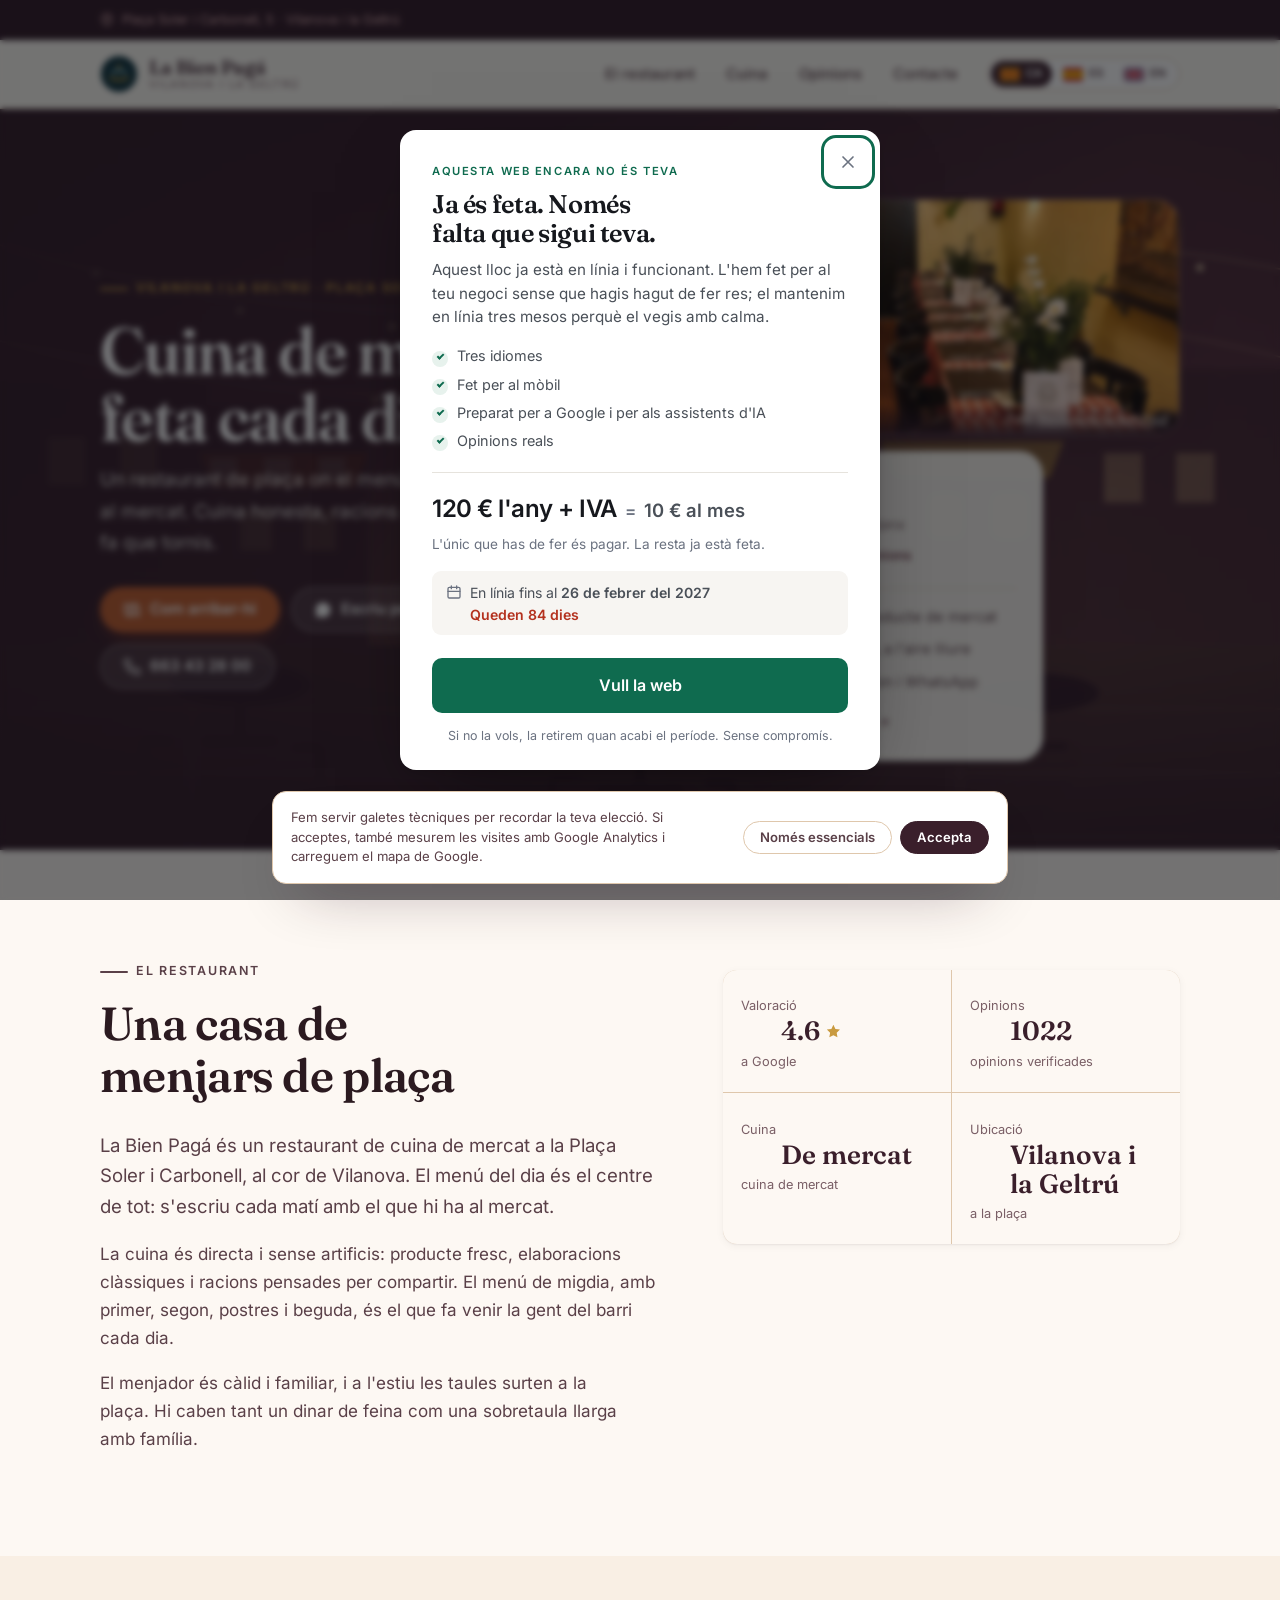
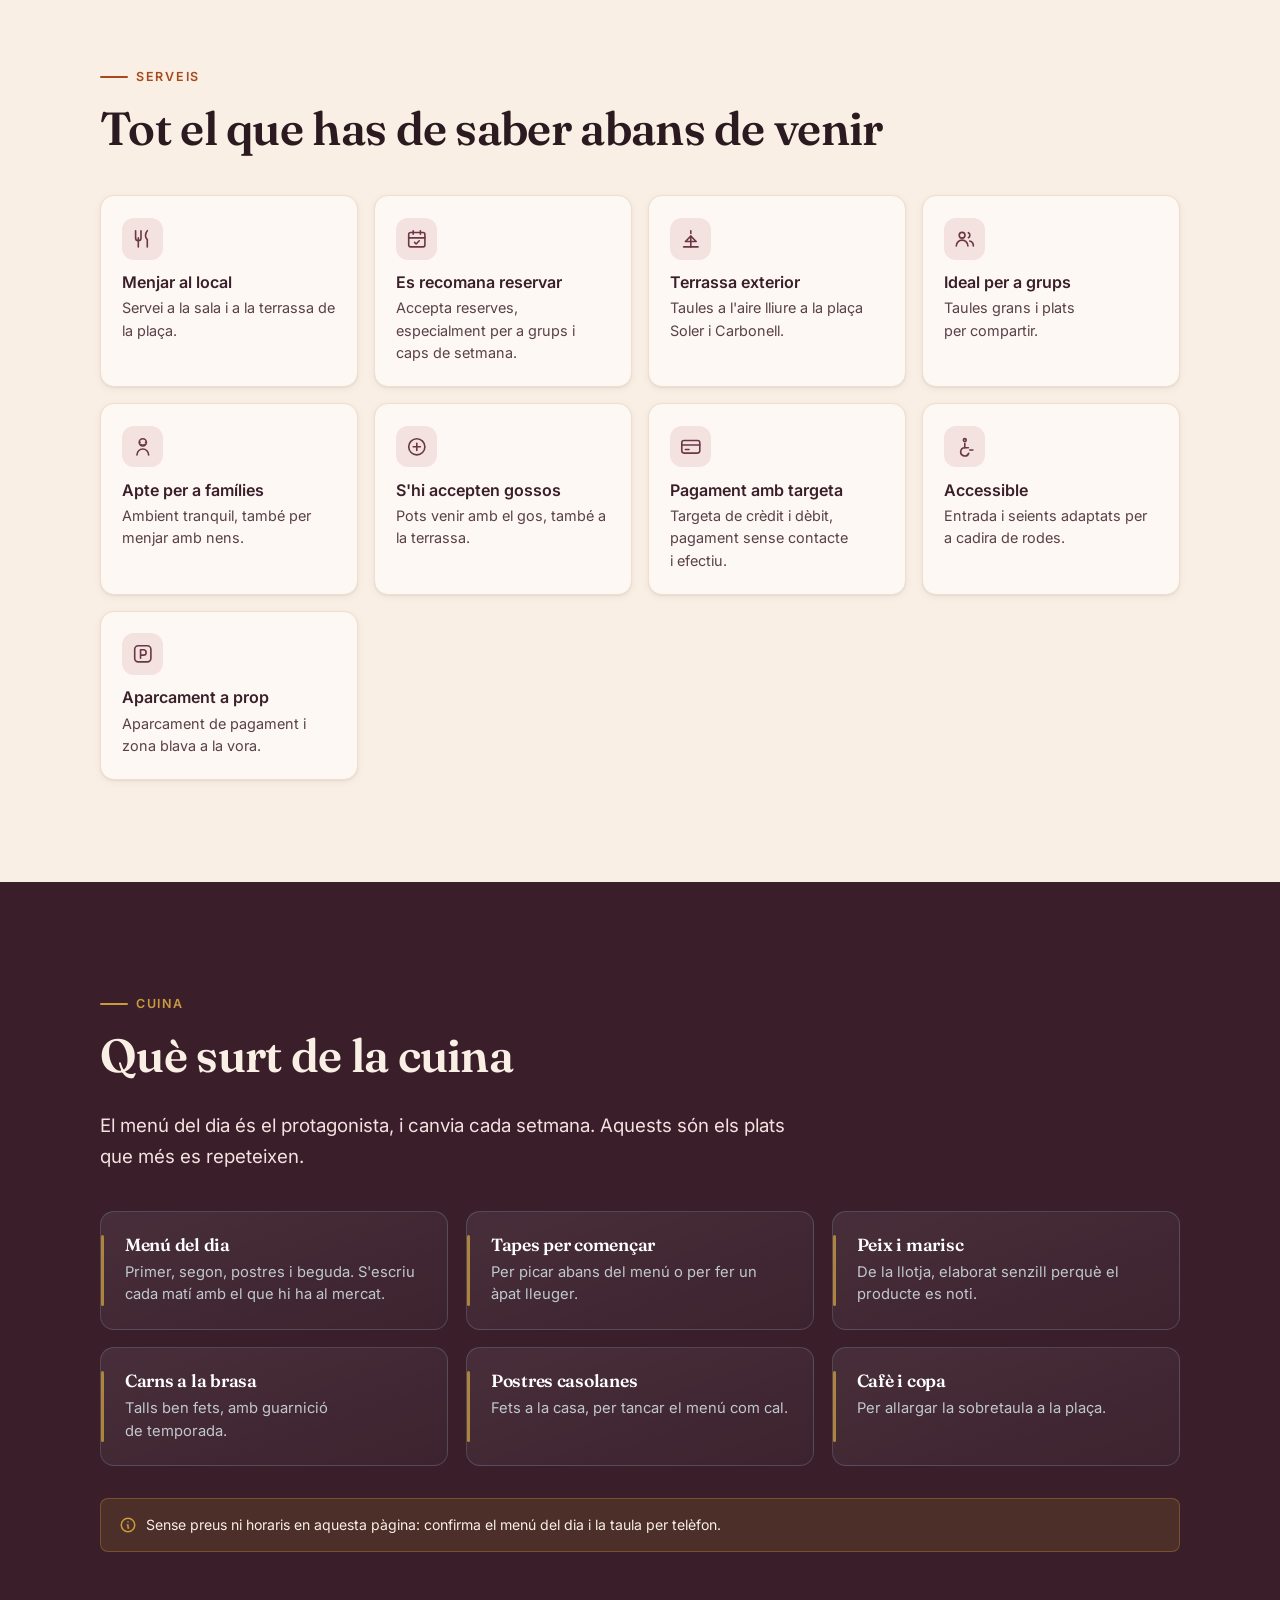
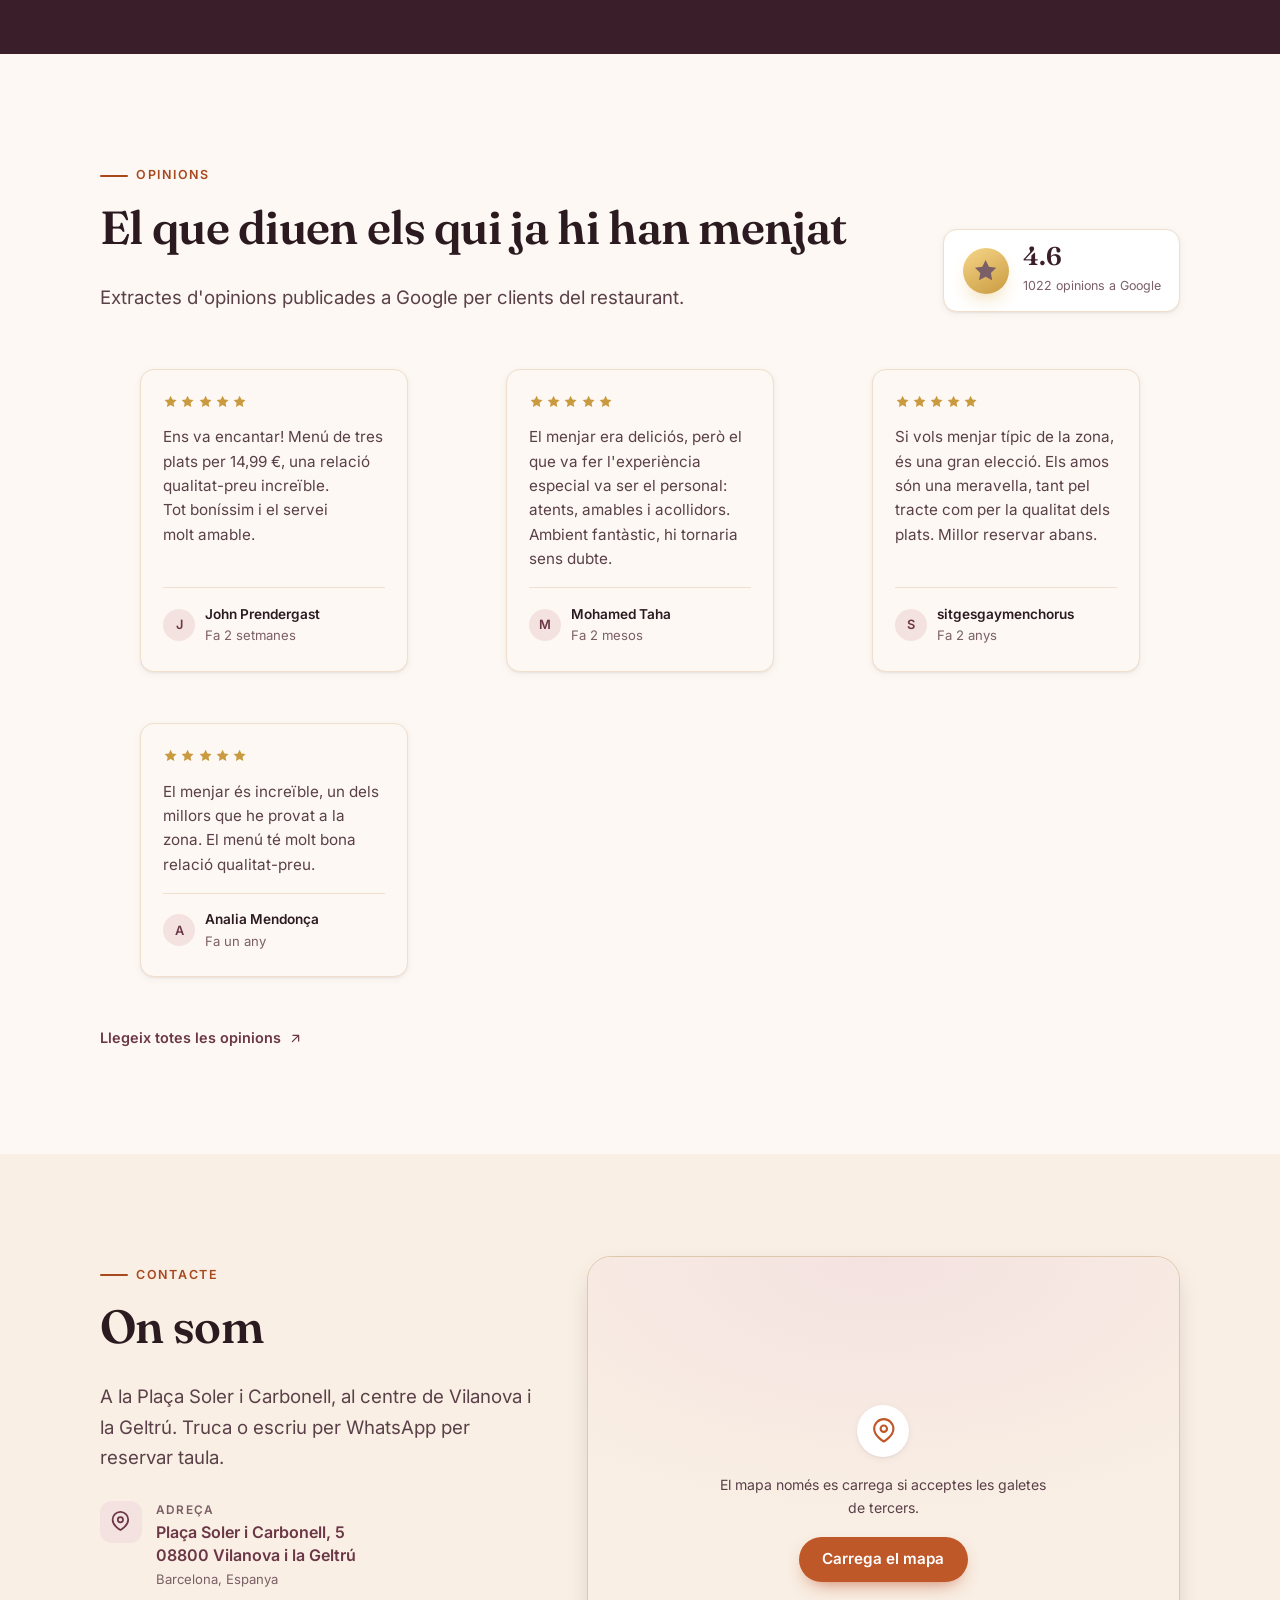
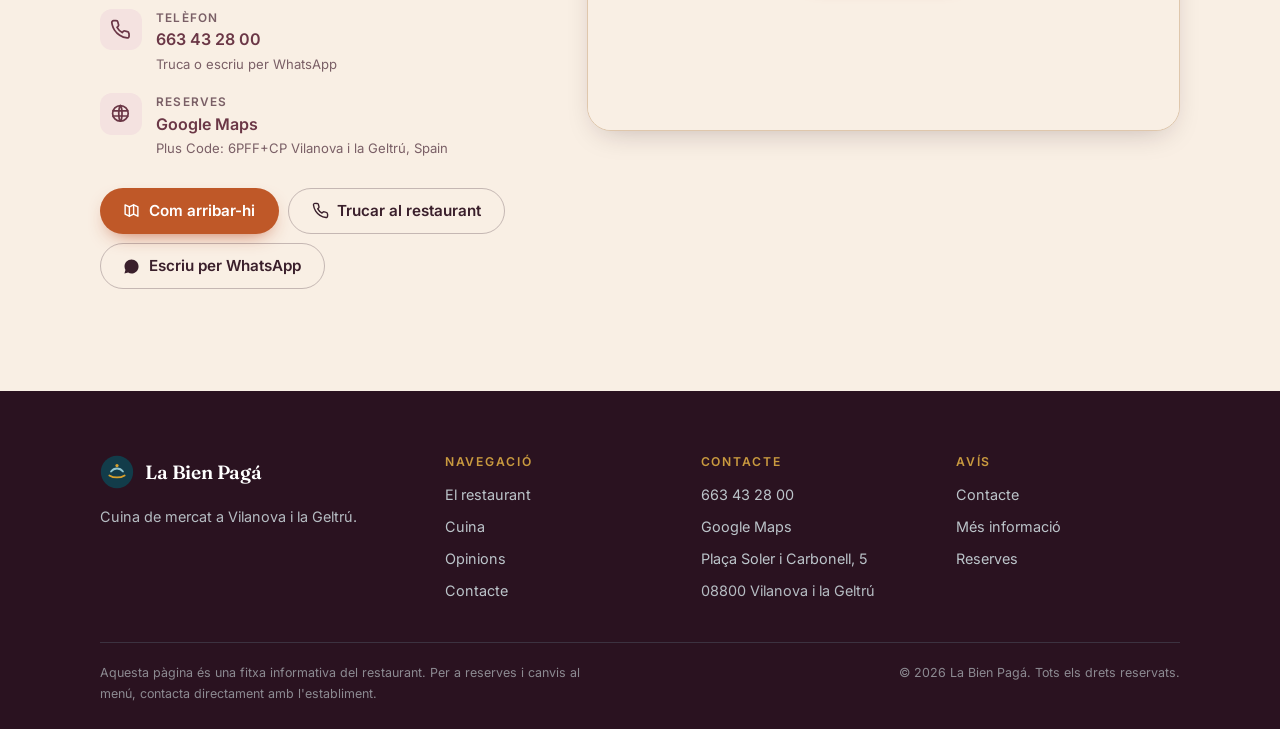
<file: index.html>
<!DOCTYPE html>
<html lang="ca" dir="ltr">
<head>
<meta charset="utf-8">
<meta name="viewport" content="width=device-width, initial-scale=1">
<title>La Bien Pagá · Restaurant de cuina de mercat a Vilanova i la Geltrú</title>
<meta name="description" content="Cuina de mercat i menú diari a la Plaça Soler i Carbonell, 5, Vilanova i la Geltrú. Producte fresc, tracte familiar i terrassa. Reserva per telèfon o WhatsApp: 663 43 28 00.">
<meta name="author" content="La Bien Pagá">
<meta name="theme-color" content="#0a2f3b">
<meta name="robots" content="index, follow">
<link rel="canonical" href="https://labienpaga.vilanovailageltru.info/">

<meta property="og:type" content="restaurant">
<meta property="og:site_name" content="La Bien Pagá">
<meta property="og:title" content="La Bien Pagá · Restaurant de cuina de mercat a Vilanova i la Geltrú">
<meta property="og:description" content="Cuina de mercat i menú diari a la Plaça Soler i Carbonell, 5, Vilanova i la Geltrú. Producte fresc, tracte familiar i terrassa. Reserva per telèfon o WhatsApp: 663 43 28 00.">
<meta property="og:locale" content="ca_ES">
<meta property="og:url" content="https://labienpaga.vilanovailageltru.info/">
<meta property="og:image" content="https://labienpaga.vilanovailageltru.info/assets/img/og-image.jpg">
<meta property="og:image:width" content="1200">
<meta property="og:image:height" content="630">
<meta property="og:image:alt" content="La Bien Pagá, restaurant de cuina de mercat a Vilanova i la Geltrú">
<meta name="twitter:card" content="summary_large_image">
<meta name="twitter:title" content="La Bien Pagá · Restaurant de cuina de mercat a Vilanova i la Geltrú">
<meta name="twitter:description" content="Cuina de mercat i menú diari a la Plaça Soler i Carbonell, 5, Vilanova i la Geltrú. Producte fresc, tracte familiar i terrassa. Reserva per telèfon o WhatsApp: 663 43 28 00.">
<meta name="twitter:image" content="https://labienpaga.vilanovailageltru.info/assets/img/og-image.jpg">


<link rel="alternate" hreflang="ca-ES" href="https://labienpaga.vilanovailageltru.info/">

<link rel="alternate" hreflang="es-ES" href="https://labienpaga.vilanovailageltru.info/es/">

<link rel="alternate" hreflang="en-GB" href="https://labienpaga.vilanovailageltru.info/en/">

<link rel="alternate" hreflang="x-default" href="https://labienpaga.vilanovailageltru.info/">


<link rel="icon" href="./assets/img/favicon.svg" type="image/svg+xml">
<link rel="apple-touch-icon" href="./assets/img/apple-touch-icon.png">
<link rel="manifest" href="./site.webmanifest">
<link rel="preload" href="./assets/fonts/fraunces-latin.woff2" as="font" type="font/woff2" crossorigin>
<link rel="preload" href="./assets/fonts/inter-latin.woff2" as="font" type="font/woff2" crossorigin>
<link rel="stylesheet" href="./assets/css/components.css">
<link rel="stylesheet" href="./assets/css/header-tools.css">
<link rel="stylesheet" href="./assets/css/styles.css">
<link rel="stylesheet" href="./assets/css/offer-panel.css">


<script>
  /* Google Analytics 4 with consent mode. Goes in <head> of every generated page,
     before any other script. Nothing is fetched from Google until the visitor
     accepts, and storage stays denied by default even if the tag loads elsewhere. */
  (function () {
    var ID = 'G-71LT2Q093H';
    var KEY = 'cookie-consent-v1';
    var accepted = false;
    try { accepted = localStorage.getItem(KEY) === 'accepted'; } catch (e) {}

    window.dataLayer = window.dataLayer || [];
    window.gtag = function () { window.dataLayer.push(arguments); };
    gtag('js', new Date());

    gtag('consent', 'default', {
      ad_storage: 'denied',
      ad_user_data: 'denied',
      ad_personalization: 'denied',
      analytics_storage: 'denied'
    });

    function load() {
      if (window.__gaLoaded) return;
      window.__gaLoaded = true;
      var s = document.createElement('script');
      s.async = true;
      s.src = 'https://www.googletagmanager.com/gtag/js?id=' + ID;
      document.head.appendChild(s);
      gtag('config', ID);
    }

    function grant() {
      load();
      gtag('consent', 'update', {
        ad_storage: 'granted',
        ad_user_data: 'granted',
        ad_personalization: 'granted',
        analytics_storage: 'granted'
      });
    }

    /* The cookie banner calls this from BOTH buttons; nothing touches Google before it runs. */
    window.__analyticsConsent = function (isAccepted) {
      try { localStorage.setItem(KEY, isAccepted ? 'accepted' : 'essential'); } catch (e) {}
      if (isAccepted) grant();
    };

    if (accepted) grant();
  })();
</script>
<script type="application/ld+json">
{
  "@context": "https://schema.org",
  "@type": "Restaurant",
  "@id": "https://labienpaga.vilanovailageltru.info/#business",
  "name": "Restaurant La Bien Pagá",
  "url": "https://labienpaga.vilanovailageltru.info",
  "image": "https://labienpaga.vilanovailageltru.info/assets/img/og-image.jpg",
  "telephone": "+34663432800",
  "address": {
    "@type": "PostalAddress",
    "streetAddress": "Plaça Soler i Carbonell, 5",
    "postalCode": "08800",
    "addressLocality": "Vilanova i la Geltrú",
    "addressRegion": "Barcelona",
    "addressCountry": "ES"
  },
  "geo": {
    "@type": "GeoCoordinates",
    "latitude": 41.2235035,
    "longitude": 1.7243039999999998
  },
  "hasMap": "https://maps.google.com/?cid=3513977893940388543&g_mp=Cilnb29nbGUubWFwcy5wbGFjZXMudjEuUGxhY2VzLlNlYXJjaE5lYXJieRACGAQgAA",
  "inLanguage": "ca",
  "servesCuisine": [
    "Mediterranean",
    "Spanish",
    "Tapas"
  ],
  "priceRange": "€€",
  "acceptsReservations": "https://schema.org/True",
  "aggregateRating": {
    "@type": "AggregateRating",
    "ratingValue": 4.6,
    "reviewCount": 1022,
    "bestRating": 5,
    "worstRating": 1
  }
}
</script>
</head>
<body>
<a class="skip-link" href="#main">Ves al contingut principal</a>

<div class="topbar">
  <div class="wrap topbar__inner">
    <p class="topbar__note">
      <svg viewBox="0 0 24 24" width="14" height="14" fill="none" stroke="currentColor" stroke-width="2" stroke-linecap="round" stroke-linejoin="round" aria-hidden="true"><path d="M21 10c0 7-9 12-9 12S3 17 3 10a9 9 0 0 1 18 0Z"/><circle cx="12" cy="10" r="3"/></svg>
      Plaça Soler i Carbonell, 5 · Vilanova i la Geltrú
    </p>
    <nav class="langs" aria-label="Canviar d&#39;idioma">
      
      <a class="langs__link" href="./" hreflang="ca" lang="ca" aria-current="true">
        <span class="langs__flag" aria-hidden="true"><svg viewBox="0 0 24 16"><rect width="24" height="16" fill="#fcdd09"/><g fill="#da121a"><rect y="1.7778" width="24" height="1.7778"/><rect y="5.3334" width="24" height="1.7778"/><rect y="8.889" width="24" height="1.7778"/><rect y="12.4446" width="24" height="1.7778"/></g></svg></span>
        <span class="langs__code">ca</span>
        <span class="sr-only">Català</span>
      </a>
      
      <a class="langs__link" href="./es/" hreflang="es" lang="es">
        <span class="langs__flag" aria-hidden="true"><svg viewBox="0 0 24 16"><rect width="24" height="16" fill="#c60b1e"/><rect y="4" width="24" height="8" fill="#ffc400"/></svg></span>
        <span class="langs__code">es</span>
        <span class="sr-only">Español</span>
      </a>
      
      <a class="langs__link" href="./en/" hreflang="en" lang="en">
        <span class="langs__flag" aria-hidden="true"><svg viewBox="0 0 24 16"><rect width="24" height="16" fill="#00247d"/><path d="M0 0 24 16M24 0 0 16" stroke="#fff" stroke-width="3.2"/><path d="M0 0 24 16M24 0 0 16" stroke="#cf142b" stroke-width="1.6"/><path d="M12 0v16M0 8h24" stroke="#fff" stroke-width="5.2"/><path d="M12 0v16M0 8h24" stroke="#cf142b" stroke-width="3"/></svg></span>
        <span class="langs__code">en</span>
        <span class="sr-only">English</span>
      </a>
      
    </nav>
  </div>
</div>

<header class="header">
  <div class="wrap header__inner">
    <a class="brand" href="./" aria-label="La Bien Pagá — Vilanova i la Geltrú">
      <svg class="brand__mark" viewBox="0 0 40 40" width="38" height="38" aria-hidden="true">
        <circle cx="20" cy="20" r="19" fill="#0a2f3b"/>
        <path d="M11 24c2.6 1.6 5.2 2.4 9 2.4s6.4-.8 9-2.4" stroke="#d9a02c" stroke-width="2.1" fill="none" stroke-linecap="round"/>
        <path d="M13 19.5c1.8-2.4 4-3.6 7-3.6s5.2 1.2 7 3.6" stroke="#8fc4cf" stroke-width="2.1" fill="none" stroke-linecap="round"/>
        <circle cx="20" cy="12.4" r="1.9" fill="#d9a02c"/>
      </svg>
      <span class="brand__text">
        <span class="brand__name">La Bien Pagá</span>
        <span class="brand__sub">Vilanova i la Geltrú</span>
      </span>
    </a>
    <nav class="nav" id="site-nav" data-open="false" aria-label="Navegació principal">
      <ul class="nav__list">
        <li><a class="nav__link" href="#about">El restaurant</a></li>
        <li><a class="nav__link" href="#menu">Cuina</a></li>
        <li><a class="nav__link" href="#reviews">Opinions</a></li>
        <li><a class="nav__link" href="#contact">Contacte</a></li>
      </ul>
    </nav>
    <button class="nav-toggle" type="button" aria-expanded="false" aria-controls="site-nav" aria-label="Obre el menú de navegació">
      <svg viewBox="0 0 24 24" width="22" height="22" fill="none" stroke="currentColor" stroke-width="2" stroke-linecap="round" aria-hidden="true"><path d="M4 7h16M4 12h16M4 17h16"/></svg>
    </button>
  </div>
</header>

<main id="main">

  <section class="hero" aria-labelledby="hero-title">
    <img class="hero__art" src="./assets/img/hero.svg" alt="" width="1600" height="1000" fetchpriority="high" decoding="async" aria-hidden="true">
    <div class="wrap hero__inner">
      <div class="hero__copy">
        <p class="eyebrow hero__eyebrow">Vilanova i la Geltrú · Plaça Soler i Carbonell</p>
        <h1 class="hero__title" id="hero-title">Cuina de mercat, feta cada dia</h1>
        <p class="hero__subtitle">Un restaurant de plaça on el menú canvia amb el que arriba al mercat. Cuina honesta, racions generoses i un tracte que fa que tornis.</p>
        <div class="hero__actions">
          <a class="btn btn--primary" href="https://www.google.com/maps/dir/?api=1&amp;destination=41.2235035,1.7243039999999998" target="_blank" rel="noopener">
            <svg viewBox="0 0 24 24" width="18" height="18" fill="none" stroke="currentColor" stroke-width="2" stroke-linecap="round" stroke-linejoin="round" aria-hidden="true"><path d="M9 20 3 17V4l6 3 6-3 6 3v13l-6-3-6 3Z"/><path d="M9 7v13M15 4v13"/></svg>
            Com arribar-hi
          </a>
          
          <a class="btn btn--light" href="https://wa.me/34663432800" target="_blank" rel="noopener">
            <svg viewBox="0 0 24 24" width="18" height="18" fill="currentColor" aria-hidden="true"><path d="M12.04 2C6.58 2 2.13 6.45 2.13 11.91c0 1.75.46 3.45 1.32 4.95L2 22l5.25-1.38a9.9 9.9 0 0 0 4.79 1.22h.01c5.46 0 9.91-4.45 9.91-9.91S17.5 2 12.04 2Zm4.52 12.09c-.25-.12-1.47-.72-1.69-.81-.23-.08-.39-.12-.56.13-.16.24-.64.8-.79.97-.14.16-.29.19-.54.06-.25-.12-1.05-.39-1.99-1.23-.74-.66-1.23-1.47-1.38-1.72-.14-.25-.01-.38.11-.51.11-.11.25-.29.37-.43.12-.14.16-.25.25-.41.08-.17.04-.31-.02-.43-.06-.12-.56-1.34-.76-1.84-.2-.48-.4-.42-.56-.43h-.47c-.17 0-.43.06-.66.31-.23.25-.87.85-.87 2.07s.89 2.4 1.02 2.56c.12.17 1.75 2.67 4.25 3.74.59.26 1.05.41 1.41.52.59.19 1.13.16 1.56.1.48-.07 1.47-.6 1.68-1.18.21-.58.21-1.07.14-1.18-.06-.1-.22-.16-.47-.28Z"/></svg>
            Escriu per WhatsApp
          </a>
          
          <a class="btn btn--light" href="tel:+34663432800">
            <svg viewBox="0 0 24 24" width="18" height="18" fill="none" stroke="currentColor" stroke-width="2" stroke-linecap="round" stroke-linejoin="round" aria-hidden="true"><path d="M22 16.9v3a2 2 0 0 1-2.2 2 19.8 19.8 0 0 1-8.6-3.1 19.5 19.5 0 0 1-6-6A19.8 19.8 0 0 1 2.1 4.2 2 2 0 0 1 4.1 2h3a2 2 0 0 1 2 1.7c.1.9.4 1.8.7 2.6a2 2 0 0 1-.5 2.1L8.1 9.6a16 16 0 0 0 6 6l1.2-1.2a2 2 0 0 1 2.1-.5c.8.3 1.7.6 2.6.7a2 2 0 0 1 1.7 2.1Z"/></svg>
            663 43 28 00
          </a>
        </div>
      </div>
      <div class="hero__aside">
        
        <figure class="hero__photo">
          <img src="./assets/img/hero-photo.jpg" alt="foto del restaurant" width="900" height="675" fetchpriority="high" decoding="async">
          
          <figcaption data-photo-credit>
            Foto:
            <a href="https://maps.google.com/maps/contrib/108935569555104353866" target="_blank" rel="noopener nofollow">Restaurante La Bien Pagá</a>
          </figcaption>
          
        </figure>
        
        <div class="hero__card">
          <div class="rating">
            <span class="rating__star" aria-hidden="true">
              <svg viewBox="0 0 24 24" fill="currentColor"><path d="M12 2.6l2.9 5.9 6.5.95-4.7 4.6 1.1 6.45L12 17.4l-5.8 3.1 1.1-6.45-4.7-4.6 6.5-.95L12 2.6Z"/></svg>
            </span>
            <div>
              <span class="rating__value">4.6</span>
              <span class="rating__label">valoració mitjana</span>
              <span class="rating__count">
                <svg viewBox="0 0 24 24" width="14" height="14" fill="none" stroke="currentColor" stroke-width="2" stroke-linecap="round" stroke-linejoin="round" aria-hidden="true"><path d="M20 21a8 8 0 0 0-16 0"/><circle cx="12" cy="8" r="4"/></svg>
                1022 opinions
              </span>
            </div>
          </div>
          <ul class="hero__cardList">
            <li>
              <svg viewBox="0 0 24 24" width="17" height="17" fill="none" stroke="currentColor" stroke-width="2" stroke-linecap="round" stroke-linejoin="round" aria-hidden="true"><path d="M3 21h18"/><path d="M5 21V8l7-5 7 5v13"/><path d="M10 21v-6h4v6"/></svg>
              <span>Menú diari amb producte de mercat</span>
            </li>
            <li>
              <svg viewBox="0 0 24 24" width="17" height="17" fill="none" stroke="currentColor" stroke-width="2" stroke-linecap="round" stroke-linejoin="round" aria-hidden="true"><path d="M2 12s3.5-6 10-6 10 6 10 6-3.5 6-10 6-10-6-10-6Z"/><circle cx="12" cy="12" r="2.5"/></svg>
              <span>Terrassa a la plaça, a l&#39;aire lliure</span>
            </li>
            <li>
              <svg viewBox="0 0 24 24" width="17" height="17" fill="none" stroke="currentColor" stroke-width="2" stroke-linecap="round" stroke-linejoin="round" aria-hidden="true"><path d="M12 3c3 4 6 6.6 6 10a6 6 0 0 1-12 0c0-3.4 3-6 6-10Z"/></svg>
              <span>Reserves per telèfon i WhatsApp</span>
            </li>
          </ul>
          <a class="hero__cardLink" href="https://maps.google.com/?cid=3513977893940388543&amp;g_mp=Cilnb29nbGUubWFwcy5wbGFjZXMudjEuUGxhY2VzLlNlYXJjaE5lYXJieRACGAQgAA" target="_blank" rel="noopener">
            Veure la fitxa a Google
            <svg viewBox="0 0 24 24" width="14" height="14" fill="none" stroke="currentColor" stroke-width="2" stroke-linecap="round" stroke-linejoin="round" aria-hidden="true"><path d="M7 17 17 7M8 7h9v9"/></svg>
          </a>
        </div>
      </div>
    </div>
  </section>

  <section class="section" id="about" aria-labelledby="about-title">
    <div class="wrap">
      <div class="about__grid">
        <div class="about__copy reveal">
          <p class="eyebrow">El restaurant</p>
          <h2 class="h2" id="about-title">Una casa de menjars de plaça</h2>
          <p class="lead">La Bien Pagá és un restaurant de cuina de mercat a la Plaça Soler i Carbonell, al cor de Vilanova. El menú del dia és el centre de tot: s&#39;escriu cada matí amb el que hi ha al mercat.</p>
          <p>La cuina és directa i sense artificis: producte fresc, elaboracions clàssiques i racions pensades per compartir. El menú de migdia, amb primer, segon, postres i beguda, és el que fa venir la gent del barri cada dia.</p>
          <p>El menjador és càlid i familiar, i a l&#39;estiu les taules surten a la plaça. Hi caben tant un dinar de feina com una sobretaula llarga amb família.</p>
        </div>
        <div class="reveal">
          <dl class="stats">
            <div class="stat">
              <dt class="stat__label">Valoració</dt>
              <dd class="stat__value">
                4.6
                <svg viewBox="0 0 24 24" fill="currentColor" aria-hidden="true"><path d="M12 2.6l2.9 5.9 6.5.95-4.7 4.6 1.1 6.45L12 17.4l-5.8 3.1 1.1-6.45-4.7-4.6 6.5-.95L12 2.6Z"/></svg>
              </dd>
              <p class="stat__label">a Google</p>
            </div>
            <div class="stat">
              <dt class="stat__label">Opinions</dt>
              <dd class="stat__value">1022</dd>
              <p class="stat__label">opinions verificades</p>
            </div>
            <div class="stat">
              <dt class="stat__label">Cuina</dt>
              <dd class="stat__value">De mercat</dd>
              <p class="stat__label">cuina de mercat</p>
            </div>
            <div class="stat">
              <dt class="stat__label">Ubicació</dt>
              <dd class="stat__value">Vilanova i la Geltrú</dd>
              <p class="stat__label">a la plaça</p>
            </div>
          </dl>
        </div>
      </div>
    </div>
  </section>

  <section class="section section--sand" id="features" aria-labelledby="features-title">
    <div class="wrap">
      <div class="reveal">
        <p class="eyebrow">Serveis</p>
        <h2 class="h2" id="features-title">Tot el que has de saber abans de venir</h2>
      </div>
      <ul class="cards">
        
        <li class="card reveal">
          <span class="card__icon" aria-hidden="true"><svg viewBox="0 0 24 24" fill="none" stroke="currentColor" stroke-width="1.8" stroke-linecap="round" stroke-linejoin="round" aria-hidden="true"><path d="M4 3v8a3 3 0 0 0 6 0V3"/><path d="M7 11v10"/><path d="M17 3c-1.4 1.6-2 3.4-2 5.5S16 12 17 13v8"/></svg></span>
          <h3>Menjar al local</h3>
          <p>Servei a la sala i a la terrassa de la plaça.</p>
        </li>
        
        <li class="card reveal">
          <span class="card__icon" aria-hidden="true"><svg viewBox="0 0 24 24" fill="none" stroke="currentColor" stroke-width="1.8" stroke-linecap="round" stroke-linejoin="round" aria-hidden="true"><rect x="3" y="5" width="18" height="16" rx="2"/><path d="M8 3v4M16 3v4M3 11h18"/><path d="m9.5 16 1.8 1.8 3.4-3.6"/></svg></span>
          <h3>Es recomana reservar</h3>
          <p>Accepta reserves, especialment per a grups i caps de setmana.</p>
        </li>
        
        <li class="card reveal">
          <span class="card__icon" aria-hidden="true"><svg viewBox="0 0 24 24" fill="none" stroke="currentColor" stroke-width="1.8" stroke-linecap="round" stroke-linejoin="round" aria-hidden="true"><path d="M12 3v3"/><path d="M4 21h16"/><path d="M12 21V9"/><path d="M12 9 6 15h12L12 9Z"/></svg></span>
          <h3>Terrassa exterior</h3>
          <p>Taules a l&#39;aire lliure a la plaça Soler i Carbonell.</p>
        </li>
        
        <li class="card reveal">
          <span class="card__icon" aria-hidden="true"><svg viewBox="0 0 24 24" fill="none" stroke="currentColor" stroke-width="1.8" stroke-linecap="round" stroke-linejoin="round" aria-hidden="true"><circle cx="9" cy="8" r="3.2"/><path d="M2.5 20a6.5 6.5 0 0 1 13 0"/><path d="M16 5.2a3.2 3.2 0 0 1 0 5.6"/><path d="M17.5 14.4A5.6 5.6 0 0 1 21.5 20"/></svg></span>
          <h3>Ideal per a grups</h3>
          <p>Taules grans i plats per compartir.</p>
        </li>
        
        <li class="card reveal">
          <span class="card__icon" aria-hidden="true"><svg viewBox="0 0 24 24" fill="none" stroke="currentColor" stroke-width="1.8" stroke-linecap="round" stroke-linejoin="round" aria-hidden="true"><circle cx="12" cy="7" r="4"/><path d="M5.5 21a6.5 6.5 0 0 1 13 0"/><path d="M9 7h.01M15 7h.01"/><path d="M10 9.5c1.2.9 2.8.9 4 0"/></svg></span>
          <h3>Apte per a famílies</h3>
          <p>Ambient tranquil, també per menjar amb nens.</p>
        </li>
        
        <li class="card reveal">
          <span class="card__icon" aria-hidden="true"><svg viewBox="0 0 24 24" fill="none" stroke="currentColor" stroke-width="1.8" stroke-linecap="round" stroke-linejoin="round" aria-hidden="true"><circle cx="12" cy="12" r="9"/><path d="M12 8v8M8 12h8"/></svg></span>
          <h3>S&#39;hi accepten gossos</h3>
          <p>Pots venir amb el gos, també a la terrassa.</p>
        </li>
        
        <li class="card reveal">
          <span class="card__icon" aria-hidden="true"><svg viewBox="0 0 24 24" fill="none" stroke="currentColor" stroke-width="1.8" stroke-linecap="round" stroke-linejoin="round" aria-hidden="true"><rect x="2" y="5" width="20" height="14" rx="2.5"/><path d="M2 10h20"/><path d="M6 15h4"/></svg></span>
          <h3>Pagament amb targeta</h3>
          <p>Targeta de crèdit i dèbit, pagament sense contacte i efectiu.</p>
        </li>
        
        <li class="card reveal">
          <span class="card__icon" aria-hidden="true"><svg viewBox="0 0 24 24" fill="none" stroke="currentColor" stroke-width="1.8" stroke-linecap="round" stroke-linejoin="round" aria-hidden="true"><circle cx="12" cy="4.5" r="1.6"/><path d="M12 8v5h4"/><path d="M12 13a4.6 4.6 0 1 0 4.3 6.3"/><path d="M17.5 15.5h3.5"/></svg></span>
          <h3>Accessible</h3>
          <p>Entrada i seients adaptats per a cadira de rodes.</p>
        </li>
        
        <li class="card reveal">
          <span class="card__icon" aria-hidden="true"><svg viewBox="0 0 24 24" fill="none" stroke="currentColor" stroke-width="1.8" stroke-linecap="round" stroke-linejoin="round" aria-hidden="true"><rect x="3" y="3" width="18" height="18" rx="4"/><path d="M9.5 17V7.5h3.2a3 3 0 0 1 0 6H9.5"/></svg></span>
          <h3>Aparcament a prop</h3>
          <p>Aparcament de pagament i zona blava a la vora.</p>
        </li>
        
      </ul>
    </div>
  </section>

  <section class="section section--sea" id="menu" aria-labelledby="menu-title">
    <div class="wrap">
      <div class="reveal">
        <p class="eyebrow">Cuina</p>
        <h2 class="h2" id="menu-title">Què surt de la cuina</h2>
        <p class="lead">El menú del dia és el protagonista, i canvia cada setmana. Aquests són els plats que més es repeteixen.</p>
      </div>
      <ul class="menu-grid">
        
        <li class="dish reveal">
          <h3>Menú del dia</h3>
          <p>Primer, segon, postres i beguda. S&#39;escriu cada matí amb el que hi ha al mercat.</p>
        </li>
        
        <li class="dish reveal">
          <h3>Tapes per començar</h3>
          <p>Per picar abans del menú o per fer un àpat lleuger.</p>
        </li>
        
        <li class="dish reveal">
          <h3>Peix i marisc</h3>
          <p>De la llotja, elaborat senzill perquè el producte es noti.</p>
        </li>
        
        <li class="dish reveal">
          <h3>Carns a la brasa</h3>
          <p>Talls ben fets, amb guarnició de temporada.</p>
        </li>
        
        <li class="dish reveal">
          <h3>Postres casolanes</h3>
          <p>Fets a la casa, per tancar el menú com cal.</p>
        </li>
        
        <li class="dish reveal">
          <h3>Cafè i copa</h3>
          <p>Per allargar la sobretaula a la plaça.</p>
        </li>
        
      </ul>
      <p class="menu-note">
        <svg viewBox="0 0 24 24" width="18" height="18" fill="none" stroke="currentColor" stroke-width="2" stroke-linecap="round" stroke-linejoin="round" aria-hidden="true"><circle cx="12" cy="12" r="9"/><path d="M12 8h.01M11 12h1v4h1"/></svg>
        Sense preus ni horaris en aquesta pàgina: confirma el menú del dia i la taula per telèfon.
      </p>
    </div>
  </section>

  <section class="section" id="reviews" aria-labelledby="reviews-title">
    <div class="wrap">
      <div class="reviews__head reveal">
        <div>
          <p class="eyebrow">Opinions</p>
          <h2 class="h2" id="reviews-title">El que diuen els qui ja hi han menjat</h2>
          <p class="lead">Extractes d&#39;opinions publicades a Google per clients del restaurant.</p>
        </div>
        <div class="reviews__score">
          <span class="rating__star" aria-hidden="true">
            <svg viewBox="0 0 24 24" fill="currentColor"><path d="M12 2.6l2.9 5.9 6.5.95-4.7 4.6 1.1 6.45L12 17.4l-5.8 3.1 1.1-6.45-4.7-4.6 6.5-.95L12 2.6Z"/></svg>
          </span>
          <div>
            <b>4.6</b>
            <span>1022 opinions a Google</span>
          </div>
        </div>
      </div>
      <div class="quotes">
        
        <figure class="quote reveal">
          <div class="quote__stars" aria-label="5 de 5 estrelles">
            <svg viewBox="0 0 24 24" fill="currentColor" aria-hidden="true"><path d="M12 2.6l2.9 5.9 6.5.95-4.7 4.6 1.1 6.45L12 17.4l-5.8 3.1 1.1-6.45-4.7-4.6 6.5-.95L12 2.6Z"/></svg><svg viewBox="0 0 24 24" fill="currentColor" aria-hidden="true"><path d="M12 2.6l2.9 5.9 6.5.95-4.7 4.6 1.1 6.45L12 17.4l-5.8 3.1 1.1-6.45-4.7-4.6 6.5-.95L12 2.6Z"/></svg><svg viewBox="0 0 24 24" fill="currentColor" aria-hidden="true"><path d="M12 2.6l2.9 5.9 6.5.95-4.7 4.6 1.1 6.45L12 17.4l-5.8 3.1 1.1-6.45-4.7-4.6 6.5-.95L12 2.6Z"/></svg><svg viewBox="0 0 24 24" fill="currentColor" aria-hidden="true"><path d="M12 2.6l2.9 5.9 6.5.95-4.7 4.6 1.1 6.45L12 17.4l-5.8 3.1 1.1-6.45-4.7-4.6 6.5-.95L12 2.6Z"/></svg><svg viewBox="0 0 24 24" fill="currentColor" aria-hidden="true"><path d="M12 2.6l2.9 5.9 6.5.95-4.7 4.6 1.1 6.45L12 17.4l-5.8 3.1 1.1-6.45-4.7-4.6 6.5-.95L12 2.6Z"/></svg>
          </div>
          <blockquote><p>Ens va encantar! Menú de tres plats per 14,99 €, una relació qualitat-preu increïble. Tot boníssim i el servei molt amable.</p></blockquote>
          <figcaption>
            <span class="quote__avatar" aria-hidden="true">J</span>
            <span>
              <strong>John Prendergast</strong>
              Fa 2 setmanes
            </span>
          </figcaption>
        </figure>
        
        <figure class="quote reveal">
          <div class="quote__stars" aria-label="5 de 5 estrelles">
            <svg viewBox="0 0 24 24" fill="currentColor" aria-hidden="true"><path d="M12 2.6l2.9 5.9 6.5.95-4.7 4.6 1.1 6.45L12 17.4l-5.8 3.1 1.1-6.45-4.7-4.6 6.5-.95L12 2.6Z"/></svg><svg viewBox="0 0 24 24" fill="currentColor" aria-hidden="true"><path d="M12 2.6l2.9 5.9 6.5.95-4.7 4.6 1.1 6.45L12 17.4l-5.8 3.1 1.1-6.45-4.7-4.6 6.5-.95L12 2.6Z"/></svg><svg viewBox="0 0 24 24" fill="currentColor" aria-hidden="true"><path d="M12 2.6l2.9 5.9 6.5.95-4.7 4.6 1.1 6.45L12 17.4l-5.8 3.1 1.1-6.45-4.7-4.6 6.5-.95L12 2.6Z"/></svg><svg viewBox="0 0 24 24" fill="currentColor" aria-hidden="true"><path d="M12 2.6l2.9 5.9 6.5.95-4.7 4.6 1.1 6.45L12 17.4l-5.8 3.1 1.1-6.45-4.7-4.6 6.5-.95L12 2.6Z"/></svg><svg viewBox="0 0 24 24" fill="currentColor" aria-hidden="true"><path d="M12 2.6l2.9 5.9 6.5.95-4.7 4.6 1.1 6.45L12 17.4l-5.8 3.1 1.1-6.45-4.7-4.6 6.5-.95L12 2.6Z"/></svg>
          </div>
          <blockquote><p>El menjar era deliciós, però el que va fer l&#39;experiència especial va ser el personal: atents, amables i acollidors. Ambient fantàstic, hi tornaria sens dubte.</p></blockquote>
          <figcaption>
            <span class="quote__avatar" aria-hidden="true">M</span>
            <span>
              <strong>Mohamed Taha</strong>
              Fa 2 mesos
            </span>
          </figcaption>
        </figure>
        
        <figure class="quote reveal">
          <div class="quote__stars" aria-label="5 de 5 estrelles">
            <svg viewBox="0 0 24 24" fill="currentColor" aria-hidden="true"><path d="M12 2.6l2.9 5.9 6.5.95-4.7 4.6 1.1 6.45L12 17.4l-5.8 3.1 1.1-6.45-4.7-4.6 6.5-.95L12 2.6Z"/></svg><svg viewBox="0 0 24 24" fill="currentColor" aria-hidden="true"><path d="M12 2.6l2.9 5.9 6.5.95-4.7 4.6 1.1 6.45L12 17.4l-5.8 3.1 1.1-6.45-4.7-4.6 6.5-.95L12 2.6Z"/></svg><svg viewBox="0 0 24 24" fill="currentColor" aria-hidden="true"><path d="M12 2.6l2.9 5.9 6.5.95-4.7 4.6 1.1 6.45L12 17.4l-5.8 3.1 1.1-6.45-4.7-4.6 6.5-.95L12 2.6Z"/></svg><svg viewBox="0 0 24 24" fill="currentColor" aria-hidden="true"><path d="M12 2.6l2.9 5.9 6.5.95-4.7 4.6 1.1 6.45L12 17.4l-5.8 3.1 1.1-6.45-4.7-4.6 6.5-.95L12 2.6Z"/></svg><svg viewBox="0 0 24 24" fill="currentColor" aria-hidden="true"><path d="M12 2.6l2.9 5.9 6.5.95-4.7 4.6 1.1 6.45L12 17.4l-5.8 3.1 1.1-6.45-4.7-4.6 6.5-.95L12 2.6Z"/></svg>
          </div>
          <blockquote><p>Si vols menjar típic de la zona, és una gran elecció. Els amos són una meravella, tant pel tracte com per la qualitat dels plats. Millor reservar abans.</p></blockquote>
          <figcaption>
            <span class="quote__avatar" aria-hidden="true">S</span>
            <span>
              <strong>sitgesgaymenchorus</strong>
              Fa 2 anys
            </span>
          </figcaption>
        </figure>
        
        <figure class="quote reveal">
          <div class="quote__stars" aria-label="5 de 5 estrelles">
            <svg viewBox="0 0 24 24" fill="currentColor" aria-hidden="true"><path d="M12 2.6l2.9 5.9 6.5.95-4.7 4.6 1.1 6.45L12 17.4l-5.8 3.1 1.1-6.45-4.7-4.6 6.5-.95L12 2.6Z"/></svg><svg viewBox="0 0 24 24" fill="currentColor" aria-hidden="true"><path d="M12 2.6l2.9 5.9 6.5.95-4.7 4.6 1.1 6.45L12 17.4l-5.8 3.1 1.1-6.45-4.7-4.6 6.5-.95L12 2.6Z"/></svg><svg viewBox="0 0 24 24" fill="currentColor" aria-hidden="true"><path d="M12 2.6l2.9 5.9 6.5.95-4.7 4.6 1.1 6.45L12 17.4l-5.8 3.1 1.1-6.45-4.7-4.6 6.5-.95L12 2.6Z"/></svg><svg viewBox="0 0 24 24" fill="currentColor" aria-hidden="true"><path d="M12 2.6l2.9 5.9 6.5.95-4.7 4.6 1.1 6.45L12 17.4l-5.8 3.1 1.1-6.45-4.7-4.6 6.5-.95L12 2.6Z"/></svg><svg viewBox="0 0 24 24" fill="currentColor" aria-hidden="true"><path d="M12 2.6l2.9 5.9 6.5.95-4.7 4.6 1.1 6.45L12 17.4l-5.8 3.1 1.1-6.45-4.7-4.6 6.5-.95L12 2.6Z"/></svg>
          </div>
          <blockquote><p>El menjar és increïble, un dels millors que he provat a la zona. El menú té molt bona relació qualitat-preu.</p></blockquote>
          <figcaption>
            <span class="quote__avatar" aria-hidden="true">A</span>
            <span>
              <strong>Analia Mendonça</strong>
              Fa un any
            </span>
          </figcaption>
        </figure>
        
      </div>
      <a class="reviews__all" href="https://www.google.com/maps/place//data=!4m4!3m3!1s0x12a386fcb1c0196f:0x30c42846d4e462bf!9m1!1b1?g_mp=Cilnb29nbGUubWFwcy5wbGFjZXMudjEuUGxhY2VzLlNlYXJjaE5lYXJieRACGAQgAA" target="_blank" rel="noopener">
        Llegeix totes les opinions
        <svg viewBox="0 0 24 24" width="15" height="15" fill="none" stroke="currentColor" stroke-width="2" stroke-linecap="round" stroke-linejoin="round" aria-hidden="true"><path d="M7 17 17 7M8 7h9v9"/></svg>
      </a>
    </div>
  </section>

  <section class="section section--sand" id="contact" aria-labelledby="contact-title">
    <div class="wrap">
      <div class="contact__grid">
        <div class="reveal">
          <p class="eyebrow">Contacte</p>
          <h2 class="h2" id="contact-title">On som</h2>
          <p class="lead">A la Plaça Soler i Carbonell, al centre de Vilanova i la Geltrú. Truca o escriu per WhatsApp per reservar taula.</p>

          <div class="contact-list">
            <div class="contact-item">
              <span class="contact-item__icon" aria-hidden="true">
                <svg viewBox="0 0 24 24" fill="none" stroke="currentColor" stroke-width="2" stroke-linecap="round" stroke-linejoin="round"><path d="M21 10c0 7-9 12-9 12S3 17 3 10a9 9 0 0 1 18 0Z"/><circle cx="12" cy="10" r="3"/></svg>
              </span>
              <div>
                <div class="contact-item__label">Adreça</div>
                <div class="contact-item__value">
                  <a href="https://www.google.com/maps/dir/?api=1&amp;destination=41.2235035,1.7243039999999998" target="_blank" rel="noopener">Plaça Soler i Carbonell, 5<br>08800 Vilanova i la Geltrú</a>
                </div>
                <div class="contact-item__meta">Barcelona, Espanya</div>
              </div>
            </div>

            <div class="contact-item">
              <span class="contact-item__icon" aria-hidden="true">
                <svg viewBox="0 0 24 24" fill="none" stroke="currentColor" stroke-width="2" stroke-linecap="round" stroke-linejoin="round"><path d="M22 16.9v3a2 2 0 0 1-2.2 2 19.8 19.8 0 0 1-8.6-3.1 19.5 19.5 0 0 1-6-6A19.8 19.8 0 0 1 2.1 4.2 2 2 0 0 1 4.1 2h3a2 2 0 0 1 2 1.7c.1.9.4 1.8.7 2.6a2 2 0 0 1-.5 2.1L8.1 9.6a16 16 0 0 0 6 6l1.2-1.2a2 2 0 0 1 2.1-.5c.8.3 1.7.6 2.6.7a2 2 0 0 1 1.7 2.1Z"/></svg>
              </span>
              <div>
                <div class="contact-item__label">Telèfon</div>
                <div class="contact-item__value"><a href="tel:+34663432800">663 43 28 00</a></div>
                <div class="contact-item__meta">Truca o escriu per WhatsApp</div>
              </div>
            </div>

            <div class="contact-item">
              <span class="contact-item__icon" aria-hidden="true">
                <svg viewBox="0 0 24 24" fill="none" stroke="currentColor" stroke-width="2" stroke-linecap="round" stroke-linejoin="round"><circle cx="12" cy="12" r="9"/><path d="M3.5 9h17M3.5 15h17"/><path d="M12 3c2.5 3 2.5 15 0 18M12 3c-2.5 3-2.5 15 0 18"/></svg>
              </span>
              <div>
                <div class="contact-item__label">Reserves</div>
                <div class="contact-item__value"><a href="https://maps.google.com/?cid=3513977893940388543&amp;g_mp=Cilnb29nbGUubWFwcy5wbGFjZXMudjEuUGxhY2VzLlNlYXJjaE5lYXJieRACGAQgAA" target="_blank" rel="noopener nofollow">Google Maps</a></div>
                <div class="contact-item__meta">Plus Code: 6PFF+CP Vilanova i la Geltrú, Spain</div>
              </div>
            </div>
          </div>

          <div class="contact__actions">
            <a class="btn btn--primary" href="https://www.google.com/maps/dir/?api=1&amp;destination=41.2235035,1.7243039999999998" target="_blank" rel="noopener">
              <svg viewBox="0 0 24 24" width="17" height="17" fill="none" stroke="currentColor" stroke-width="2" stroke-linecap="round" stroke-linejoin="round" aria-hidden="true"><path d="M9 20 3 17V4l6 3 6-3 6 3v13l-6-3-6 3Z"/><path d="M9 7v13M15 4v13"/></svg>
              Com arribar-hi
            </a>
            <a class="btn btn--ghost" href="tel:+34663432800">
              <svg viewBox="0 0 24 24" width="17" height="17" fill="none" stroke="currentColor" stroke-width="2" stroke-linecap="round" stroke-linejoin="round" aria-hidden="true"><path d="M22 16.9v3a2 2 0 0 1-2.2 2 19.8 19.8 0 0 1-8.6-3.1 19.5 19.5 0 0 1-6-6A19.8 19.8 0 0 1 2.1 4.2 2 2 0 0 1 4.1 2h3a2 2 0 0 1 2 1.7c.1.9.4 1.8.7 2.6a2 2 0 0 1-.5 2.1L8.1 9.6a16 16 0 0 0 6 6l1.2-1.2a2 2 0 0 1 2.1-.5c.8.3 1.7.6 2.6.7a2 2 0 0 1 1.7 2.1Z"/></svg>
              Trucar al restaurant
            </a>
            
            <a class="btn btn--ghost" href="https://wa.me/34663432800" target="_blank" rel="noopener">
              <svg viewBox="0 0 24 24" width="17" height="17" fill="currentColor" aria-hidden="true"><path d="M12.04 2C6.58 2 2.13 6.45 2.13 11.91c0 1.75.46 3.45 1.32 4.95L2 22l5.25-1.38a9.9 9.9 0 0 0 4.79 1.22h.01c5.46 0 9.91-4.45 9.91-9.91S17.5 2 12.04 2Zm4.52 12.09c-.25-.12-1.47-.72-1.69-.81-.23-.08-.39-.12-.56.13-.16.24-.64.8-.79.97-.14.16-.29.19-.54.06-.25-.12-1.05-.39-1.99-1.23-.74-.66-1.23-1.47-1.38-1.72-.14-.25-.01-.38.11-.51.11-.11.25-.29.37-.43.12-.14.16-.25.25-.41.08-.17.04-.31-.02-.43-.06-.12-.56-1.34-.76-1.84-.2-.48-.4-.42-.56-.43h-.47c-.17 0-.43.06-.66.31-.23.25-.87.85-.87 2.07s.89 2.4 1.02 2.56c.12.17 1.75 2.67 4.25 3.74.59.26 1.05.41 1.41.52.59.19 1.13.16 1.56.1.48-.07 1.47-.6 1.68-1.18.21-.58.21-1.07.14-1.18-.06-.1-.22-.16-.47-.28Z"/></svg>
              Escriu per WhatsApp
            </a>
            
          </div>
        </div>

        <div class="map-shell" id="map-shell" data-map-loaded="false">
          <div class="map-placeholder">
            <div class="map-placeholder__inner">
              <span class="map-placeholder__pin" aria-hidden="true">
                <svg viewBox="0 0 24 24" fill="none" stroke="currentColor" stroke-width="2" stroke-linecap="round" stroke-linejoin="round"><path d="M21 10c0 7-9 12-9 12S3 17 3 10a9 9 0 0 1 18 0Z"/><circle cx="12" cy="10" r="3"/></svg>
              </span>
              <p>El mapa només es carrega si acceptes les galetes de tercers.</p>
              <button class="btn btn--primary" type="button" data-map-load>Carrega el mapa</button>
            </div>
          </div>
          <template id="map-template">
            <iframe title="Mapa amb la ubicació de La Bien Pagá a Vilanova i la Geltrú" src="https://www.google.com/maps?q=41.2235035,1.7243039999999998&amp;hl=ca&amp;z=16&amp;output=embed" width="600" height="480" loading="lazy" referrerpolicy="no-referrer-when-downgrade" allowfullscreen></iframe>
          </template>
        </div>
      </div>
    </div>
  </section>

</main>

<footer class="footer">
  <div class="wrap">
    <div class="footer__grid">
      <div>
        <a class="brand" href="./">
          <svg class="brand__mark" viewBox="0 0 40 40" width="34" height="34" aria-hidden="true">
            <circle cx="20" cy="20" r="19" fill="#123c4a"/>
            <path d="M11 24c2.6 1.6 5.2 2.4 9 2.4s6.4-.8 9-2.4" stroke="#d9a02c" stroke-width="2.1" fill="none" stroke-linecap="round"/>
            <path d="M13 19.5c1.8-2.4 4-3.6 7-3.6s5.2 1.2 7 3.6" stroke="#8fc4cf" stroke-width="2.1" fill="none" stroke-linecap="round"/>
            <circle cx="20" cy="12.4" r="1.9" fill="#d9a02c"/>
          </svg>
          <span class="brand__text"><span class="brand__name">La Bien Pagá</span></span>
        </a>
        <p>Cuina de mercat a Vilanova i la Geltrú.</p>
      </div>
      <div>
        <h2>Navegació</h2>
        <ul>
          <li><a href="#about">El restaurant</a></li>
          <li><a href="#menu">Cuina</a></li>
          <li><a href="#reviews">Opinions</a></li>
          <li><a href="#contact">Contacte</a></li>
        </ul>
      </div>
      <div>
        <h2>Contacte</h2>
        <ul>
          <li><a href="tel:+34663432800">663 43 28 00</a></li>
          <li><a href="https://maps.google.com/?cid=3513977893940388543&amp;g_mp=Cilnb29nbGUubWFwcy5wbGFjZXMudjEuUGxhY2VzLlNlYXJjaE5lYXJieRACGAQgAA" target="_blank" rel="noopener nofollow">Google Maps</a></li>
          <li><a href="https://www.google.com/maps/dir/?api=1&amp;destination=41.2235035,1.7243039999999998" target="_blank" rel="noopener">Plaça Soler i Carbonell, 5</a></li>
          <li>08800 Vilanova i la Geltrú</li>
        </ul>
      </div>
      <div>
        <h2>Avís</h2>
        <ul>
          <li><a href="#contact">Contacte</a></li>
          <li><a href="#" data-cookie-open>Més informació</a></li>
          <li><a href="https://maps.google.com/?cid=3513977893940388543&amp;g_mp=Cilnb29nbGUubWFwcy5wbGFjZXMudjEuUGxhY2VzLlNlYXJjaE5lYXJieRACGAQgAA" target="_blank" rel="noopener nofollow">Reserves</a></li>
        </ul>
      </div>
    </div>
    <div class="footer__legal">
      <p>Aquesta pàgina és una fitxa informativa del restaurant. Per a reserves i canvis al menú, contacta directament amb l&#39;establiment.</p>
      <p>© <span id="year">2026</span> La Bien Pagá. Tots els drets reservats.</p>
    </div>
  </div>
</footer>

<div class="cookiebar" id="cookiebar" role="region" aria-label="Més informació" data-visible="false">
  <p>Fem servir galetes tècniques per recordar la teva elecció. Si acceptes, també mesurem les visites amb Google Analytics i carreguem el mapa de Google.</p>
  <div class="cookiebar__actions">
    <button class="btn cookiebar__reject" type="button" data-cookie="essential">Només essencials</button>
    <button class="btn cookiebar__accept" type="button" data-cookie="accept">Accepta</button>
  </div>
</div>

<script src="./assets/js/components.js" defer></script>
<script src="./assets/js/main.js" defer></script>

<script type="application/json" id="sm-offer-config">{"offerEnds":"2027-02-26","offerEndsLabel":"26 de febrer del 2027","buyUrl":"","offerEmail":"","phoneE164":"+34663432800","copy":{"kicker":"Aquesta web encara no és teva","title":"Ja és feta. Només falta que sigui teva.","lead":"Aquest lloc ja està en línia i funcionant. L'hem fet per al teu negoci sense que hagis hagut de fer res; el mantenim en línia tres mesos perquè el vegis amb calma.","features":["Tres idiomes","Fet per al mòbil","Preparat per a Google i per als assistents d'IA","Opinions reals"],"priceYear":"120 € l'any + IVA","priceMonth":"10 € al mes","priceNote":"L'únic que has de fer és pagar. La resta ja està feta.","until":"En línia fins al","days":"Queden {n} dies","cta":"Vull la web","buy":"Vull la web","buyPhone":"Truca i queda-te-la","contact":"Parla amb nosaltres","call":"Truca'ns","close":"Tanca","pill":"Aquesta web encara no és teva","foot":"Si no la vols, la retirem quan acabi el període. Sense compromís."}}</script>
<script src="./assets/js/offer-panel.js" defer></script>

<script src="./assets/js/header-tools.js" defer></script>
</body>
</html>
</file>
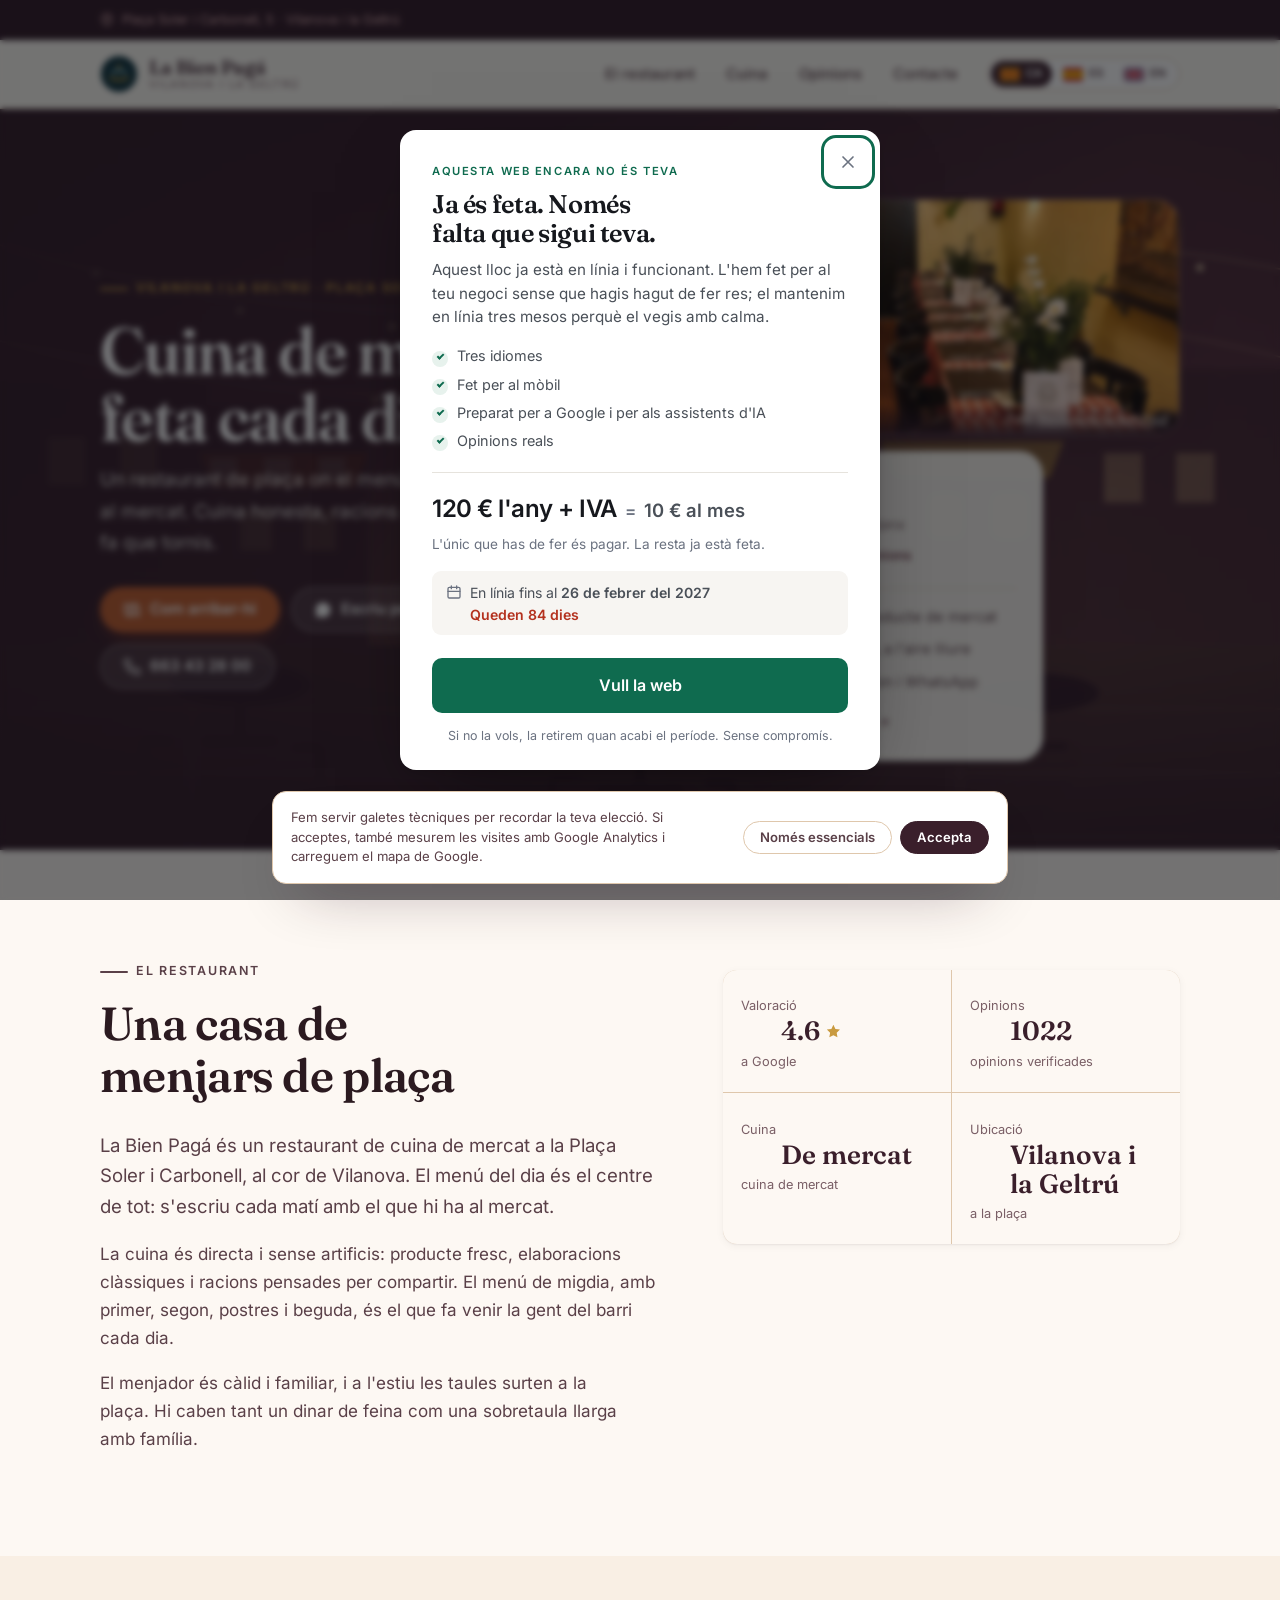
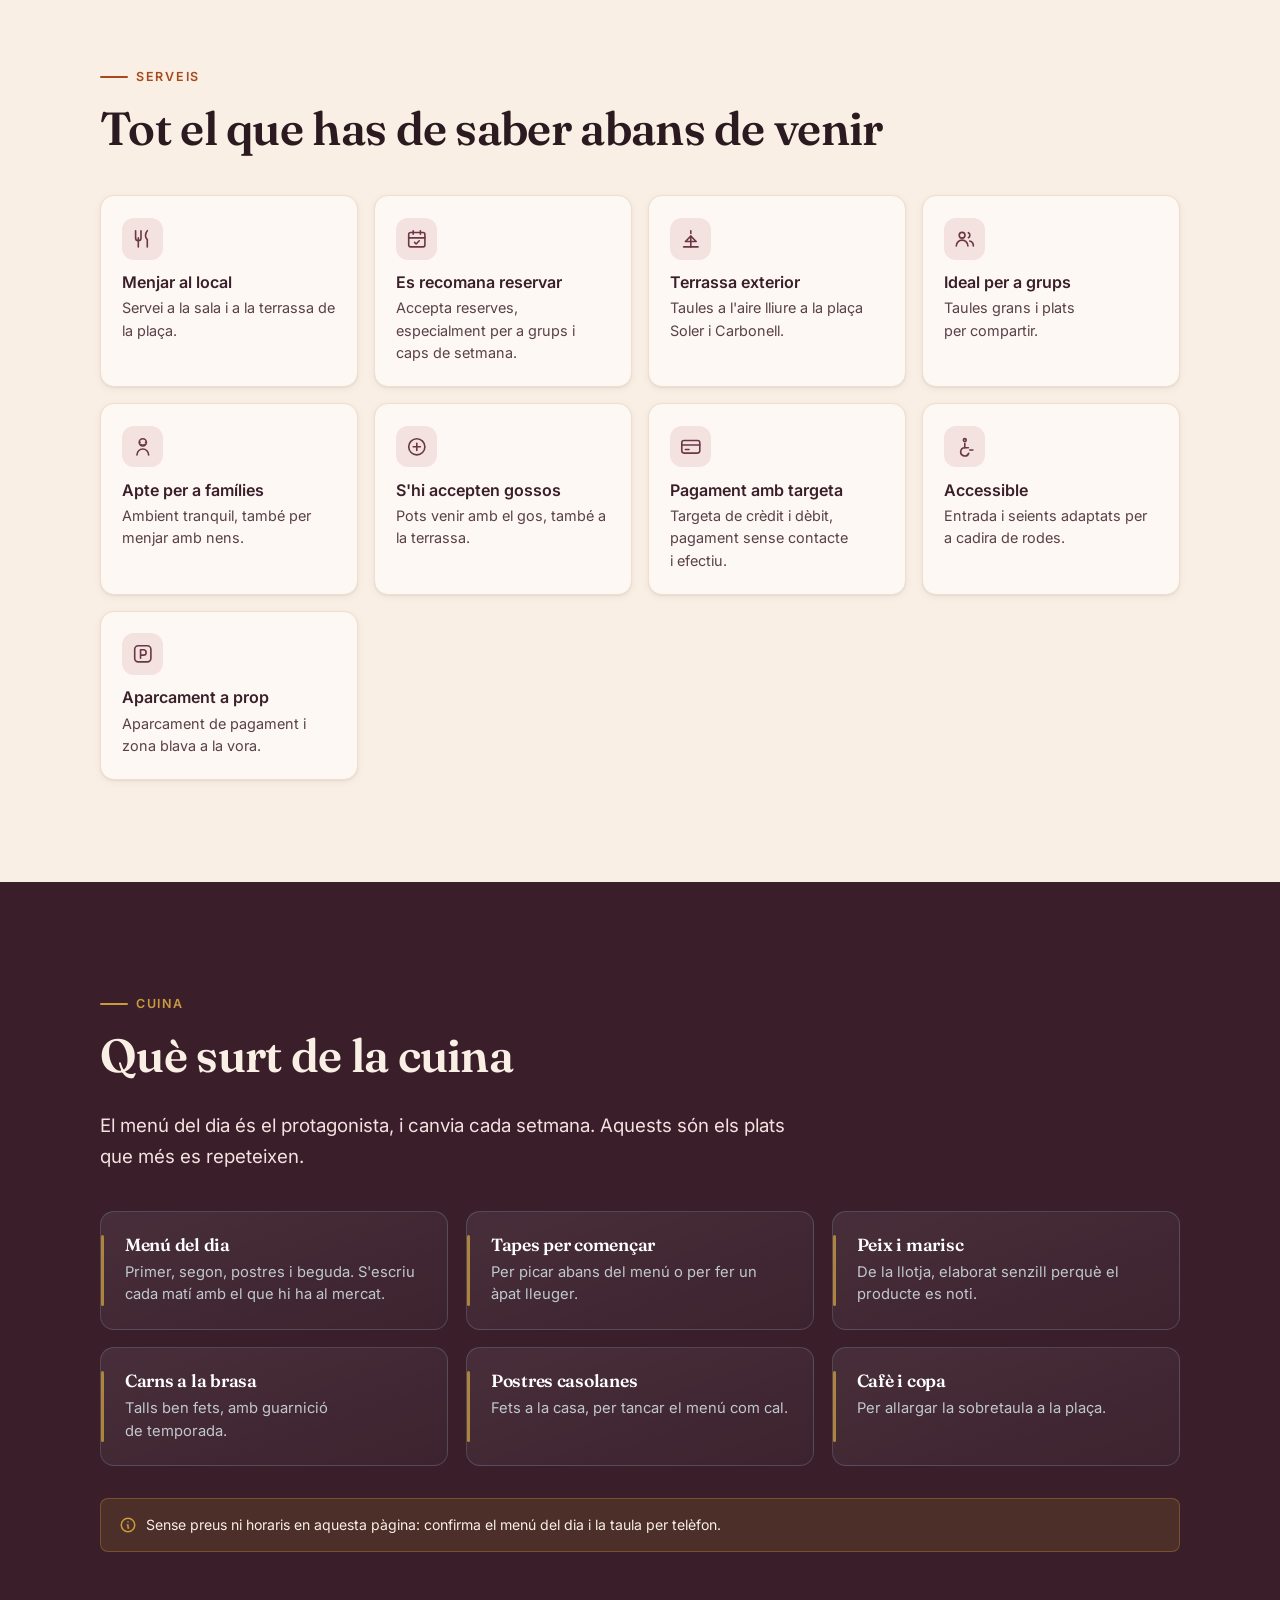
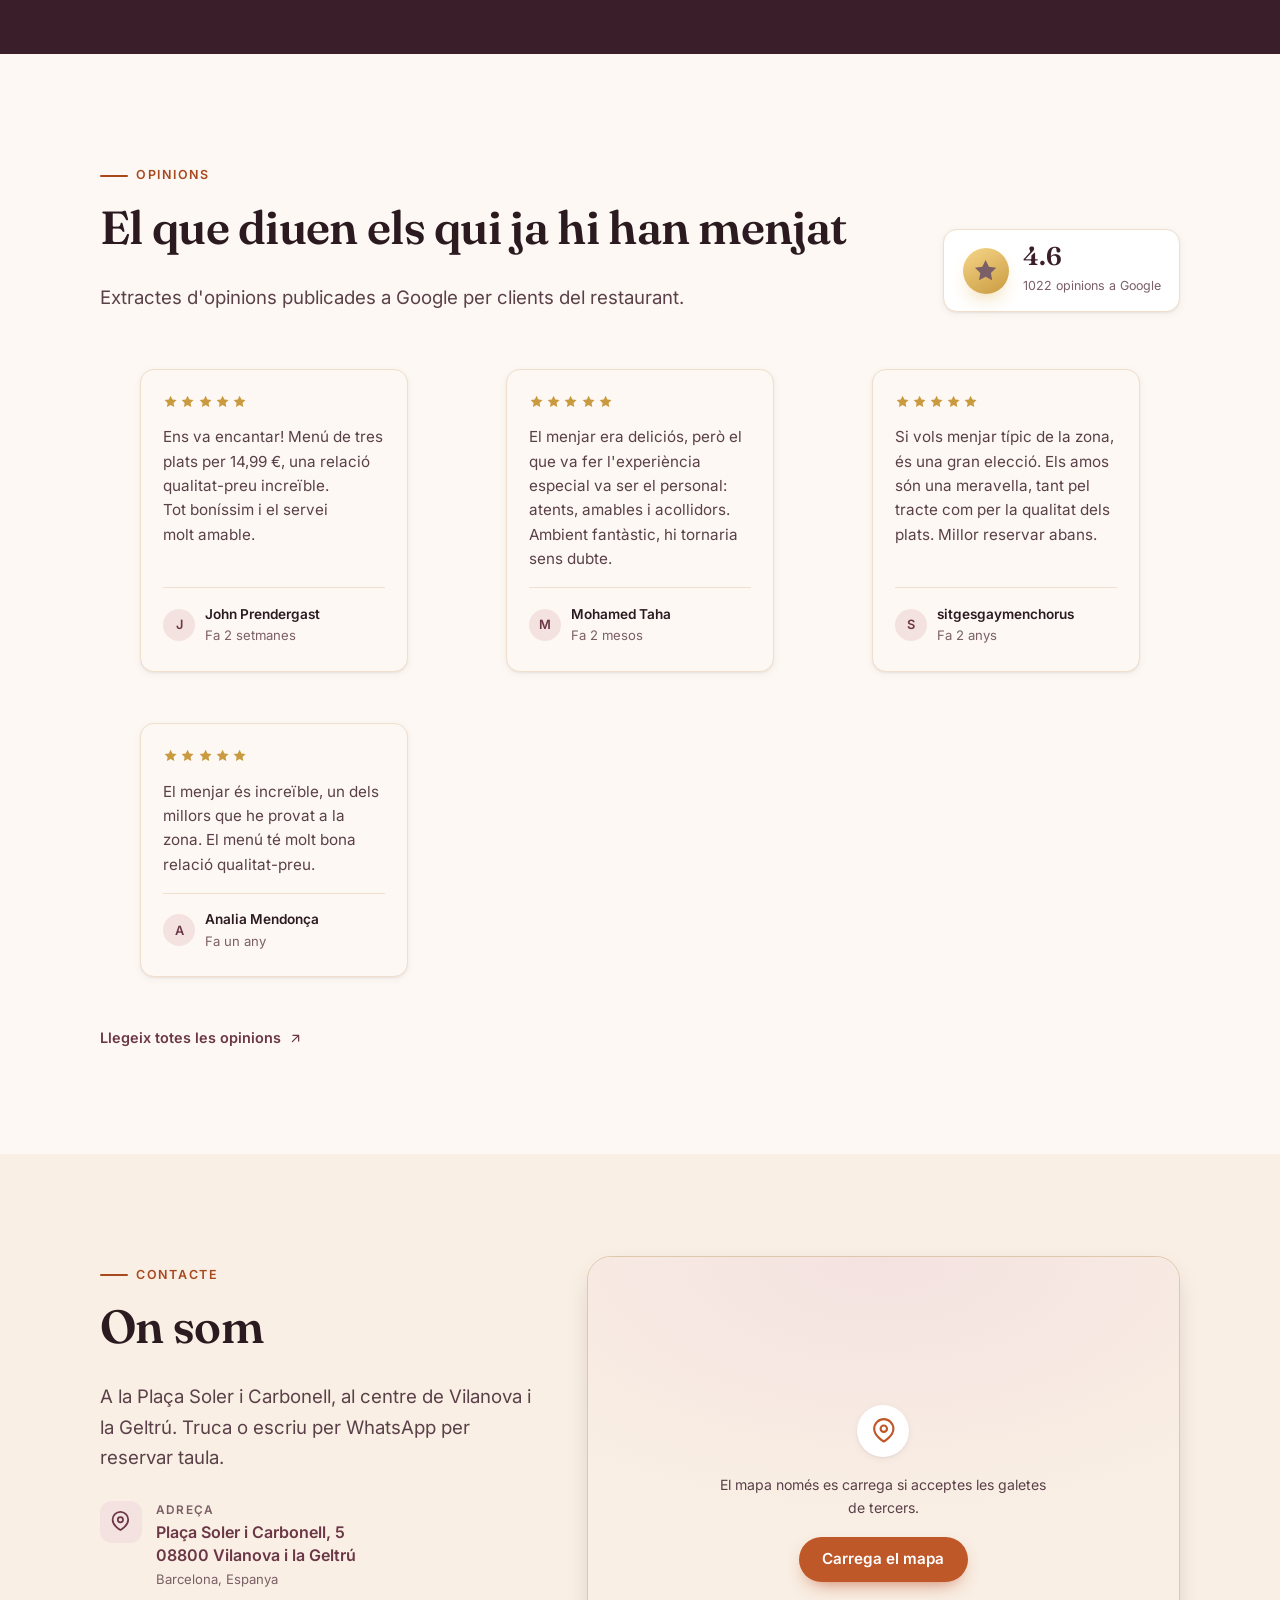
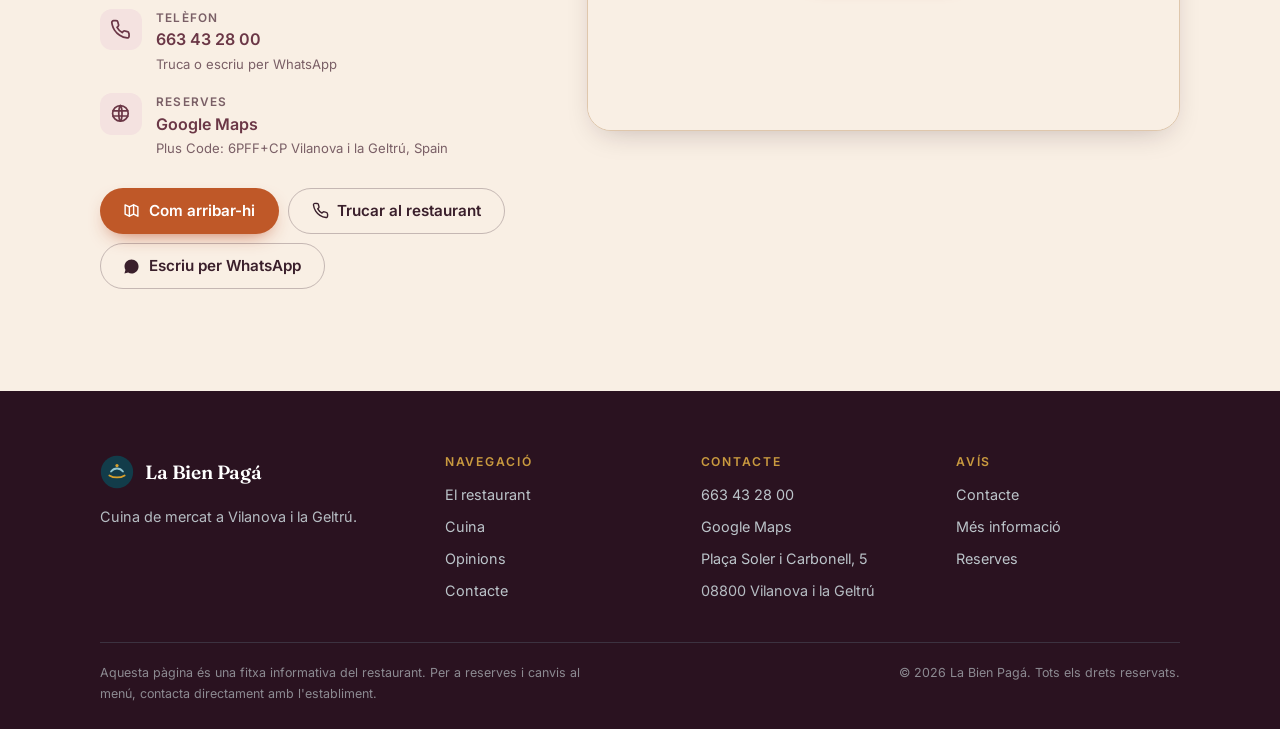
<file: ca/index.html>
<!DOCTYPE html><html lang="ca"><head><meta charset="utf-8">
<link rel="canonical" href="https://labienpaga.vilanovailageltru.info/">
<meta name="robots" content="noindex,follow">
<meta http-equiv="refresh" content="0; url=../">
<title>Redirigint…</title>
</head><body><p><a href="../">Continua</a></p>
<script>location.replace("../");</script></body></html>
</file>
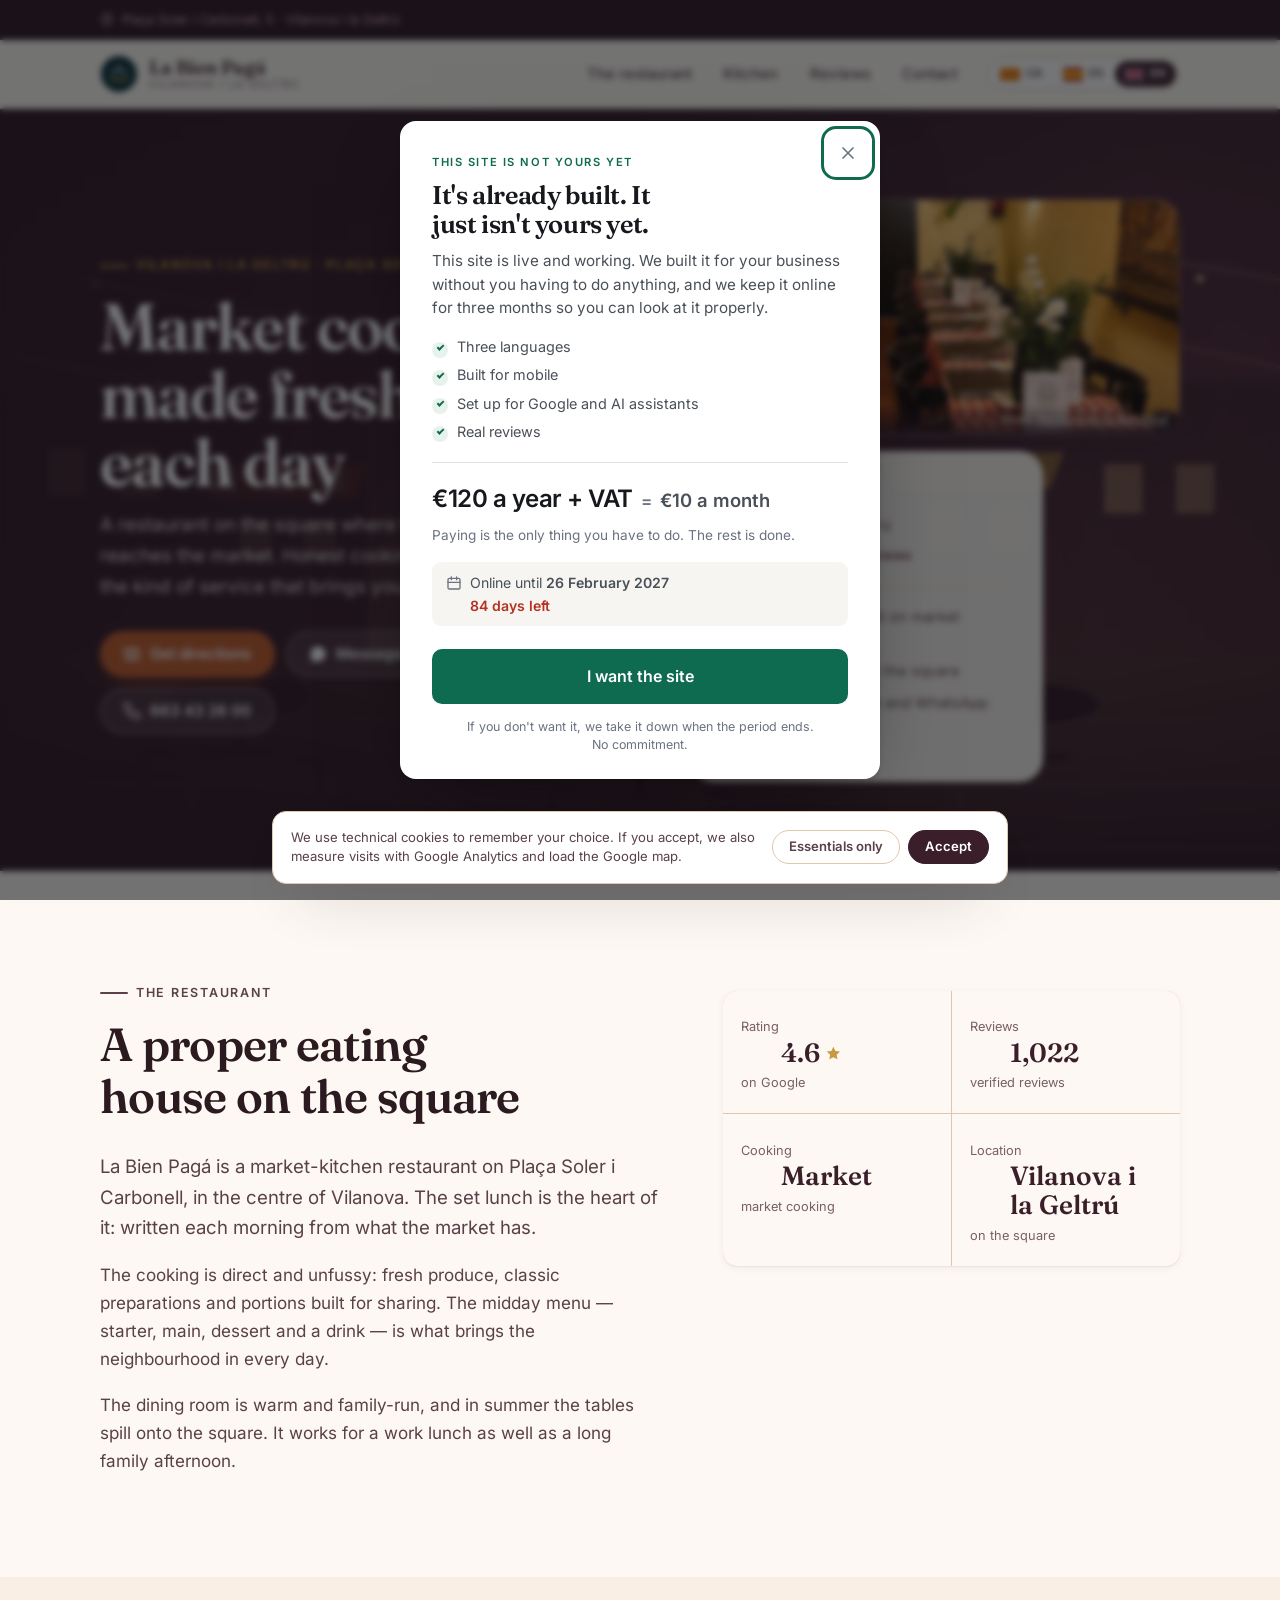
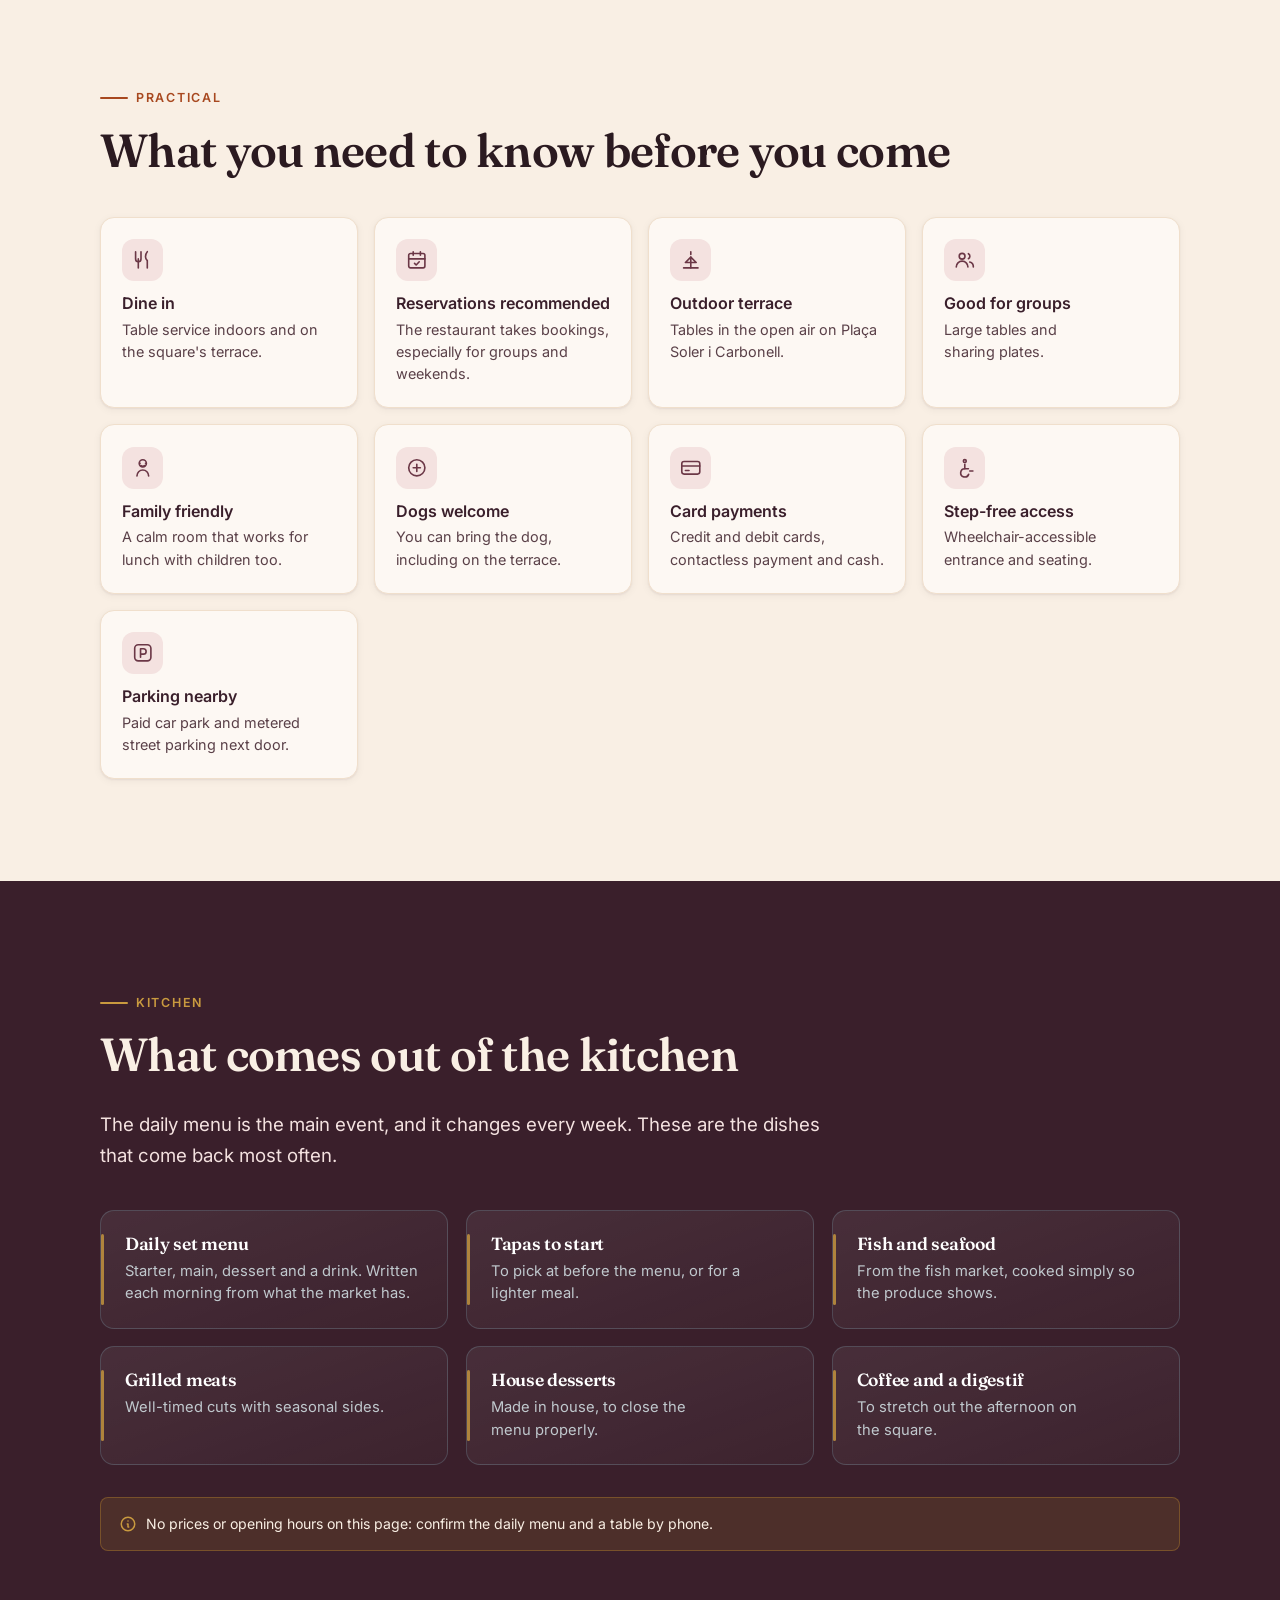
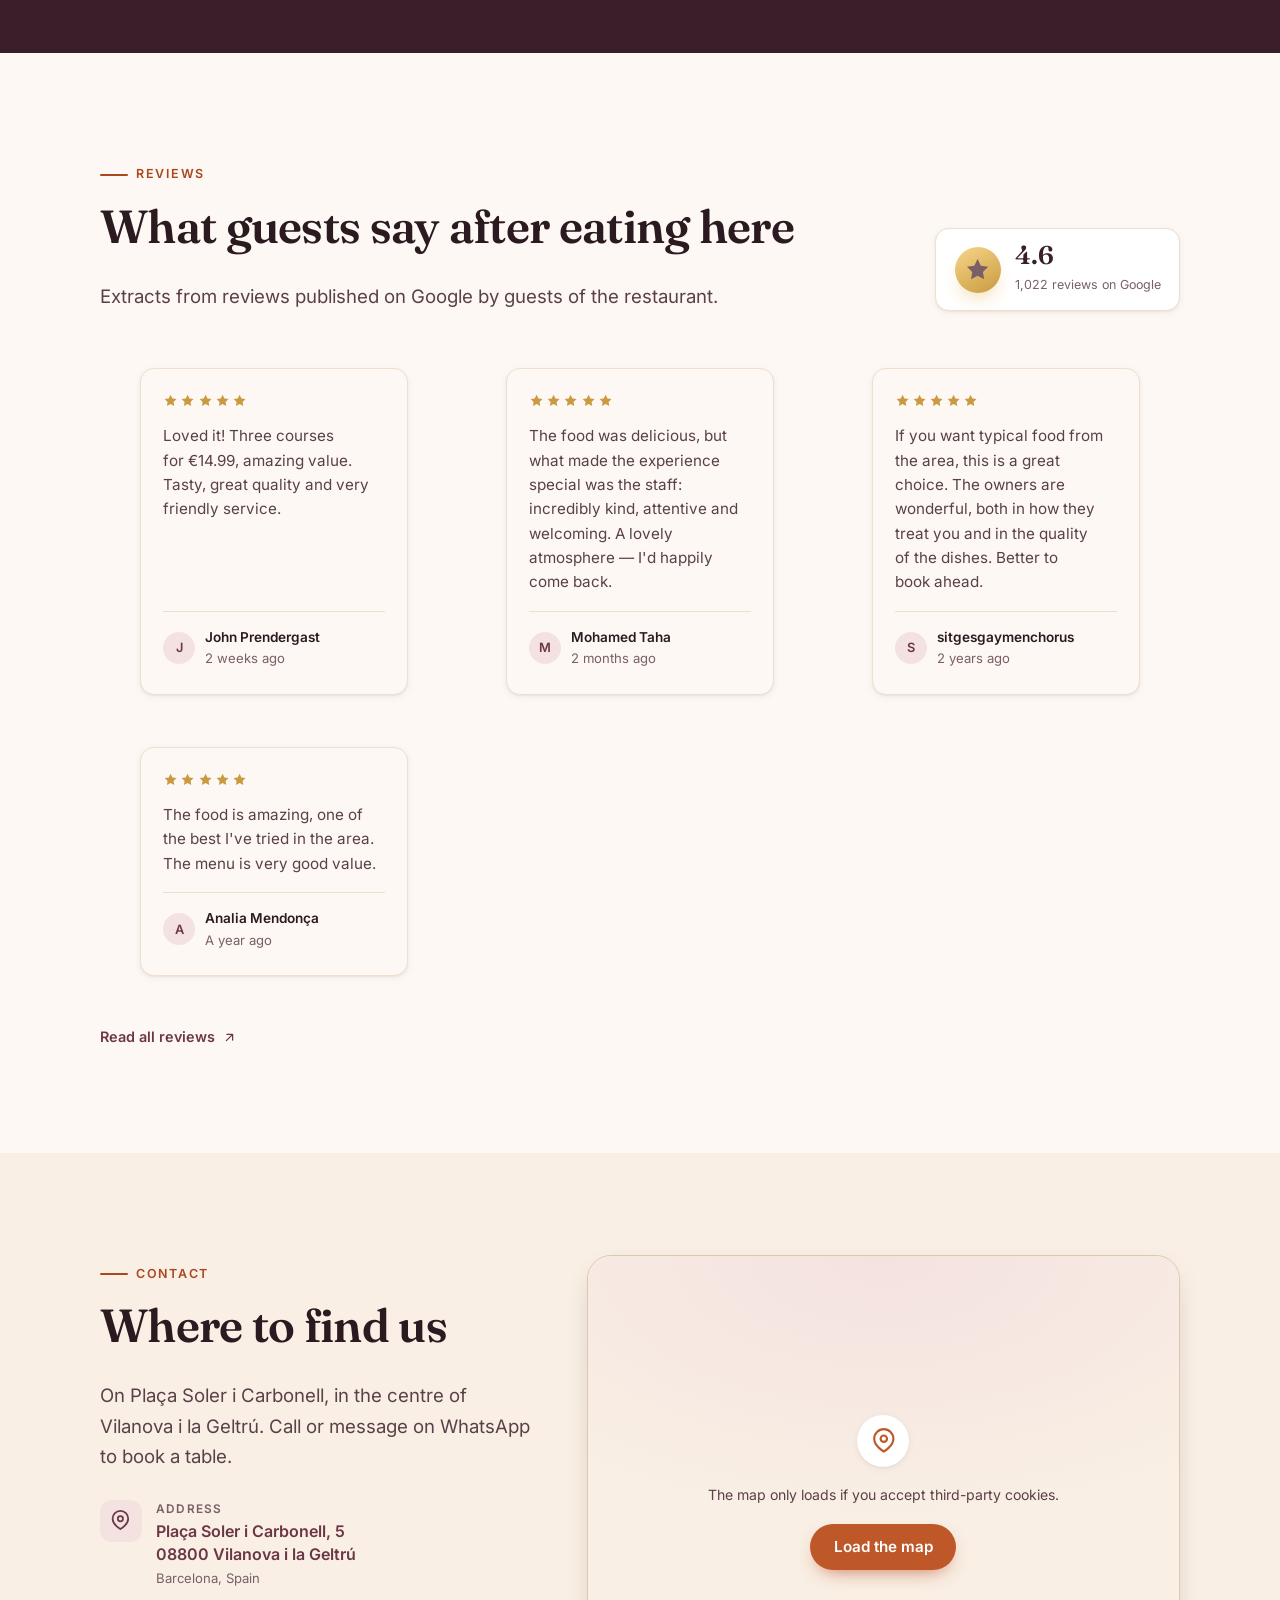
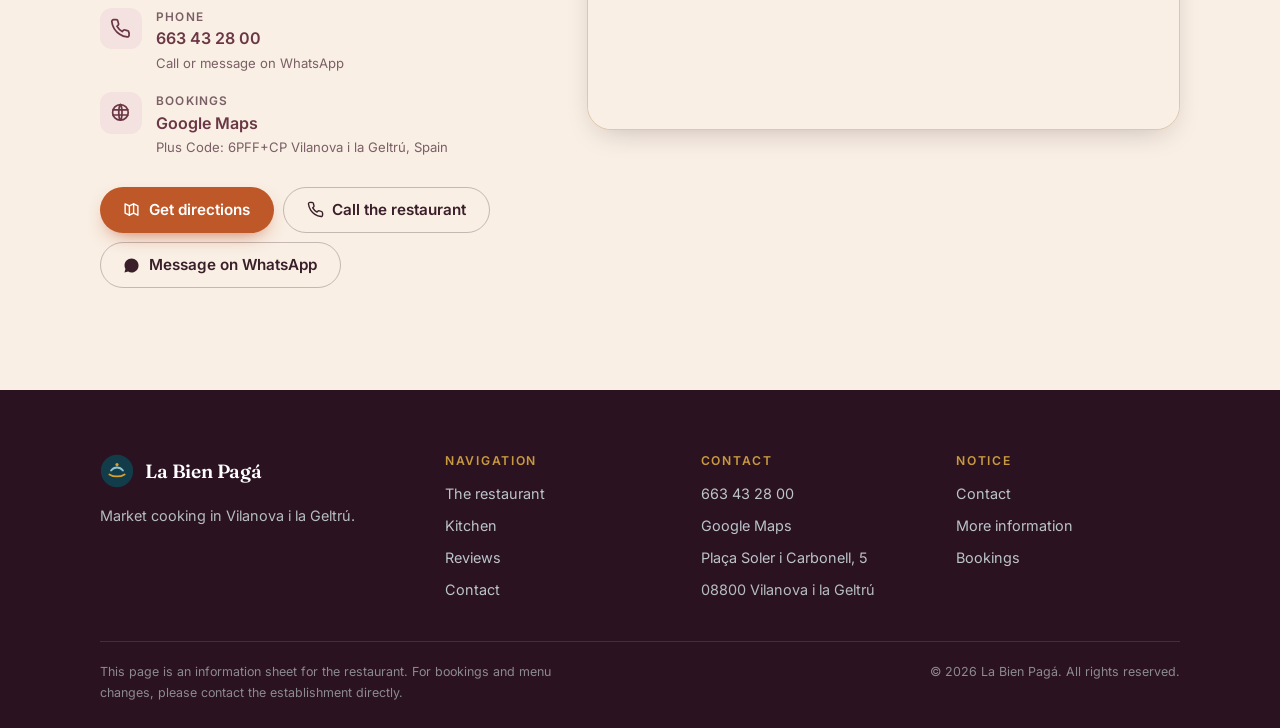
<file: en/index.html>
<!DOCTYPE html>
<html lang="en" dir="ltr">
<head>
<meta charset="utf-8">
<meta name="viewport" content="width=device-width, initial-scale=1">
<title>La Bien Pagá · Market-kitchen restaurant in Vilanova i la Geltrú</title>
<meta name="description" content="Market cooking and a daily set menu at Plaça Soler i Carbonell, 5, Vilanova i la Geltrú. Fresh produce, family service and a terrace. Book by phone or WhatsApp: 663 43 28 00.">
<meta name="author" content="La Bien Pagá">
<meta name="theme-color" content="#0a2f3b">
<meta name="robots" content="index, follow">
<link rel="canonical" href="https://labienpaga.vilanovailageltru.info/en/">

<meta property="og:type" content="restaurant">
<meta property="og:site_name" content="La Bien Pagá">
<meta property="og:title" content="La Bien Pagá · Market-kitchen restaurant in Vilanova i la Geltrú">
<meta property="og:description" content="Market cooking and a daily set menu at Plaça Soler i Carbonell, 5, Vilanova i la Geltrú. Fresh produce, family service and a terrace. Book by phone or WhatsApp: 663 43 28 00.">
<meta property="og:locale" content="en_GB">
<meta property="og:url" content="https://labienpaga.vilanovailageltru.info/en/">
<meta property="og:image" content="https://labienpaga.vilanovailageltru.info/assets/img/og-image.jpg">
<meta property="og:image:width" content="1200">
<meta property="og:image:height" content="630">
<meta property="og:image:alt" content="La Bien Pagá, market-kitchen restaurant in Vilanova i la Geltrú">
<meta name="twitter:card" content="summary_large_image">
<meta name="twitter:title" content="La Bien Pagá · Market-kitchen restaurant in Vilanova i la Geltrú">
<meta name="twitter:description" content="Market cooking and a daily set menu at Plaça Soler i Carbonell, 5, Vilanova i la Geltrú. Fresh produce, family service and a terrace. Book by phone or WhatsApp: 663 43 28 00.">
<meta name="twitter:image" content="https://labienpaga.vilanovailageltru.info/assets/img/og-image.jpg">


<link rel="alternate" hreflang="ca-ES" href="https://labienpaga.vilanovailageltru.info/">

<link rel="alternate" hreflang="es-ES" href="https://labienpaga.vilanovailageltru.info/es/">

<link rel="alternate" hreflang="en-GB" href="https://labienpaga.vilanovailageltru.info/en/">

<link rel="alternate" hreflang="x-default" href="https://labienpaga.vilanovailageltru.info/">


<link rel="icon" href="../assets/img/favicon.svg" type="image/svg+xml">
<link rel="apple-touch-icon" href="../assets/img/apple-touch-icon.png">
<link rel="manifest" href="../site.webmanifest">
<link rel="preload" href="../assets/fonts/fraunces-latin.woff2" as="font" type="font/woff2" crossorigin>
<link rel="preload" href="../assets/fonts/inter-latin.woff2" as="font" type="font/woff2" crossorigin>
<link rel="stylesheet" href="../assets/css/components.css">
<link rel="stylesheet" href="../assets/css/header-tools.css">
<link rel="stylesheet" href="../assets/css/styles.css">
<link rel="stylesheet" href="../assets/css/offer-panel.css">


<script>
  /* Google Analytics 4 with consent mode. Goes in <head> of every generated page,
     before any other script. Nothing is fetched from Google until the visitor
     accepts, and storage stays denied by default even if the tag loads elsewhere. */
  (function () {
    var ID = 'G-71LT2Q093H';
    var KEY = 'cookie-consent-v1';
    var accepted = false;
    try { accepted = localStorage.getItem(KEY) === 'accepted'; } catch (e) {}

    window.dataLayer = window.dataLayer || [];
    window.gtag = function () { window.dataLayer.push(arguments); };
    gtag('js', new Date());

    gtag('consent', 'default', {
      ad_storage: 'denied',
      ad_user_data: 'denied',
      ad_personalization: 'denied',
      analytics_storage: 'denied'
    });

    function load() {
      if (window.__gaLoaded) return;
      window.__gaLoaded = true;
      var s = document.createElement('script');
      s.async = true;
      s.src = 'https://www.googletagmanager.com/gtag/js?id=' + ID;
      document.head.appendChild(s);
      gtag('config', ID);
    }

    function grant() {
      load();
      gtag('consent', 'update', {
        ad_storage: 'granted',
        ad_user_data: 'granted',
        ad_personalization: 'granted',
        analytics_storage: 'granted'
      });
    }

    /* The cookie banner calls this from BOTH buttons; nothing touches Google before it runs. */
    window.__analyticsConsent = function (isAccepted) {
      try { localStorage.setItem(KEY, isAccepted ? 'accepted' : 'essential'); } catch (e) {}
      if (isAccepted) grant();
    };

    if (accepted) grant();
  })();
</script>
<script type="application/ld+json">
{
  "@context": "https://schema.org",
  "@type": "Restaurant",
  "@id": "https://labienpaga.vilanovailageltru.info/#business",
  "name": "Restaurant La Bien Pagá",
  "url": "https://labienpaga.vilanovailageltru.info",
  "image": "https://labienpaga.vilanovailageltru.info/assets/img/og-image.jpg",
  "telephone": "+34663432800",
  "address": {
    "@type": "PostalAddress",
    "streetAddress": "Plaça Soler i Carbonell, 5",
    "postalCode": "08800",
    "addressLocality": "Vilanova i la Geltrú",
    "addressRegion": "Barcelona",
    "addressCountry": "ES"
  },
  "geo": {
    "@type": "GeoCoordinates",
    "latitude": 41.2235035,
    "longitude": 1.7243039999999998
  },
  "hasMap": "https://maps.google.com/?cid=3513977893940388543&g_mp=Cilnb29nbGUubWFwcy5wbGFjZXMudjEuUGxhY2VzLlNlYXJjaE5lYXJieRACGAQgAA",
  "inLanguage": "en",
  "servesCuisine": [
    "Mediterranean",
    "Spanish",
    "Tapas"
  ],
  "priceRange": "€€",
  "acceptsReservations": "https://schema.org/True",
  "aggregateRating": {
    "@type": "AggregateRating",
    "ratingValue": 4.6,
    "reviewCount": 1022,
    "bestRating": 5,
    "worstRating": 1
  }
}
</script>
</head>
<body>
<a class="skip-link" href="#main">Skip to main content</a>

<div class="topbar">
  <div class="wrap topbar__inner">
    <p class="topbar__note">
      <svg viewBox="0 0 24 24" width="14" height="14" fill="none" stroke="currentColor" stroke-width="2" stroke-linecap="round" stroke-linejoin="round" aria-hidden="true"><path d="M21 10c0 7-9 12-9 12S3 17 3 10a9 9 0 0 1 18 0Z"/><circle cx="12" cy="10" r="3"/></svg>
      Plaça Soler i Carbonell, 5 · Vilanova i la Geltrú
    </p>
    <nav class="langs" aria-label="Change language">
      
      <a class="langs__link" href="../" hreflang="ca" lang="ca">
        <span class="langs__flag" aria-hidden="true"><svg viewBox="0 0 24 16"><rect width="24" height="16" fill="#fcdd09"/><g fill="#da121a"><rect y="1.7778" width="24" height="1.7778"/><rect y="5.3334" width="24" height="1.7778"/><rect y="8.889" width="24" height="1.7778"/><rect y="12.4446" width="24" height="1.7778"/></g></svg></span>
        <span class="langs__code">ca</span>
        <span class="sr-only">Català</span>
      </a>
      
      <a class="langs__link" href="../es/" hreflang="es" lang="es">
        <span class="langs__flag" aria-hidden="true"><svg viewBox="0 0 24 16"><rect width="24" height="16" fill="#c60b1e"/><rect y="4" width="24" height="8" fill="#ffc400"/></svg></span>
        <span class="langs__code">es</span>
        <span class="sr-only">Español</span>
      </a>
      
      <a class="langs__link" href="../en/" hreflang="en" lang="en" aria-current="true">
        <span class="langs__flag" aria-hidden="true"><svg viewBox="0 0 24 16"><rect width="24" height="16" fill="#00247d"/><path d="M0 0 24 16M24 0 0 16" stroke="#fff" stroke-width="3.2"/><path d="M0 0 24 16M24 0 0 16" stroke="#cf142b" stroke-width="1.6"/><path d="M12 0v16M0 8h24" stroke="#fff" stroke-width="5.2"/><path d="M12 0v16M0 8h24" stroke="#cf142b" stroke-width="3"/></svg></span>
        <span class="langs__code">en</span>
        <span class="sr-only">English</span>
      </a>
      
    </nav>
  </div>
</div>

<header class="header">
  <div class="wrap header__inner">
    <a class="brand" href="../" aria-label="La Bien Pagá — Vilanova i la Geltrú">
      <svg class="brand__mark" viewBox="0 0 40 40" width="38" height="38" aria-hidden="true">
        <circle cx="20" cy="20" r="19" fill="#0a2f3b"/>
        <path d="M11 24c2.6 1.6 5.2 2.4 9 2.4s6.4-.8 9-2.4" stroke="#d9a02c" stroke-width="2.1" fill="none" stroke-linecap="round"/>
        <path d="M13 19.5c1.8-2.4 4-3.6 7-3.6s5.2 1.2 7 3.6" stroke="#8fc4cf" stroke-width="2.1" fill="none" stroke-linecap="round"/>
        <circle cx="20" cy="12.4" r="1.9" fill="#d9a02c"/>
      </svg>
      <span class="brand__text">
        <span class="brand__name">La Bien Pagá</span>
        <span class="brand__sub">Vilanova i la Geltrú</span>
      </span>
    </a>
    <nav class="nav" id="site-nav" data-open="false" aria-label="Main navigation">
      <ul class="nav__list">
        <li><a class="nav__link" href="#about">The restaurant</a></li>
        <li><a class="nav__link" href="#menu">Kitchen</a></li>
        <li><a class="nav__link" href="#reviews">Reviews</a></li>
        <li><a class="nav__link" href="#contact">Contact</a></li>
      </ul>
    </nav>
    <button class="nav-toggle" type="button" aria-expanded="false" aria-controls="site-nav" aria-label="Open navigation menu">
      <svg viewBox="0 0 24 24" width="22" height="22" fill="none" stroke="currentColor" stroke-width="2" stroke-linecap="round" aria-hidden="true"><path d="M4 7h16M4 12h16M4 17h16"/></svg>
    </button>
  </div>
</header>

<main id="main">

  <section class="hero" aria-labelledby="hero-title">
    <img class="hero__art" src="../assets/img/hero.svg" alt="" width="1600" height="1000" fetchpriority="high" decoding="async" aria-hidden="true">
    <div class="wrap hero__inner">
      <div class="hero__copy">
        <p class="eyebrow hero__eyebrow">Vilanova i la Geltrú · Plaça Soler i Carbonell</p>
        <h1 class="hero__title" id="hero-title">Market cooking, made fresh each day</h1>
        <p class="hero__subtitle">A restaurant on the square where the menu follows whatever reaches the market. Honest cooking, generous portions and the kind of service that brings you back.</p>
        <div class="hero__actions">
          <a class="btn btn--primary" href="https://www.google.com/maps/dir/?api=1&amp;destination=41.2235035,1.7243039999999998" target="_blank" rel="noopener">
            <svg viewBox="0 0 24 24" width="18" height="18" fill="none" stroke="currentColor" stroke-width="2" stroke-linecap="round" stroke-linejoin="round" aria-hidden="true"><path d="M9 20 3 17V4l6 3 6-3 6 3v13l-6-3-6 3Z"/><path d="M9 7v13M15 4v13"/></svg>
            Get directions
          </a>
          
          <a class="btn btn--light" href="https://wa.me/34663432800" target="_blank" rel="noopener">
            <svg viewBox="0 0 24 24" width="18" height="18" fill="currentColor" aria-hidden="true"><path d="M12.04 2C6.58 2 2.13 6.45 2.13 11.91c0 1.75.46 3.45 1.32 4.95L2 22l5.25-1.38a9.9 9.9 0 0 0 4.79 1.22h.01c5.46 0 9.91-4.45 9.91-9.91S17.5 2 12.04 2Zm4.52 12.09c-.25-.12-1.47-.72-1.69-.81-.23-.08-.39-.12-.56.13-.16.24-.64.8-.79.97-.14.16-.29.19-.54.06-.25-.12-1.05-.39-1.99-1.23-.74-.66-1.23-1.47-1.38-1.72-.14-.25-.01-.38.11-.51.11-.11.25-.29.37-.43.12-.14.16-.25.25-.41.08-.17.04-.31-.02-.43-.06-.12-.56-1.34-.76-1.84-.2-.48-.4-.42-.56-.43h-.47c-.17 0-.43.06-.66.31-.23.25-.87.85-.87 2.07s.89 2.4 1.02 2.56c.12.17 1.75 2.67 4.25 3.74.59.26 1.05.41 1.41.52.59.19 1.13.16 1.56.1.48-.07 1.47-.6 1.68-1.18.21-.58.21-1.07.14-1.18-.06-.1-.22-.16-.47-.28Z"/></svg>
            Message on WhatsApp
          </a>
          
          <a class="btn btn--light" href="tel:+34663432800">
            <svg viewBox="0 0 24 24" width="18" height="18" fill="none" stroke="currentColor" stroke-width="2" stroke-linecap="round" stroke-linejoin="round" aria-hidden="true"><path d="M22 16.9v3a2 2 0 0 1-2.2 2 19.8 19.8 0 0 1-8.6-3.1 19.5 19.5 0 0 1-6-6A19.8 19.8 0 0 1 2.1 4.2 2 2 0 0 1 4.1 2h3a2 2 0 0 1 2 1.7c.1.9.4 1.8.7 2.6a2 2 0 0 1-.5 2.1L8.1 9.6a16 16 0 0 0 6 6l1.2-1.2a2 2 0 0 1 2.1-.5c.8.3 1.7.6 2.6.7a2 2 0 0 1 1.7 2.1Z"/></svg>
            663 43 28 00
          </a>
        </div>
      </div>
      <div class="hero__aside">
        
        <figure class="hero__photo">
          <img src="../assets/img/hero-photo.jpg" alt="photo of the restaurant" width="900" height="675" fetchpriority="high" decoding="async">
          
          <figcaption data-photo-credit>
            Photo:
            <a href="https://maps.google.com/maps/contrib/108935569555104353866" target="_blank" rel="noopener nofollow">Restaurante La Bien Pagá</a>
          </figcaption>
          
        </figure>
        
        <div class="hero__card">
          <div class="rating">
            <span class="rating__star" aria-hidden="true">
              <svg viewBox="0 0 24 24" fill="currentColor"><path d="M12 2.6l2.9 5.9 6.5.95-4.7 4.6 1.1 6.45L12 17.4l-5.8 3.1 1.1-6.45-4.7-4.6 6.5-.95L12 2.6Z"/></svg>
            </span>
            <div>
              <span class="rating__value">4.6</span>
              <span class="rating__label">average rating</span>
              <span class="rating__count">
                <svg viewBox="0 0 24 24" width="14" height="14" fill="none" stroke="currentColor" stroke-width="2" stroke-linecap="round" stroke-linejoin="round" aria-hidden="true"><path d="M20 21a8 8 0 0 0-16 0"/><circle cx="12" cy="8" r="4"/></svg>
                1,022 reviews
              </span>
            </div>
          </div>
          <ul class="hero__cardList">
            <li>
              <svg viewBox="0 0 24 24" width="17" height="17" fill="none" stroke="currentColor" stroke-width="2" stroke-linecap="round" stroke-linejoin="round" aria-hidden="true"><path d="M3 21h18"/><path d="M5 21V8l7-5 7 5v13"/><path d="M10 21v-6h4v6"/></svg>
              <span>Daily set menu built on market produce</span>
            </li>
            <li>
              <svg viewBox="0 0 24 24" width="17" height="17" fill="none" stroke="currentColor" stroke-width="2" stroke-linecap="round" stroke-linejoin="round" aria-hidden="true"><path d="M2 12s3.5-6 10-6 10 6 10 6-3.5 6-10 6-10-6-10-6Z"/><circle cx="12" cy="12" r="2.5"/></svg>
              <span>Outdoor terrace on the square</span>
            </li>
            <li>
              <svg viewBox="0 0 24 24" width="17" height="17" fill="none" stroke="currentColor" stroke-width="2" stroke-linecap="round" stroke-linejoin="round" aria-hidden="true"><path d="M12 3c3 4 6 6.6 6 10a6 6 0 0 1-12 0c0-3.4 3-6 6-10Z"/></svg>
              <span>Bookings by phone and WhatsApp</span>
            </li>
          </ul>
          <a class="hero__cardLink" href="https://maps.google.com/?cid=3513977893940388543&amp;g_mp=Cilnb29nbGUubWFwcy5wbGFjZXMudjEuUGxhY2VzLlNlYXJjaE5lYXJieRACGAQgAA" target="_blank" rel="noopener">
            View on Google
            <svg viewBox="0 0 24 24" width="14" height="14" fill="none" stroke="currentColor" stroke-width="2" stroke-linecap="round" stroke-linejoin="round" aria-hidden="true"><path d="M7 17 17 7M8 7h9v9"/></svg>
          </a>
        </div>
      </div>
    </div>
  </section>

  <section class="section" id="about" aria-labelledby="about-title">
    <div class="wrap">
      <div class="about__grid">
        <div class="about__copy reveal">
          <p class="eyebrow">The restaurant</p>
          <h2 class="h2" id="about-title">A proper eating house on the square</h2>
          <p class="lead">La Bien Pagá is a market-kitchen restaurant on Plaça Soler i Carbonell, in the centre of Vilanova. The set lunch is the heart of it: written each morning from what the market has.</p>
          <p>The cooking is direct and unfussy: fresh produce, classic preparations and portions built for sharing. The midday menu — starter, main, dessert and a drink — is what brings the neighbourhood in every day.</p>
          <p>The dining room is warm and family-run, and in summer the tables spill onto the square. It works for a work lunch as well as a long family afternoon.</p>
        </div>
        <div class="reveal">
          <dl class="stats">
            <div class="stat">
              <dt class="stat__label">Rating</dt>
              <dd class="stat__value">
                4.6
                <svg viewBox="0 0 24 24" fill="currentColor" aria-hidden="true"><path d="M12 2.6l2.9 5.9 6.5.95-4.7 4.6 1.1 6.45L12 17.4l-5.8 3.1 1.1-6.45-4.7-4.6 6.5-.95L12 2.6Z"/></svg>
              </dd>
              <p class="stat__label">on Google</p>
            </div>
            <div class="stat">
              <dt class="stat__label">Reviews</dt>
              <dd class="stat__value">1,022</dd>
              <p class="stat__label">verified reviews</p>
            </div>
            <div class="stat">
              <dt class="stat__label">Cooking</dt>
              <dd class="stat__value">Market</dd>
              <p class="stat__label">market cooking</p>
            </div>
            <div class="stat">
              <dt class="stat__label">Location</dt>
              <dd class="stat__value">Vilanova i la Geltrú</dd>
              <p class="stat__label">on the square</p>
            </div>
          </dl>
        </div>
      </div>
    </div>
  </section>

  <section class="section section--sand" id="features" aria-labelledby="features-title">
    <div class="wrap">
      <div class="reveal">
        <p class="eyebrow">Practical</p>
        <h2 class="h2" id="features-title">What you need to know before you come</h2>
      </div>
      <ul class="cards">
        
        <li class="card reveal">
          <span class="card__icon" aria-hidden="true"><svg viewBox="0 0 24 24" fill="none" stroke="currentColor" stroke-width="1.8" stroke-linecap="round" stroke-linejoin="round" aria-hidden="true"><path d="M4 3v8a3 3 0 0 0 6 0V3"/><path d="M7 11v10"/><path d="M17 3c-1.4 1.6-2 3.4-2 5.5S16 12 17 13v8"/></svg></span>
          <h3>Dine in</h3>
          <p>Table service indoors and on the square&#39;s terrace.</p>
        </li>
        
        <li class="card reveal">
          <span class="card__icon" aria-hidden="true"><svg viewBox="0 0 24 24" fill="none" stroke="currentColor" stroke-width="1.8" stroke-linecap="round" stroke-linejoin="round" aria-hidden="true"><rect x="3" y="5" width="18" height="16" rx="2"/><path d="M8 3v4M16 3v4M3 11h18"/><path d="m9.5 16 1.8 1.8 3.4-3.6"/></svg></span>
          <h3>Reservations recommended</h3>
          <p>The restaurant takes bookings, especially for groups and weekends.</p>
        </li>
        
        <li class="card reveal">
          <span class="card__icon" aria-hidden="true"><svg viewBox="0 0 24 24" fill="none" stroke="currentColor" stroke-width="1.8" stroke-linecap="round" stroke-linejoin="round" aria-hidden="true"><path d="M12 3v3"/><path d="M4 21h16"/><path d="M12 21V9"/><path d="M12 9 6 15h12L12 9Z"/></svg></span>
          <h3>Outdoor terrace</h3>
          <p>Tables in the open air on Plaça Soler i Carbonell.</p>
        </li>
        
        <li class="card reveal">
          <span class="card__icon" aria-hidden="true"><svg viewBox="0 0 24 24" fill="none" stroke="currentColor" stroke-width="1.8" stroke-linecap="round" stroke-linejoin="round" aria-hidden="true"><circle cx="9" cy="8" r="3.2"/><path d="M2.5 20a6.5 6.5 0 0 1 13 0"/><path d="M16 5.2a3.2 3.2 0 0 1 0 5.6"/><path d="M17.5 14.4A5.6 5.6 0 0 1 21.5 20"/></svg></span>
          <h3>Good for groups</h3>
          <p>Large tables and sharing plates.</p>
        </li>
        
        <li class="card reveal">
          <span class="card__icon" aria-hidden="true"><svg viewBox="0 0 24 24" fill="none" stroke="currentColor" stroke-width="1.8" stroke-linecap="round" stroke-linejoin="round" aria-hidden="true"><circle cx="12" cy="7" r="4"/><path d="M5.5 21a6.5 6.5 0 0 1 13 0"/><path d="M9 7h.01M15 7h.01"/><path d="M10 9.5c1.2.9 2.8.9 4 0"/></svg></span>
          <h3>Family friendly</h3>
          <p>A calm room that works for lunch with children too.</p>
        </li>
        
        <li class="card reveal">
          <span class="card__icon" aria-hidden="true"><svg viewBox="0 0 24 24" fill="none" stroke="currentColor" stroke-width="1.8" stroke-linecap="round" stroke-linejoin="round" aria-hidden="true"><circle cx="12" cy="12" r="9"/><path d="M12 8v8M8 12h8"/></svg></span>
          <h3>Dogs welcome</h3>
          <p>You can bring the dog, including on the terrace.</p>
        </li>
        
        <li class="card reveal">
          <span class="card__icon" aria-hidden="true"><svg viewBox="0 0 24 24" fill="none" stroke="currentColor" stroke-width="1.8" stroke-linecap="round" stroke-linejoin="round" aria-hidden="true"><rect x="2" y="5" width="20" height="14" rx="2.5"/><path d="M2 10h20"/><path d="M6 15h4"/></svg></span>
          <h3>Card payments</h3>
          <p>Credit and debit cards, contactless payment and cash.</p>
        </li>
        
        <li class="card reveal">
          <span class="card__icon" aria-hidden="true"><svg viewBox="0 0 24 24" fill="none" stroke="currentColor" stroke-width="1.8" stroke-linecap="round" stroke-linejoin="round" aria-hidden="true"><circle cx="12" cy="4.5" r="1.6"/><path d="M12 8v5h4"/><path d="M12 13a4.6 4.6 0 1 0 4.3 6.3"/><path d="M17.5 15.5h3.5"/></svg></span>
          <h3>Step-free access</h3>
          <p>Wheelchair-accessible entrance and seating.</p>
        </li>
        
        <li class="card reveal">
          <span class="card__icon" aria-hidden="true"><svg viewBox="0 0 24 24" fill="none" stroke="currentColor" stroke-width="1.8" stroke-linecap="round" stroke-linejoin="round" aria-hidden="true"><rect x="3" y="3" width="18" height="18" rx="4"/><path d="M9.5 17V7.5h3.2a3 3 0 0 1 0 6H9.5"/></svg></span>
          <h3>Parking nearby</h3>
          <p>Paid car park and metered street parking next door.</p>
        </li>
        
      </ul>
    </div>
  </section>

  <section class="section section--sea" id="menu" aria-labelledby="menu-title">
    <div class="wrap">
      <div class="reveal">
        <p class="eyebrow">Kitchen</p>
        <h2 class="h2" id="menu-title">What comes out of the kitchen</h2>
        <p class="lead">The daily menu is the main event, and it changes every week. These are the dishes that come back most often.</p>
      </div>
      <ul class="menu-grid">
        
        <li class="dish reveal">
          <h3>Daily set menu</h3>
          <p>Starter, main, dessert and a drink. Written each morning from what the market has.</p>
        </li>
        
        <li class="dish reveal">
          <h3>Tapas to start</h3>
          <p>To pick at before the menu, or for a lighter meal.</p>
        </li>
        
        <li class="dish reveal">
          <h3>Fish and seafood</h3>
          <p>From the fish market, cooked simply so the produce shows.</p>
        </li>
        
        <li class="dish reveal">
          <h3>Grilled meats</h3>
          <p>Well-timed cuts with seasonal sides.</p>
        </li>
        
        <li class="dish reveal">
          <h3>House desserts</h3>
          <p>Made in house, to close the menu properly.</p>
        </li>
        
        <li class="dish reveal">
          <h3>Coffee and a digestif</h3>
          <p>To stretch out the afternoon on the square.</p>
        </li>
        
      </ul>
      <p class="menu-note">
        <svg viewBox="0 0 24 24" width="18" height="18" fill="none" stroke="currentColor" stroke-width="2" stroke-linecap="round" stroke-linejoin="round" aria-hidden="true"><circle cx="12" cy="12" r="9"/><path d="M12 8h.01M11 12h1v4h1"/></svg>
        No prices or opening hours on this page: confirm the daily menu and a table by phone.
      </p>
    </div>
  </section>

  <section class="section" id="reviews" aria-labelledby="reviews-title">
    <div class="wrap">
      <div class="reviews__head reveal">
        <div>
          <p class="eyebrow">Reviews</p>
          <h2 class="h2" id="reviews-title">What guests say after eating here</h2>
          <p class="lead">Extracts from reviews published on Google by guests of the restaurant.</p>
        </div>
        <div class="reviews__score">
          <span class="rating__star" aria-hidden="true">
            <svg viewBox="0 0 24 24" fill="currentColor"><path d="M12 2.6l2.9 5.9 6.5.95-4.7 4.6 1.1 6.45L12 17.4l-5.8 3.1 1.1-6.45-4.7-4.6 6.5-.95L12 2.6Z"/></svg>
          </span>
          <div>
            <b>4.6</b>
            <span>1,022 reviews on Google</span>
          </div>
        </div>
      </div>
      <div class="quotes">
        
        <figure class="quote reveal">
          <div class="quote__stars" aria-label="5 out of 5 stars">
            <svg viewBox="0 0 24 24" fill="currentColor" aria-hidden="true"><path d="M12 2.6l2.9 5.9 6.5.95-4.7 4.6 1.1 6.45L12 17.4l-5.8 3.1 1.1-6.45-4.7-4.6 6.5-.95L12 2.6Z"/></svg><svg viewBox="0 0 24 24" fill="currentColor" aria-hidden="true"><path d="M12 2.6l2.9 5.9 6.5.95-4.7 4.6 1.1 6.45L12 17.4l-5.8 3.1 1.1-6.45-4.7-4.6 6.5-.95L12 2.6Z"/></svg><svg viewBox="0 0 24 24" fill="currentColor" aria-hidden="true"><path d="M12 2.6l2.9 5.9 6.5.95-4.7 4.6 1.1 6.45L12 17.4l-5.8 3.1 1.1-6.45-4.7-4.6 6.5-.95L12 2.6Z"/></svg><svg viewBox="0 0 24 24" fill="currentColor" aria-hidden="true"><path d="M12 2.6l2.9 5.9 6.5.95-4.7 4.6 1.1 6.45L12 17.4l-5.8 3.1 1.1-6.45-4.7-4.6 6.5-.95L12 2.6Z"/></svg><svg viewBox="0 0 24 24" fill="currentColor" aria-hidden="true"><path d="M12 2.6l2.9 5.9 6.5.95-4.7 4.6 1.1 6.45L12 17.4l-5.8 3.1 1.1-6.45-4.7-4.6 6.5-.95L12 2.6Z"/></svg>
          </div>
          <blockquote><p>Loved it! Three courses for €14.99, amazing value. Tasty, great quality and very friendly service.</p></blockquote>
          <figcaption>
            <span class="quote__avatar" aria-hidden="true">J</span>
            <span>
              <strong>John Prendergast</strong>
              2 weeks ago
            </span>
          </figcaption>
        </figure>
        
        <figure class="quote reveal">
          <div class="quote__stars" aria-label="5 out of 5 stars">
            <svg viewBox="0 0 24 24" fill="currentColor" aria-hidden="true"><path d="M12 2.6l2.9 5.9 6.5.95-4.7 4.6 1.1 6.45L12 17.4l-5.8 3.1 1.1-6.45-4.7-4.6 6.5-.95L12 2.6Z"/></svg><svg viewBox="0 0 24 24" fill="currentColor" aria-hidden="true"><path d="M12 2.6l2.9 5.9 6.5.95-4.7 4.6 1.1 6.45L12 17.4l-5.8 3.1 1.1-6.45-4.7-4.6 6.5-.95L12 2.6Z"/></svg><svg viewBox="0 0 24 24" fill="currentColor" aria-hidden="true"><path d="M12 2.6l2.9 5.9 6.5.95-4.7 4.6 1.1 6.45L12 17.4l-5.8 3.1 1.1-6.45-4.7-4.6 6.5-.95L12 2.6Z"/></svg><svg viewBox="0 0 24 24" fill="currentColor" aria-hidden="true"><path d="M12 2.6l2.9 5.9 6.5.95-4.7 4.6 1.1 6.45L12 17.4l-5.8 3.1 1.1-6.45-4.7-4.6 6.5-.95L12 2.6Z"/></svg><svg viewBox="0 0 24 24" fill="currentColor" aria-hidden="true"><path d="M12 2.6l2.9 5.9 6.5.95-4.7 4.6 1.1 6.45L12 17.4l-5.8 3.1 1.1-6.45-4.7-4.6 6.5-.95L12 2.6Z"/></svg>
          </div>
          <blockquote><p>The food was delicious, but what made the experience special was the staff: incredibly kind, attentive and welcoming. A lovely atmosphere — I&#39;d happily come back.</p></blockquote>
          <figcaption>
            <span class="quote__avatar" aria-hidden="true">M</span>
            <span>
              <strong>Mohamed Taha</strong>
              2 months ago
            </span>
          </figcaption>
        </figure>
        
        <figure class="quote reveal">
          <div class="quote__stars" aria-label="5 out of 5 stars">
            <svg viewBox="0 0 24 24" fill="currentColor" aria-hidden="true"><path d="M12 2.6l2.9 5.9 6.5.95-4.7 4.6 1.1 6.45L12 17.4l-5.8 3.1 1.1-6.45-4.7-4.6 6.5-.95L12 2.6Z"/></svg><svg viewBox="0 0 24 24" fill="currentColor" aria-hidden="true"><path d="M12 2.6l2.9 5.9 6.5.95-4.7 4.6 1.1 6.45L12 17.4l-5.8 3.1 1.1-6.45-4.7-4.6 6.5-.95L12 2.6Z"/></svg><svg viewBox="0 0 24 24" fill="currentColor" aria-hidden="true"><path d="M12 2.6l2.9 5.9 6.5.95-4.7 4.6 1.1 6.45L12 17.4l-5.8 3.1 1.1-6.45-4.7-4.6 6.5-.95L12 2.6Z"/></svg><svg viewBox="0 0 24 24" fill="currentColor" aria-hidden="true"><path d="M12 2.6l2.9 5.9 6.5.95-4.7 4.6 1.1 6.45L12 17.4l-5.8 3.1 1.1-6.45-4.7-4.6 6.5-.95L12 2.6Z"/></svg><svg viewBox="0 0 24 24" fill="currentColor" aria-hidden="true"><path d="M12 2.6l2.9 5.9 6.5.95-4.7 4.6 1.1 6.45L12 17.4l-5.8 3.1 1.1-6.45-4.7-4.6 6.5-.95L12 2.6Z"/></svg>
          </div>
          <blockquote><p>If you want typical food from the area, this is a great choice. The owners are wonderful, both in how they treat you and in the quality of the dishes. Better to book ahead.</p></blockquote>
          <figcaption>
            <span class="quote__avatar" aria-hidden="true">S</span>
            <span>
              <strong>sitgesgaymenchorus</strong>
              2 years ago
            </span>
          </figcaption>
        </figure>
        
        <figure class="quote reveal">
          <div class="quote__stars" aria-label="5 out of 5 stars">
            <svg viewBox="0 0 24 24" fill="currentColor" aria-hidden="true"><path d="M12 2.6l2.9 5.9 6.5.95-4.7 4.6 1.1 6.45L12 17.4l-5.8 3.1 1.1-6.45-4.7-4.6 6.5-.95L12 2.6Z"/></svg><svg viewBox="0 0 24 24" fill="currentColor" aria-hidden="true"><path d="M12 2.6l2.9 5.9 6.5.95-4.7 4.6 1.1 6.45L12 17.4l-5.8 3.1 1.1-6.45-4.7-4.6 6.5-.95L12 2.6Z"/></svg><svg viewBox="0 0 24 24" fill="currentColor" aria-hidden="true"><path d="M12 2.6l2.9 5.9 6.5.95-4.7 4.6 1.1 6.45L12 17.4l-5.8 3.1 1.1-6.45-4.7-4.6 6.5-.95L12 2.6Z"/></svg><svg viewBox="0 0 24 24" fill="currentColor" aria-hidden="true"><path d="M12 2.6l2.9 5.9 6.5.95-4.7 4.6 1.1 6.45L12 17.4l-5.8 3.1 1.1-6.45-4.7-4.6 6.5-.95L12 2.6Z"/></svg><svg viewBox="0 0 24 24" fill="currentColor" aria-hidden="true"><path d="M12 2.6l2.9 5.9 6.5.95-4.7 4.6 1.1 6.45L12 17.4l-5.8 3.1 1.1-6.45-4.7-4.6 6.5-.95L12 2.6Z"/></svg>
          </div>
          <blockquote><p>The food is amazing, one of the best I&#39;ve tried in the area. The menu is very good value.</p></blockquote>
          <figcaption>
            <span class="quote__avatar" aria-hidden="true">A</span>
            <span>
              <strong>Analia Mendonça</strong>
              A year ago
            </span>
          </figcaption>
        </figure>
        
      </div>
      <a class="reviews__all" href="https://www.google.com/maps/place//data=!4m4!3m3!1s0x12a386fcb1c0196f:0x30c42846d4e462bf!9m1!1b1?g_mp=Cilnb29nbGUubWFwcy5wbGFjZXMudjEuUGxhY2VzLlNlYXJjaE5lYXJieRACGAQgAA" target="_blank" rel="noopener">
        Read all reviews
        <svg viewBox="0 0 24 24" width="15" height="15" fill="none" stroke="currentColor" stroke-width="2" stroke-linecap="round" stroke-linejoin="round" aria-hidden="true"><path d="M7 17 17 7M8 7h9v9"/></svg>
      </a>
    </div>
  </section>

  <section class="section section--sand" id="contact" aria-labelledby="contact-title">
    <div class="wrap">
      <div class="contact__grid">
        <div class="reveal">
          <p class="eyebrow">Contact</p>
          <h2 class="h2" id="contact-title">Where to find us</h2>
          <p class="lead">On Plaça Soler i Carbonell, in the centre of Vilanova i la Geltrú. Call or message on WhatsApp to book a table.</p>

          <div class="contact-list">
            <div class="contact-item">
              <span class="contact-item__icon" aria-hidden="true">
                <svg viewBox="0 0 24 24" fill="none" stroke="currentColor" stroke-width="2" stroke-linecap="round" stroke-linejoin="round"><path d="M21 10c0 7-9 12-9 12S3 17 3 10a9 9 0 0 1 18 0Z"/><circle cx="12" cy="10" r="3"/></svg>
              </span>
              <div>
                <div class="contact-item__label">Address</div>
                <div class="contact-item__value">
                  <a href="https://www.google.com/maps/dir/?api=1&amp;destination=41.2235035,1.7243039999999998" target="_blank" rel="noopener">Plaça Soler i Carbonell, 5<br>08800 Vilanova i la Geltrú</a>
                </div>
                <div class="contact-item__meta">Barcelona, Spain</div>
              </div>
            </div>

            <div class="contact-item">
              <span class="contact-item__icon" aria-hidden="true">
                <svg viewBox="0 0 24 24" fill="none" stroke="currentColor" stroke-width="2" stroke-linecap="round" stroke-linejoin="round"><path d="M22 16.9v3a2 2 0 0 1-2.2 2 19.8 19.8 0 0 1-8.6-3.1 19.5 19.5 0 0 1-6-6A19.8 19.8 0 0 1 2.1 4.2 2 2 0 0 1 4.1 2h3a2 2 0 0 1 2 1.7c.1.9.4 1.8.7 2.6a2 2 0 0 1-.5 2.1L8.1 9.6a16 16 0 0 0 6 6l1.2-1.2a2 2 0 0 1 2.1-.5c.8.3 1.7.6 2.6.7a2 2 0 0 1 1.7 2.1Z"/></svg>
              </span>
              <div>
                <div class="contact-item__label">Phone</div>
                <div class="contact-item__value"><a href="tel:+34663432800">663 43 28 00</a></div>
                <div class="contact-item__meta">Call or message on WhatsApp</div>
              </div>
            </div>

            <div class="contact-item">
              <span class="contact-item__icon" aria-hidden="true">
                <svg viewBox="0 0 24 24" fill="none" stroke="currentColor" stroke-width="2" stroke-linecap="round" stroke-linejoin="round"><circle cx="12" cy="12" r="9"/><path d="M3.5 9h17M3.5 15h17"/><path d="M12 3c2.5 3 2.5 15 0 18M12 3c-2.5 3-2.5 15 0 18"/></svg>
              </span>
              <div>
                <div class="contact-item__label">Bookings</div>
                <div class="contact-item__value"><a href="https://maps.google.com/?cid=3513977893940388543&amp;g_mp=Cilnb29nbGUubWFwcy5wbGFjZXMudjEuUGxhY2VzLlNlYXJjaE5lYXJieRACGAQgAA" target="_blank" rel="noopener nofollow">Google Maps</a></div>
                <div class="contact-item__meta">Plus Code: 6PFF+CP Vilanova i la Geltrú, Spain</div>
              </div>
            </div>
          </div>

          <div class="contact__actions">
            <a class="btn btn--primary" href="https://www.google.com/maps/dir/?api=1&amp;destination=41.2235035,1.7243039999999998" target="_blank" rel="noopener">
              <svg viewBox="0 0 24 24" width="17" height="17" fill="none" stroke="currentColor" stroke-width="2" stroke-linecap="round" stroke-linejoin="round" aria-hidden="true"><path d="M9 20 3 17V4l6 3 6-3 6 3v13l-6-3-6 3Z"/><path d="M9 7v13M15 4v13"/></svg>
              Get directions
            </a>
            <a class="btn btn--ghost" href="tel:+34663432800">
              <svg viewBox="0 0 24 24" width="17" height="17" fill="none" stroke="currentColor" stroke-width="2" stroke-linecap="round" stroke-linejoin="round" aria-hidden="true"><path d="M22 16.9v3a2 2 0 0 1-2.2 2 19.8 19.8 0 0 1-8.6-3.1 19.5 19.5 0 0 1-6-6A19.8 19.8 0 0 1 2.1 4.2 2 2 0 0 1 4.1 2h3a2 2 0 0 1 2 1.7c.1.9.4 1.8.7 2.6a2 2 0 0 1-.5 2.1L8.1 9.6a16 16 0 0 0 6 6l1.2-1.2a2 2 0 0 1 2.1-.5c.8.3 1.7.6 2.6.7a2 2 0 0 1 1.7 2.1Z"/></svg>
              Call the restaurant
            </a>
            
            <a class="btn btn--ghost" href="https://wa.me/34663432800" target="_blank" rel="noopener">
              <svg viewBox="0 0 24 24" width="17" height="17" fill="currentColor" aria-hidden="true"><path d="M12.04 2C6.58 2 2.13 6.45 2.13 11.91c0 1.75.46 3.45 1.32 4.95L2 22l5.25-1.38a9.9 9.9 0 0 0 4.79 1.22h.01c5.46 0 9.91-4.45 9.91-9.91S17.5 2 12.04 2Zm4.52 12.09c-.25-.12-1.47-.72-1.69-.81-.23-.08-.39-.12-.56.13-.16.24-.64.8-.79.97-.14.16-.29.19-.54.06-.25-.12-1.05-.39-1.99-1.23-.74-.66-1.23-1.47-1.38-1.72-.14-.25-.01-.38.11-.51.11-.11.25-.29.37-.43.12-.14.16-.25.25-.41.08-.17.04-.31-.02-.43-.06-.12-.56-1.34-.76-1.84-.2-.48-.4-.42-.56-.43h-.47c-.17 0-.43.06-.66.31-.23.25-.87.85-.87 2.07s.89 2.4 1.02 2.56c.12.17 1.75 2.67 4.25 3.74.59.26 1.05.41 1.41.52.59.19 1.13.16 1.56.1.48-.07 1.47-.6 1.68-1.18.21-.58.21-1.07.14-1.18-.06-.1-.22-.16-.47-.28Z"/></svg>
              Message on WhatsApp
            </a>
            
          </div>
        </div>

        <div class="map-shell" id="map-shell" data-map-loaded="false">
          <div class="map-placeholder">
            <div class="map-placeholder__inner">
              <span class="map-placeholder__pin" aria-hidden="true">
                <svg viewBox="0 0 24 24" fill="none" stroke="currentColor" stroke-width="2" stroke-linecap="round" stroke-linejoin="round"><path d="M21 10c0 7-9 12-9 12S3 17 3 10a9 9 0 0 1 18 0Z"/><circle cx="12" cy="10" r="3"/></svg>
              </span>
              <p>The map only loads if you accept third-party cookies.</p>
              <button class="btn btn--primary" type="button" data-map-load>Load the map</button>
            </div>
          </div>
          <template id="map-template">
            <iframe title="Map showing the location of La Bien Pagá in Vilanova i la Geltrú" src="https://www.google.com/maps?q=41.2235035,1.7243039999999998&amp;hl=en&amp;z=16&amp;output=embed" width="600" height="480" loading="lazy" referrerpolicy="no-referrer-when-downgrade" allowfullscreen></iframe>
          </template>
        </div>
      </div>
    </div>
  </section>

</main>

<footer class="footer">
  <div class="wrap">
    <div class="footer__grid">
      <div>
        <a class="brand" href="../">
          <svg class="brand__mark" viewBox="0 0 40 40" width="34" height="34" aria-hidden="true">
            <circle cx="20" cy="20" r="19" fill="#123c4a"/>
            <path d="M11 24c2.6 1.6 5.2 2.4 9 2.4s6.4-.8 9-2.4" stroke="#d9a02c" stroke-width="2.1" fill="none" stroke-linecap="round"/>
            <path d="M13 19.5c1.8-2.4 4-3.6 7-3.6s5.2 1.2 7 3.6" stroke="#8fc4cf" stroke-width="2.1" fill="none" stroke-linecap="round"/>
            <circle cx="20" cy="12.4" r="1.9" fill="#d9a02c"/>
          </svg>
          <span class="brand__text"><span class="brand__name">La Bien Pagá</span></span>
        </a>
        <p>Market cooking in Vilanova i la Geltrú.</p>
      </div>
      <div>
        <h2>Navigation</h2>
        <ul>
          <li><a href="#about">The restaurant</a></li>
          <li><a href="#menu">Kitchen</a></li>
          <li><a href="#reviews">Reviews</a></li>
          <li><a href="#contact">Contact</a></li>
        </ul>
      </div>
      <div>
        <h2>Contact</h2>
        <ul>
          <li><a href="tel:+34663432800">663 43 28 00</a></li>
          <li><a href="https://maps.google.com/?cid=3513977893940388543&amp;g_mp=Cilnb29nbGUubWFwcy5wbGFjZXMudjEuUGxhY2VzLlNlYXJjaE5lYXJieRACGAQgAA" target="_blank" rel="noopener nofollow">Google Maps</a></li>
          <li><a href="https://www.google.com/maps/dir/?api=1&amp;destination=41.2235035,1.7243039999999998" target="_blank" rel="noopener">Plaça Soler i Carbonell, 5</a></li>
          <li>08800 Vilanova i la Geltrú</li>
        </ul>
      </div>
      <div>
        <h2>Notice</h2>
        <ul>
          <li><a href="#contact">Contact</a></li>
          <li><a href="#" data-cookie-open>More information</a></li>
          <li><a href="https://maps.google.com/?cid=3513977893940388543&amp;g_mp=Cilnb29nbGUubWFwcy5wbGFjZXMudjEuUGxhY2VzLlNlYXJjaE5lYXJieRACGAQgAA" target="_blank" rel="noopener nofollow">Bookings</a></li>
        </ul>
      </div>
    </div>
    <div class="footer__legal">
      <p>This page is an information sheet for the restaurant. For bookings and menu changes, please contact the establishment directly.</p>
      <p>© <span id="year">2026</span> La Bien Pagá. All rights reserved.</p>
    </div>
  </div>
</footer>

<div class="cookiebar" id="cookiebar" role="region" aria-label="More information" data-visible="false">
  <p>We use technical cookies to remember your choice. If you accept, we also measure visits with Google Analytics and load the Google map.</p>
  <div class="cookiebar__actions">
    <button class="btn cookiebar__reject" type="button" data-cookie="essential">Essentials only</button>
    <button class="btn cookiebar__accept" type="button" data-cookie="accept">Accept</button>
  </div>
</div>

<script src="../assets/js/components.js" defer></script>
<script src="../assets/js/main.js" defer></script>

<script type="application/json" id="sm-offer-config">{"offerEnds":"2027-02-26","offerEndsLabel":"26 February 2027","buyUrl":"","offerEmail":"","phoneE164":"+34663432800","copy":{"kicker":"This site is not yours yet","title":"It's already built. It just isn't yours yet.","lead":"This site is live and working. We built it for your business without you having to do anything, and we keep it online for three months so you can look at it properly.","features":["Three languages","Built for mobile","Set up for Google and AI assistants","Real reviews"],"priceYear":"€120 a year + VAT","priceMonth":"€10 a month","priceNote":"Paying is the only thing you have to do. The rest is done.","until":"Online until","days":"{n} days left","cta":"I want the site","buy":"I want the site","buyPhone":"Call and claim it","contact":"Talk to us","call":"Call us","close":"Close","pill":"This site is not yours yet","foot":"If you don't want it, we take it down when the period ends. No commitment."}}</script>
<script src="../assets/js/offer-panel.js" defer></script>

<script src="../assets/js/header-tools.js" defer></script>
</body>
</html>
</file>
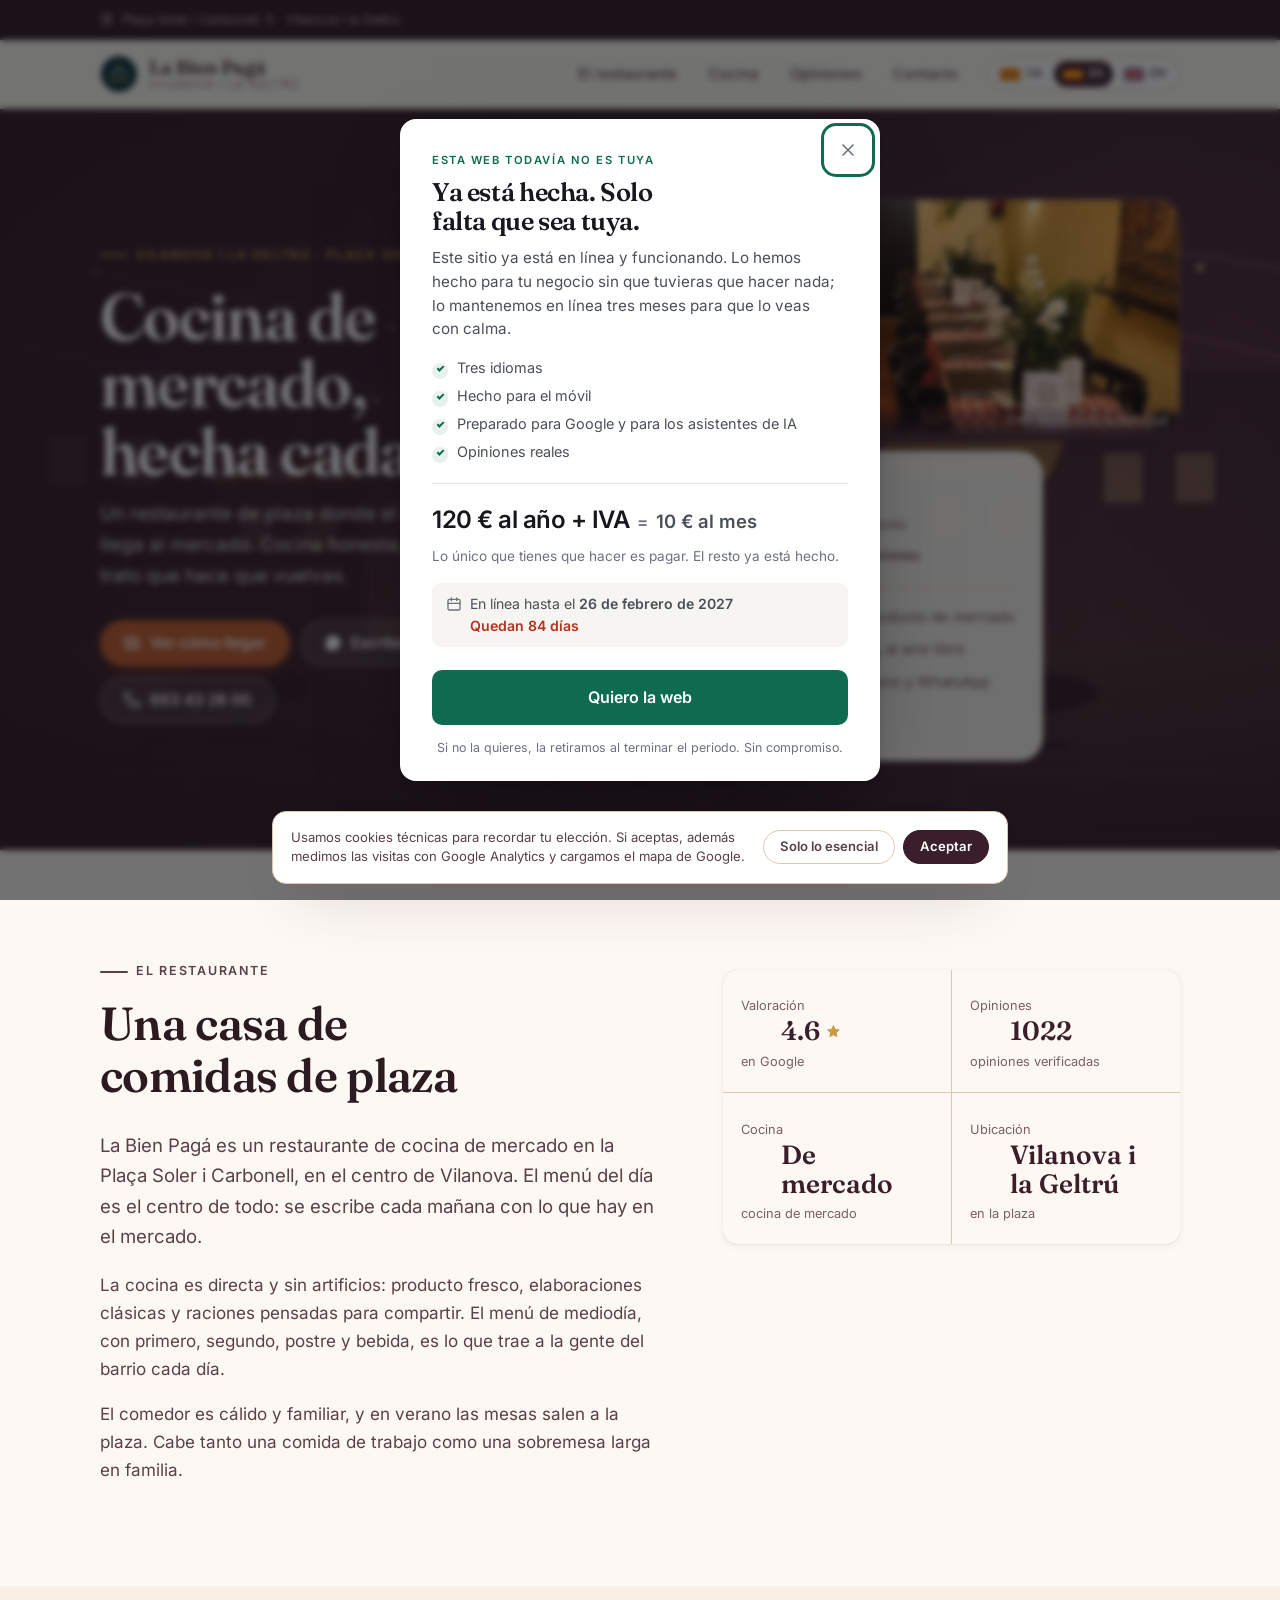
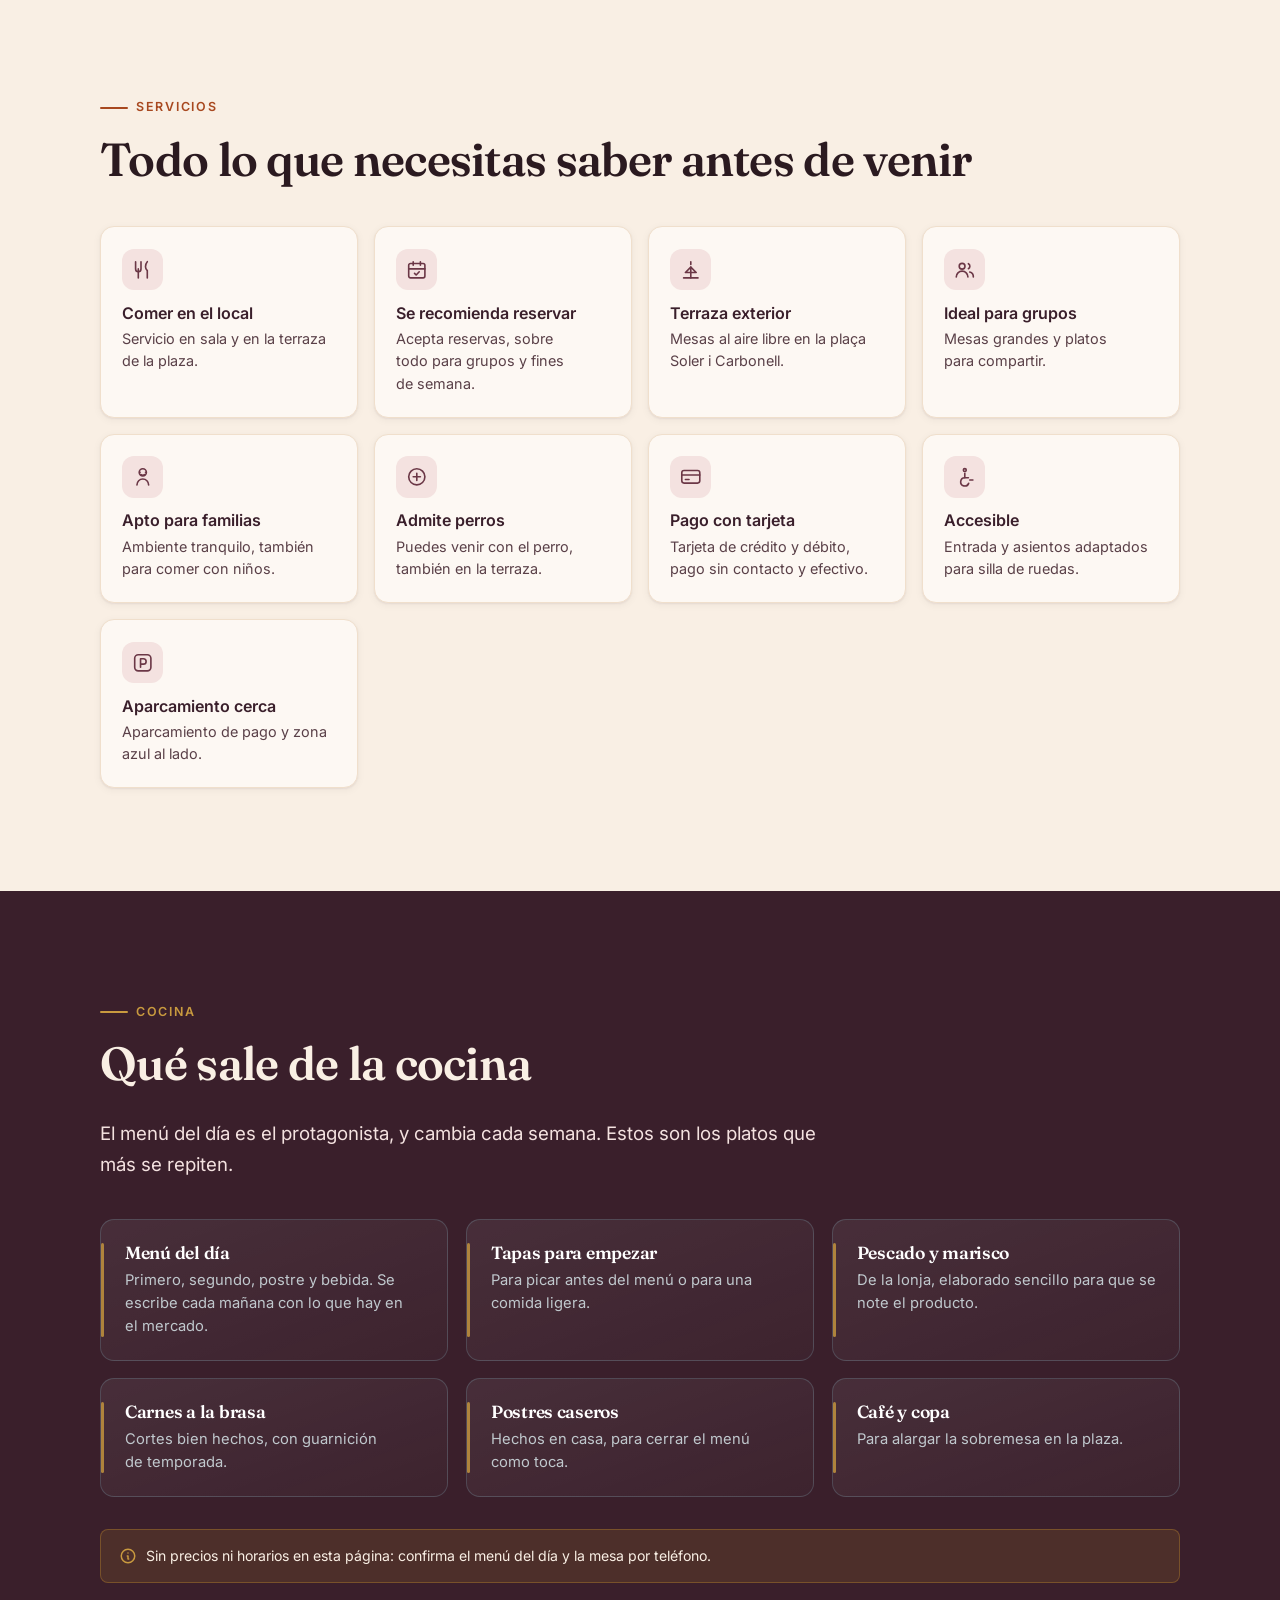
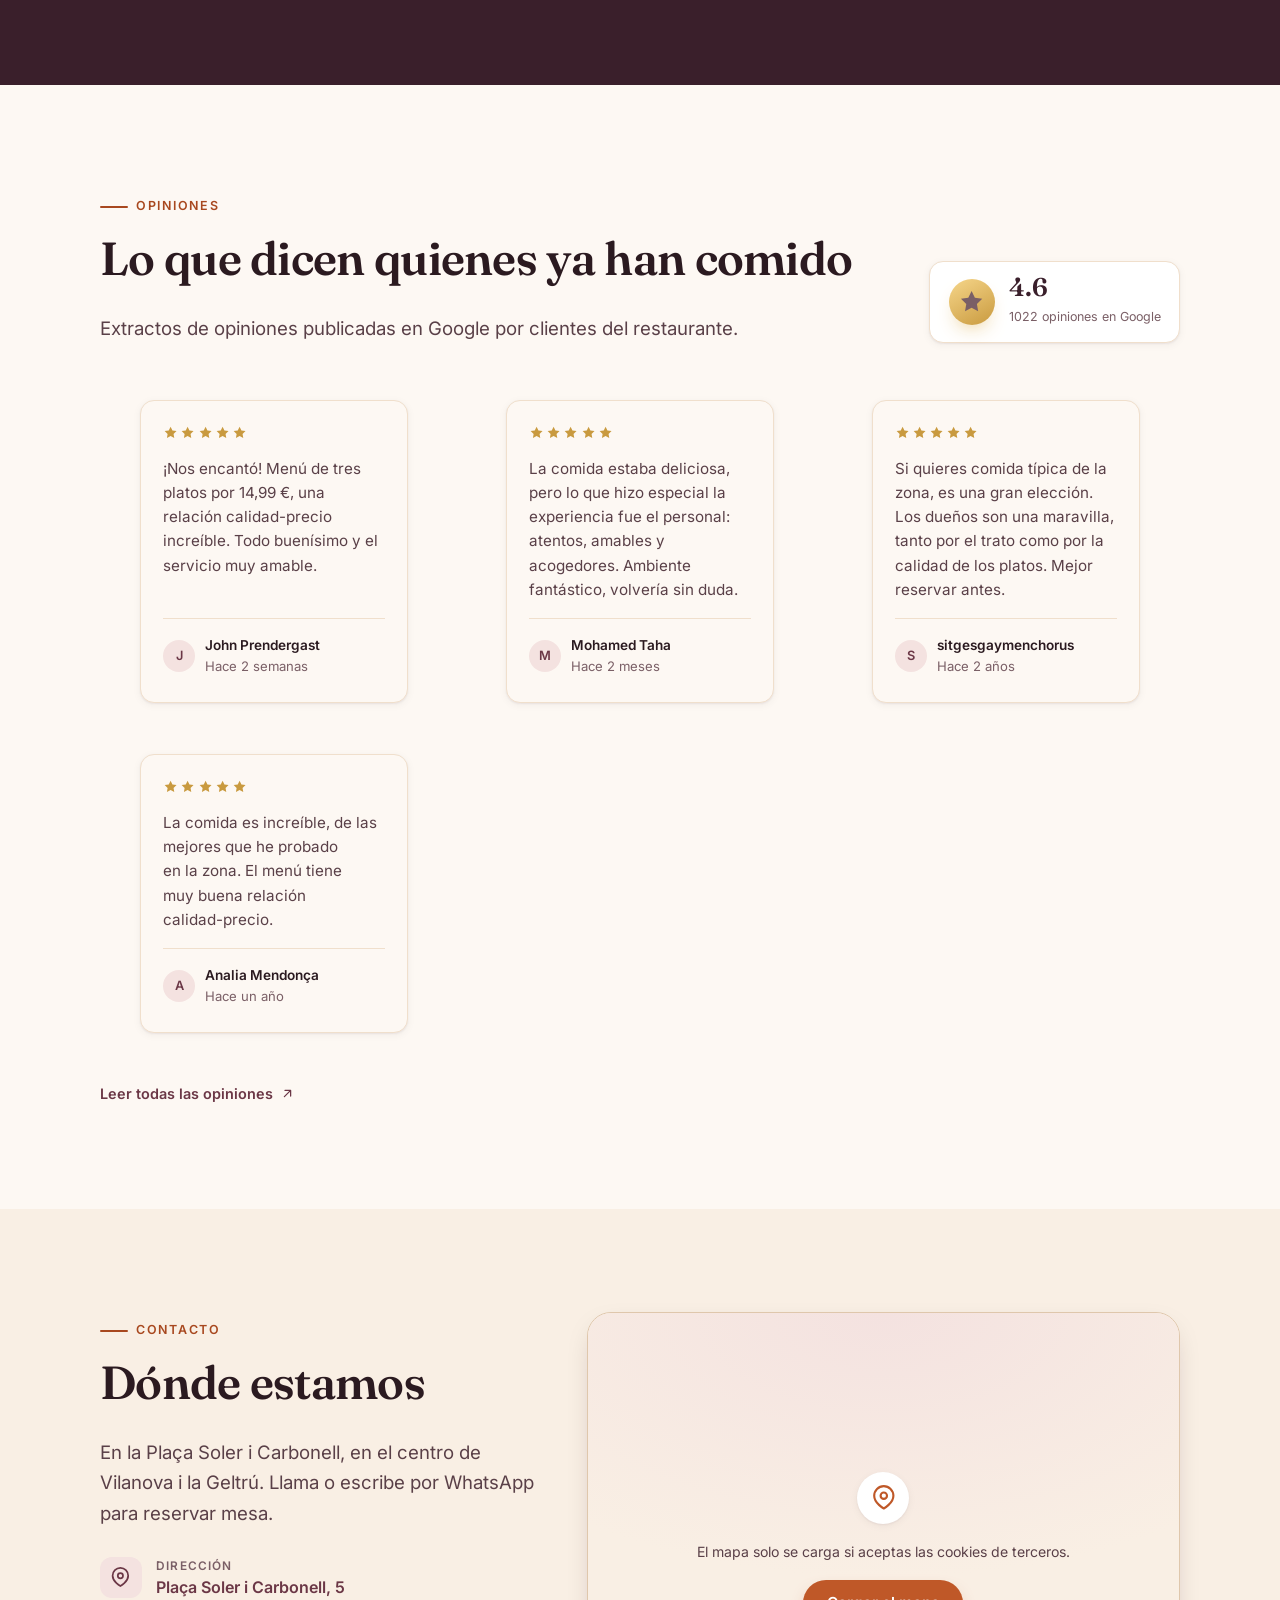
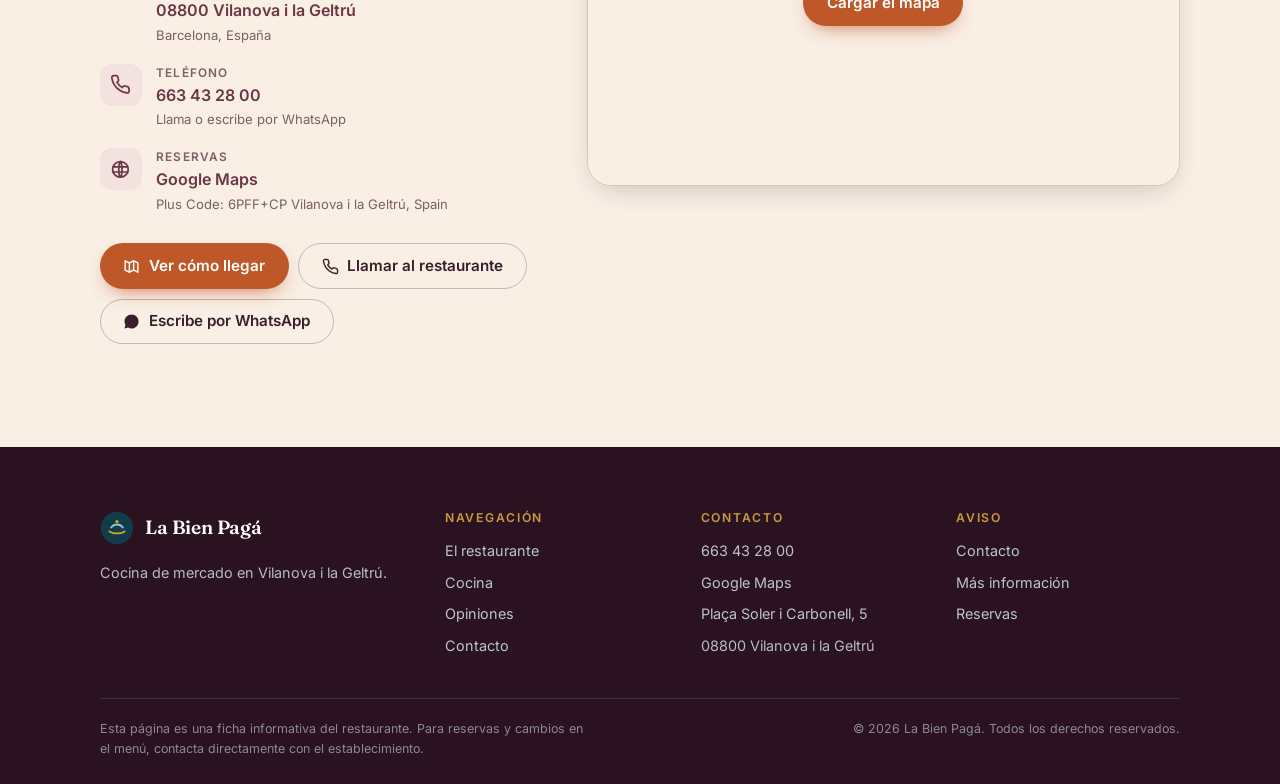
<file: es/index.html>
<!DOCTYPE html>
<html lang="es" dir="ltr">
<head>
<meta charset="utf-8">
<meta name="viewport" content="width=device-width, initial-scale=1">
<title>La Bien Pagá · Restaurante de cocina de mercado en Vilanova i la Geltrú</title>
<meta name="description" content="Cocina de mercado y menú diario en la Plaça Soler i Carbonell, 5, Vilanova i la Geltrú. Producto fresco, trato familiar y terraza. Reserva por teléfono o WhatsApp: 663 43 28 00.">
<meta name="author" content="La Bien Pagá">
<meta name="theme-color" content="#0a2f3b">
<meta name="robots" content="index, follow">
<link rel="canonical" href="https://labienpaga.vilanovailageltru.info/es/">

<meta property="og:type" content="restaurant">
<meta property="og:site_name" content="La Bien Pagá">
<meta property="og:title" content="La Bien Pagá · Restaurante de cocina de mercado en Vilanova i la Geltrú">
<meta property="og:description" content="Cocina de mercado y menú diario en la Plaça Soler i Carbonell, 5, Vilanova i la Geltrú. Producto fresco, trato familiar y terraza. Reserva por teléfono o WhatsApp: 663 43 28 00.">
<meta property="og:locale" content="es_ES">
<meta property="og:url" content="https://labienpaga.vilanovailageltru.info/es/">
<meta property="og:image" content="https://labienpaga.vilanovailageltru.info/assets/img/og-image.jpg">
<meta property="og:image:width" content="1200">
<meta property="og:image:height" content="630">
<meta property="og:image:alt" content="La Bien Pagá, restaurante de cocina de mercado en Vilanova i la Geltrú">
<meta name="twitter:card" content="summary_large_image">
<meta name="twitter:title" content="La Bien Pagá · Restaurante de cocina de mercado en Vilanova i la Geltrú">
<meta name="twitter:description" content="Cocina de mercado y menú diario en la Plaça Soler i Carbonell, 5, Vilanova i la Geltrú. Producto fresco, trato familiar y terraza. Reserva por teléfono o WhatsApp: 663 43 28 00.">
<meta name="twitter:image" content="https://labienpaga.vilanovailageltru.info/assets/img/og-image.jpg">


<link rel="alternate" hreflang="ca-ES" href="https://labienpaga.vilanovailageltru.info/">

<link rel="alternate" hreflang="es-ES" href="https://labienpaga.vilanovailageltru.info/es/">

<link rel="alternate" hreflang="en-GB" href="https://labienpaga.vilanovailageltru.info/en/">

<link rel="alternate" hreflang="x-default" href="https://labienpaga.vilanovailageltru.info/">


<link rel="icon" href="../assets/img/favicon.svg" type="image/svg+xml">
<link rel="apple-touch-icon" href="../assets/img/apple-touch-icon.png">
<link rel="manifest" href="../site.webmanifest">
<link rel="preload" href="../assets/fonts/fraunces-latin.woff2" as="font" type="font/woff2" crossorigin>
<link rel="preload" href="../assets/fonts/inter-latin.woff2" as="font" type="font/woff2" crossorigin>
<link rel="stylesheet" href="../assets/css/components.css">
<link rel="stylesheet" href="../assets/css/header-tools.css">
<link rel="stylesheet" href="../assets/css/styles.css">
<link rel="stylesheet" href="../assets/css/offer-panel.css">


<script>
  /* Google Analytics 4 with consent mode. Goes in <head> of every generated page,
     before any other script. Nothing is fetched from Google until the visitor
     accepts, and storage stays denied by default even if the tag loads elsewhere. */
  (function () {
    var ID = 'G-71LT2Q093H';
    var KEY = 'cookie-consent-v1';
    var accepted = false;
    try { accepted = localStorage.getItem(KEY) === 'accepted'; } catch (e) {}

    window.dataLayer = window.dataLayer || [];
    window.gtag = function () { window.dataLayer.push(arguments); };
    gtag('js', new Date());

    gtag('consent', 'default', {
      ad_storage: 'denied',
      ad_user_data: 'denied',
      ad_personalization: 'denied',
      analytics_storage: 'denied'
    });

    function load() {
      if (window.__gaLoaded) return;
      window.__gaLoaded = true;
      var s = document.createElement('script');
      s.async = true;
      s.src = 'https://www.googletagmanager.com/gtag/js?id=' + ID;
      document.head.appendChild(s);
      gtag('config', ID);
    }

    function grant() {
      load();
      gtag('consent', 'update', {
        ad_storage: 'granted',
        ad_user_data: 'granted',
        ad_personalization: 'granted',
        analytics_storage: 'granted'
      });
    }

    /* The cookie banner calls this from BOTH buttons; nothing touches Google before it runs. */
    window.__analyticsConsent = function (isAccepted) {
      try { localStorage.setItem(KEY, isAccepted ? 'accepted' : 'essential'); } catch (e) {}
      if (isAccepted) grant();
    };

    if (accepted) grant();
  })();
</script>
<script type="application/ld+json">
{
  "@context": "https://schema.org",
  "@type": "Restaurant",
  "@id": "https://labienpaga.vilanovailageltru.info/#business",
  "name": "Restaurant La Bien Pagá",
  "url": "https://labienpaga.vilanovailageltru.info",
  "image": "https://labienpaga.vilanovailageltru.info/assets/img/og-image.jpg",
  "telephone": "+34663432800",
  "address": {
    "@type": "PostalAddress",
    "streetAddress": "Plaça Soler i Carbonell, 5",
    "postalCode": "08800",
    "addressLocality": "Vilanova i la Geltrú",
    "addressRegion": "Barcelona",
    "addressCountry": "ES"
  },
  "geo": {
    "@type": "GeoCoordinates",
    "latitude": 41.2235035,
    "longitude": 1.7243039999999998
  },
  "hasMap": "https://maps.google.com/?cid=3513977893940388543&g_mp=Cilnb29nbGUubWFwcy5wbGFjZXMudjEuUGxhY2VzLlNlYXJjaE5lYXJieRACGAQgAA",
  "inLanguage": "es",
  "servesCuisine": [
    "Mediterranean",
    "Spanish",
    "Tapas"
  ],
  "priceRange": "€€",
  "acceptsReservations": "https://schema.org/True",
  "aggregateRating": {
    "@type": "AggregateRating",
    "ratingValue": 4.6,
    "reviewCount": 1022,
    "bestRating": 5,
    "worstRating": 1
  }
}
</script>
</head>
<body>
<a class="skip-link" href="#main">Ir al contenido principal</a>

<div class="topbar">
  <div class="wrap topbar__inner">
    <p class="topbar__note">
      <svg viewBox="0 0 24 24" width="14" height="14" fill="none" stroke="currentColor" stroke-width="2" stroke-linecap="round" stroke-linejoin="round" aria-hidden="true"><path d="M21 10c0 7-9 12-9 12S3 17 3 10a9 9 0 0 1 18 0Z"/><circle cx="12" cy="10" r="3"/></svg>
      Plaça Soler i Carbonell, 5 · Vilanova i la Geltrú
    </p>
    <nav class="langs" aria-label="Cambiar de idioma">
      
      <a class="langs__link" href="../" hreflang="ca" lang="ca">
        <span class="langs__flag" aria-hidden="true"><svg viewBox="0 0 24 16"><rect width="24" height="16" fill="#fcdd09"/><g fill="#da121a"><rect y="1.7778" width="24" height="1.7778"/><rect y="5.3334" width="24" height="1.7778"/><rect y="8.889" width="24" height="1.7778"/><rect y="12.4446" width="24" height="1.7778"/></g></svg></span>
        <span class="langs__code">ca</span>
        <span class="sr-only">Català</span>
      </a>
      
      <a class="langs__link" href="../es/" hreflang="es" lang="es" aria-current="true">
        <span class="langs__flag" aria-hidden="true"><svg viewBox="0 0 24 16"><rect width="24" height="16" fill="#c60b1e"/><rect y="4" width="24" height="8" fill="#ffc400"/></svg></span>
        <span class="langs__code">es</span>
        <span class="sr-only">Español</span>
      </a>
      
      <a class="langs__link" href="../en/" hreflang="en" lang="en">
        <span class="langs__flag" aria-hidden="true"><svg viewBox="0 0 24 16"><rect width="24" height="16" fill="#00247d"/><path d="M0 0 24 16M24 0 0 16" stroke="#fff" stroke-width="3.2"/><path d="M0 0 24 16M24 0 0 16" stroke="#cf142b" stroke-width="1.6"/><path d="M12 0v16M0 8h24" stroke="#fff" stroke-width="5.2"/><path d="M12 0v16M0 8h24" stroke="#cf142b" stroke-width="3"/></svg></span>
        <span class="langs__code">en</span>
        <span class="sr-only">English</span>
      </a>
      
    </nav>
  </div>
</div>

<header class="header">
  <div class="wrap header__inner">
    <a class="brand" href="../" aria-label="La Bien Pagá — Vilanova i la Geltrú">
      <svg class="brand__mark" viewBox="0 0 40 40" width="38" height="38" aria-hidden="true">
        <circle cx="20" cy="20" r="19" fill="#0a2f3b"/>
        <path d="M11 24c2.6 1.6 5.2 2.4 9 2.4s6.4-.8 9-2.4" stroke="#d9a02c" stroke-width="2.1" fill="none" stroke-linecap="round"/>
        <path d="M13 19.5c1.8-2.4 4-3.6 7-3.6s5.2 1.2 7 3.6" stroke="#8fc4cf" stroke-width="2.1" fill="none" stroke-linecap="round"/>
        <circle cx="20" cy="12.4" r="1.9" fill="#d9a02c"/>
      </svg>
      <span class="brand__text">
        <span class="brand__name">La Bien Pagá</span>
        <span class="brand__sub">Vilanova i la Geltrú</span>
      </span>
    </a>
    <nav class="nav" id="site-nav" data-open="false" aria-label="Navegación principal">
      <ul class="nav__list">
        <li><a class="nav__link" href="#about">El restaurante</a></li>
        <li><a class="nav__link" href="#menu">Cocina</a></li>
        <li><a class="nav__link" href="#reviews">Opiniones</a></li>
        <li><a class="nav__link" href="#contact">Contacto</a></li>
      </ul>
    </nav>
    <button class="nav-toggle" type="button" aria-expanded="false" aria-controls="site-nav" aria-label="Abrir menú de navegación">
      <svg viewBox="0 0 24 24" width="22" height="22" fill="none" stroke="currentColor" stroke-width="2" stroke-linecap="round" aria-hidden="true"><path d="M4 7h16M4 12h16M4 17h16"/></svg>
    </button>
  </div>
</header>

<main id="main">

  <section class="hero" aria-labelledby="hero-title">
    <img class="hero__art" src="../assets/img/hero.svg" alt="" width="1600" height="1000" fetchpriority="high" decoding="async" aria-hidden="true">
    <div class="wrap hero__inner">
      <div class="hero__copy">
        <p class="eyebrow hero__eyebrow">Vilanova i la Geltrú · Plaça Soler i Carbonell</p>
        <h1 class="hero__title" id="hero-title">Cocina de mercado, hecha cada día</h1>
        <p class="hero__subtitle">Un restaurante de plaza donde el menú cambia con lo que llega al mercado. Cocina honesta, raciones generosas y un trato que hace que vuelvas.</p>
        <div class="hero__actions">
          <a class="btn btn--primary" href="https://www.google.com/maps/dir/?api=1&amp;destination=41.2235035,1.7243039999999998" target="_blank" rel="noopener">
            <svg viewBox="0 0 24 24" width="18" height="18" fill="none" stroke="currentColor" stroke-width="2" stroke-linecap="round" stroke-linejoin="round" aria-hidden="true"><path d="M9 20 3 17V4l6 3 6-3 6 3v13l-6-3-6 3Z"/><path d="M9 7v13M15 4v13"/></svg>
            Ver cómo llegar
          </a>
          
          <a class="btn btn--light" href="https://wa.me/34663432800" target="_blank" rel="noopener">
            <svg viewBox="0 0 24 24" width="18" height="18" fill="currentColor" aria-hidden="true"><path d="M12.04 2C6.58 2 2.13 6.45 2.13 11.91c0 1.75.46 3.45 1.32 4.95L2 22l5.25-1.38a9.9 9.9 0 0 0 4.79 1.22h.01c5.46 0 9.91-4.45 9.91-9.91S17.5 2 12.04 2Zm4.52 12.09c-.25-.12-1.47-.72-1.69-.81-.23-.08-.39-.12-.56.13-.16.24-.64.8-.79.97-.14.16-.29.19-.54.06-.25-.12-1.05-.39-1.99-1.23-.74-.66-1.23-1.47-1.38-1.72-.14-.25-.01-.38.11-.51.11-.11.25-.29.37-.43.12-.14.16-.25.25-.41.08-.17.04-.31-.02-.43-.06-.12-.56-1.34-.76-1.84-.2-.48-.4-.42-.56-.43h-.47c-.17 0-.43.06-.66.31-.23.25-.87.85-.87 2.07s.89 2.4 1.02 2.56c.12.17 1.75 2.67 4.25 3.74.59.26 1.05.41 1.41.52.59.19 1.13.16 1.56.1.48-.07 1.47-.6 1.68-1.18.21-.58.21-1.07.14-1.18-.06-.1-.22-.16-.47-.28Z"/></svg>
            Escribe por WhatsApp
          </a>
          
          <a class="btn btn--light" href="tel:+34663432800">
            <svg viewBox="0 0 24 24" width="18" height="18" fill="none" stroke="currentColor" stroke-width="2" stroke-linecap="round" stroke-linejoin="round" aria-hidden="true"><path d="M22 16.9v3a2 2 0 0 1-2.2 2 19.8 19.8 0 0 1-8.6-3.1 19.5 19.5 0 0 1-6-6A19.8 19.8 0 0 1 2.1 4.2 2 2 0 0 1 4.1 2h3a2 2 0 0 1 2 1.7c.1.9.4 1.8.7 2.6a2 2 0 0 1-.5 2.1L8.1 9.6a16 16 0 0 0 6 6l1.2-1.2a2 2 0 0 1 2.1-.5c.8.3 1.7.6 2.6.7a2 2 0 0 1 1.7 2.1Z"/></svg>
            663 43 28 00
          </a>
        </div>
      </div>
      <div class="hero__aside">
        
        <figure class="hero__photo">
          <img src="../assets/img/hero-photo.jpg" alt="foto del restaurante" width="900" height="675" fetchpriority="high" decoding="async">
          
          <figcaption data-photo-credit>
            Foto:
            <a href="https://maps.google.com/maps/contrib/108935569555104353866" target="_blank" rel="noopener nofollow">Restaurante La Bien Pagá</a>
          </figcaption>
          
        </figure>
        
        <div class="hero__card">
          <div class="rating">
            <span class="rating__star" aria-hidden="true">
              <svg viewBox="0 0 24 24" fill="currentColor"><path d="M12 2.6l2.9 5.9 6.5.95-4.7 4.6 1.1 6.45L12 17.4l-5.8 3.1 1.1-6.45-4.7-4.6 6.5-.95L12 2.6Z"/></svg>
            </span>
            <div>
              <span class="rating__value">4.6</span>
              <span class="rating__label">valoración media</span>
              <span class="rating__count">
                <svg viewBox="0 0 24 24" width="14" height="14" fill="none" stroke="currentColor" stroke-width="2" stroke-linecap="round" stroke-linejoin="round" aria-hidden="true"><path d="M20 21a8 8 0 0 0-16 0"/><circle cx="12" cy="8" r="4"/></svg>
                1022 opiniones
              </span>
            </div>
          </div>
          <ul class="hero__cardList">
            <li>
              <svg viewBox="0 0 24 24" width="17" height="17" fill="none" stroke="currentColor" stroke-width="2" stroke-linecap="round" stroke-linejoin="round" aria-hidden="true"><path d="M3 21h18"/><path d="M5 21V8l7-5 7 5v13"/><path d="M10 21v-6h4v6"/></svg>
              <span>Menú diario con producto de mercado</span>
            </li>
            <li>
              <svg viewBox="0 0 24 24" width="17" height="17" fill="none" stroke="currentColor" stroke-width="2" stroke-linecap="round" stroke-linejoin="round" aria-hidden="true"><path d="M2 12s3.5-6 10-6 10 6 10 6-3.5 6-10 6-10-6-10-6Z"/><circle cx="12" cy="12" r="2.5"/></svg>
              <span>Terraza en la plaza, al aire libre</span>
            </li>
            <li>
              <svg viewBox="0 0 24 24" width="17" height="17" fill="none" stroke="currentColor" stroke-width="2" stroke-linecap="round" stroke-linejoin="round" aria-hidden="true"><path d="M12 3c3 4 6 6.6 6 10a6 6 0 0 1-12 0c0-3.4 3-6 6-10Z"/></svg>
              <span>Reservas por teléfono y WhatsApp</span>
            </li>
          </ul>
          <a class="hero__cardLink" href="https://maps.google.com/?cid=3513977893940388543&amp;g_mp=Cilnb29nbGUubWFwcy5wbGFjZXMudjEuUGxhY2VzLlNlYXJjaE5lYXJieRACGAQgAA" target="_blank" rel="noopener">
            Ver ficha en Google
            <svg viewBox="0 0 24 24" width="14" height="14" fill="none" stroke="currentColor" stroke-width="2" stroke-linecap="round" stroke-linejoin="round" aria-hidden="true"><path d="M7 17 17 7M8 7h9v9"/></svg>
          </a>
        </div>
      </div>
    </div>
  </section>

  <section class="section" id="about" aria-labelledby="about-title">
    <div class="wrap">
      <div class="about__grid">
        <div class="about__copy reveal">
          <p class="eyebrow">El restaurante</p>
          <h2 class="h2" id="about-title">Una casa de comidas de plaza</h2>
          <p class="lead">La Bien Pagá es un restaurante de cocina de mercado en la Plaça Soler i Carbonell, en el centro de Vilanova. El menú del día es el centro de todo: se escribe cada mañana con lo que hay en el mercado.</p>
          <p>La cocina es directa y sin artificios: producto fresco, elaboraciones clásicas y raciones pensadas para compartir. El menú de mediodía, con primero, segundo, postre y bebida, es lo que trae a la gente del barrio cada día.</p>
          <p>El comedor es cálido y familiar, y en verano las mesas salen a la plaza. Cabe tanto una comida de trabajo como una sobremesa larga en familia.</p>
        </div>
        <div class="reveal">
          <dl class="stats">
            <div class="stat">
              <dt class="stat__label">Valoración</dt>
              <dd class="stat__value">
                4.6
                <svg viewBox="0 0 24 24" fill="currentColor" aria-hidden="true"><path d="M12 2.6l2.9 5.9 6.5.95-4.7 4.6 1.1 6.45L12 17.4l-5.8 3.1 1.1-6.45-4.7-4.6 6.5-.95L12 2.6Z"/></svg>
              </dd>
              <p class="stat__label">en Google</p>
            </div>
            <div class="stat">
              <dt class="stat__label">Opiniones</dt>
              <dd class="stat__value">1022</dd>
              <p class="stat__label">opiniones verificadas</p>
            </div>
            <div class="stat">
              <dt class="stat__label">Cocina</dt>
              <dd class="stat__value">De mercado</dd>
              <p class="stat__label">cocina de mercado</p>
            </div>
            <div class="stat">
              <dt class="stat__label">Ubicación</dt>
              <dd class="stat__value">Vilanova i la Geltrú</dd>
              <p class="stat__label">en la plaza</p>
            </div>
          </dl>
        </div>
      </div>
    </div>
  </section>

  <section class="section section--sand" id="features" aria-labelledby="features-title">
    <div class="wrap">
      <div class="reveal">
        <p class="eyebrow">Servicios</p>
        <h2 class="h2" id="features-title">Todo lo que necesitas saber antes de venir</h2>
      </div>
      <ul class="cards">
        
        <li class="card reveal">
          <span class="card__icon" aria-hidden="true"><svg viewBox="0 0 24 24" fill="none" stroke="currentColor" stroke-width="1.8" stroke-linecap="round" stroke-linejoin="round" aria-hidden="true"><path d="M4 3v8a3 3 0 0 0 6 0V3"/><path d="M7 11v10"/><path d="M17 3c-1.4 1.6-2 3.4-2 5.5S16 12 17 13v8"/></svg></span>
          <h3>Comer en el local</h3>
          <p>Servicio en sala y en la terraza de la plaza.</p>
        </li>
        
        <li class="card reveal">
          <span class="card__icon" aria-hidden="true"><svg viewBox="0 0 24 24" fill="none" stroke="currentColor" stroke-width="1.8" stroke-linecap="round" stroke-linejoin="round" aria-hidden="true"><rect x="3" y="5" width="18" height="16" rx="2"/><path d="M8 3v4M16 3v4M3 11h18"/><path d="m9.5 16 1.8 1.8 3.4-3.6"/></svg></span>
          <h3>Se recomienda reservar</h3>
          <p>Acepta reservas, sobre todo para grupos y fines de semana.</p>
        </li>
        
        <li class="card reveal">
          <span class="card__icon" aria-hidden="true"><svg viewBox="0 0 24 24" fill="none" stroke="currentColor" stroke-width="1.8" stroke-linecap="round" stroke-linejoin="round" aria-hidden="true"><path d="M12 3v3"/><path d="M4 21h16"/><path d="M12 21V9"/><path d="M12 9 6 15h12L12 9Z"/></svg></span>
          <h3>Terraza exterior</h3>
          <p>Mesas al aire libre en la plaça Soler i Carbonell.</p>
        </li>
        
        <li class="card reveal">
          <span class="card__icon" aria-hidden="true"><svg viewBox="0 0 24 24" fill="none" stroke="currentColor" stroke-width="1.8" stroke-linecap="round" stroke-linejoin="round" aria-hidden="true"><circle cx="9" cy="8" r="3.2"/><path d="M2.5 20a6.5 6.5 0 0 1 13 0"/><path d="M16 5.2a3.2 3.2 0 0 1 0 5.6"/><path d="M17.5 14.4A5.6 5.6 0 0 1 21.5 20"/></svg></span>
          <h3>Ideal para grupos</h3>
          <p>Mesas grandes y platos para compartir.</p>
        </li>
        
        <li class="card reveal">
          <span class="card__icon" aria-hidden="true"><svg viewBox="0 0 24 24" fill="none" stroke="currentColor" stroke-width="1.8" stroke-linecap="round" stroke-linejoin="round" aria-hidden="true"><circle cx="12" cy="7" r="4"/><path d="M5.5 21a6.5 6.5 0 0 1 13 0"/><path d="M9 7h.01M15 7h.01"/><path d="M10 9.5c1.2.9 2.8.9 4 0"/></svg></span>
          <h3>Apto para familias</h3>
          <p>Ambiente tranquilo, también para comer con niños.</p>
        </li>
        
        <li class="card reveal">
          <span class="card__icon" aria-hidden="true"><svg viewBox="0 0 24 24" fill="none" stroke="currentColor" stroke-width="1.8" stroke-linecap="round" stroke-linejoin="round" aria-hidden="true"><circle cx="12" cy="12" r="9"/><path d="M12 8v8M8 12h8"/></svg></span>
          <h3>Admite perros</h3>
          <p>Puedes venir con el perro, también en la terraza.</p>
        </li>
        
        <li class="card reveal">
          <span class="card__icon" aria-hidden="true"><svg viewBox="0 0 24 24" fill="none" stroke="currentColor" stroke-width="1.8" stroke-linecap="round" stroke-linejoin="round" aria-hidden="true"><rect x="2" y="5" width="20" height="14" rx="2.5"/><path d="M2 10h20"/><path d="M6 15h4"/></svg></span>
          <h3>Pago con tarjeta</h3>
          <p>Tarjeta de crédito y débito, pago sin contacto y efectivo.</p>
        </li>
        
        <li class="card reveal">
          <span class="card__icon" aria-hidden="true"><svg viewBox="0 0 24 24" fill="none" stroke="currentColor" stroke-width="1.8" stroke-linecap="round" stroke-linejoin="round" aria-hidden="true"><circle cx="12" cy="4.5" r="1.6"/><path d="M12 8v5h4"/><path d="M12 13a4.6 4.6 0 1 0 4.3 6.3"/><path d="M17.5 15.5h3.5"/></svg></span>
          <h3>Accesible</h3>
          <p>Entrada y asientos adaptados para silla de ruedas.</p>
        </li>
        
        <li class="card reveal">
          <span class="card__icon" aria-hidden="true"><svg viewBox="0 0 24 24" fill="none" stroke="currentColor" stroke-width="1.8" stroke-linecap="round" stroke-linejoin="round" aria-hidden="true"><rect x="3" y="3" width="18" height="18" rx="4"/><path d="M9.5 17V7.5h3.2a3 3 0 0 1 0 6H9.5"/></svg></span>
          <h3>Aparcamiento cerca</h3>
          <p>Aparcamiento de pago y zona azul al lado.</p>
        </li>
        
      </ul>
    </div>
  </section>

  <section class="section section--sea" id="menu" aria-labelledby="menu-title">
    <div class="wrap">
      <div class="reveal">
        <p class="eyebrow">Cocina</p>
        <h2 class="h2" id="menu-title">Qué sale de la cocina</h2>
        <p class="lead">El menú del día es el protagonista, y cambia cada semana. Estos son los platos que más se repiten.</p>
      </div>
      <ul class="menu-grid">
        
        <li class="dish reveal">
          <h3>Menú del día</h3>
          <p>Primero, segundo, postre y bebida. Se escribe cada mañana con lo que hay en el mercado.</p>
        </li>
        
        <li class="dish reveal">
          <h3>Tapas para empezar</h3>
          <p>Para picar antes del menú o para una comida ligera.</p>
        </li>
        
        <li class="dish reveal">
          <h3>Pescado y marisco</h3>
          <p>De la lonja, elaborado sencillo para que se note el producto.</p>
        </li>
        
        <li class="dish reveal">
          <h3>Carnes a la brasa</h3>
          <p>Cortes bien hechos, con guarnición de temporada.</p>
        </li>
        
        <li class="dish reveal">
          <h3>Postres caseros</h3>
          <p>Hechos en casa, para cerrar el menú como toca.</p>
        </li>
        
        <li class="dish reveal">
          <h3>Café y copa</h3>
          <p>Para alargar la sobremesa en la plaza.</p>
        </li>
        
      </ul>
      <p class="menu-note">
        <svg viewBox="0 0 24 24" width="18" height="18" fill="none" stroke="currentColor" stroke-width="2" stroke-linecap="round" stroke-linejoin="round" aria-hidden="true"><circle cx="12" cy="12" r="9"/><path d="M12 8h.01M11 12h1v4h1"/></svg>
        Sin precios ni horarios en esta página: confirma el menú del día y la mesa por teléfono.
      </p>
    </div>
  </section>

  <section class="section" id="reviews" aria-labelledby="reviews-title">
    <div class="wrap">
      <div class="reviews__head reveal">
        <div>
          <p class="eyebrow">Opiniones</p>
          <h2 class="h2" id="reviews-title">Lo que dicen quienes ya han comido</h2>
          <p class="lead">Extractos de opiniones publicadas en Google por clientes del restaurante.</p>
        </div>
        <div class="reviews__score">
          <span class="rating__star" aria-hidden="true">
            <svg viewBox="0 0 24 24" fill="currentColor"><path d="M12 2.6l2.9 5.9 6.5.95-4.7 4.6 1.1 6.45L12 17.4l-5.8 3.1 1.1-6.45-4.7-4.6 6.5-.95L12 2.6Z"/></svg>
          </span>
          <div>
            <b>4.6</b>
            <span>1022 opiniones en Google</span>
          </div>
        </div>
      </div>
      <div class="quotes">
        
        <figure class="quote reveal">
          <div class="quote__stars" aria-label="5 de 5 estrellas">
            <svg viewBox="0 0 24 24" fill="currentColor" aria-hidden="true"><path d="M12 2.6l2.9 5.9 6.5.95-4.7 4.6 1.1 6.45L12 17.4l-5.8 3.1 1.1-6.45-4.7-4.6 6.5-.95L12 2.6Z"/></svg><svg viewBox="0 0 24 24" fill="currentColor" aria-hidden="true"><path d="M12 2.6l2.9 5.9 6.5.95-4.7 4.6 1.1 6.45L12 17.4l-5.8 3.1 1.1-6.45-4.7-4.6 6.5-.95L12 2.6Z"/></svg><svg viewBox="0 0 24 24" fill="currentColor" aria-hidden="true"><path d="M12 2.6l2.9 5.9 6.5.95-4.7 4.6 1.1 6.45L12 17.4l-5.8 3.1 1.1-6.45-4.7-4.6 6.5-.95L12 2.6Z"/></svg><svg viewBox="0 0 24 24" fill="currentColor" aria-hidden="true"><path d="M12 2.6l2.9 5.9 6.5.95-4.7 4.6 1.1 6.45L12 17.4l-5.8 3.1 1.1-6.45-4.7-4.6 6.5-.95L12 2.6Z"/></svg><svg viewBox="0 0 24 24" fill="currentColor" aria-hidden="true"><path d="M12 2.6l2.9 5.9 6.5.95-4.7 4.6 1.1 6.45L12 17.4l-5.8 3.1 1.1-6.45-4.7-4.6 6.5-.95L12 2.6Z"/></svg>
          </div>
          <blockquote><p>¡Nos encantó! Menú de tres platos por 14,99 €, una relación calidad-precio increíble. Todo buenísimo y el servicio muy amable.</p></blockquote>
          <figcaption>
            <span class="quote__avatar" aria-hidden="true">J</span>
            <span>
              <strong>John Prendergast</strong>
              Hace 2 semanas
            </span>
          </figcaption>
        </figure>
        
        <figure class="quote reveal">
          <div class="quote__stars" aria-label="5 de 5 estrellas">
            <svg viewBox="0 0 24 24" fill="currentColor" aria-hidden="true"><path d="M12 2.6l2.9 5.9 6.5.95-4.7 4.6 1.1 6.45L12 17.4l-5.8 3.1 1.1-6.45-4.7-4.6 6.5-.95L12 2.6Z"/></svg><svg viewBox="0 0 24 24" fill="currentColor" aria-hidden="true"><path d="M12 2.6l2.9 5.9 6.5.95-4.7 4.6 1.1 6.45L12 17.4l-5.8 3.1 1.1-6.45-4.7-4.6 6.5-.95L12 2.6Z"/></svg><svg viewBox="0 0 24 24" fill="currentColor" aria-hidden="true"><path d="M12 2.6l2.9 5.9 6.5.95-4.7 4.6 1.1 6.45L12 17.4l-5.8 3.1 1.1-6.45-4.7-4.6 6.5-.95L12 2.6Z"/></svg><svg viewBox="0 0 24 24" fill="currentColor" aria-hidden="true"><path d="M12 2.6l2.9 5.9 6.5.95-4.7 4.6 1.1 6.45L12 17.4l-5.8 3.1 1.1-6.45-4.7-4.6 6.5-.95L12 2.6Z"/></svg><svg viewBox="0 0 24 24" fill="currentColor" aria-hidden="true"><path d="M12 2.6l2.9 5.9 6.5.95-4.7 4.6 1.1 6.45L12 17.4l-5.8 3.1 1.1-6.45-4.7-4.6 6.5-.95L12 2.6Z"/></svg>
          </div>
          <blockquote><p>La comida estaba deliciosa, pero lo que hizo especial la experiencia fue el personal: atentos, amables y acogedores. Ambiente fantástico, volvería sin duda.</p></blockquote>
          <figcaption>
            <span class="quote__avatar" aria-hidden="true">M</span>
            <span>
              <strong>Mohamed Taha</strong>
              Hace 2 meses
            </span>
          </figcaption>
        </figure>
        
        <figure class="quote reveal">
          <div class="quote__stars" aria-label="5 de 5 estrellas">
            <svg viewBox="0 0 24 24" fill="currentColor" aria-hidden="true"><path d="M12 2.6l2.9 5.9 6.5.95-4.7 4.6 1.1 6.45L12 17.4l-5.8 3.1 1.1-6.45-4.7-4.6 6.5-.95L12 2.6Z"/></svg><svg viewBox="0 0 24 24" fill="currentColor" aria-hidden="true"><path d="M12 2.6l2.9 5.9 6.5.95-4.7 4.6 1.1 6.45L12 17.4l-5.8 3.1 1.1-6.45-4.7-4.6 6.5-.95L12 2.6Z"/></svg><svg viewBox="0 0 24 24" fill="currentColor" aria-hidden="true"><path d="M12 2.6l2.9 5.9 6.5.95-4.7 4.6 1.1 6.45L12 17.4l-5.8 3.1 1.1-6.45-4.7-4.6 6.5-.95L12 2.6Z"/></svg><svg viewBox="0 0 24 24" fill="currentColor" aria-hidden="true"><path d="M12 2.6l2.9 5.9 6.5.95-4.7 4.6 1.1 6.45L12 17.4l-5.8 3.1 1.1-6.45-4.7-4.6 6.5-.95L12 2.6Z"/></svg><svg viewBox="0 0 24 24" fill="currentColor" aria-hidden="true"><path d="M12 2.6l2.9 5.9 6.5.95-4.7 4.6 1.1 6.45L12 17.4l-5.8 3.1 1.1-6.45-4.7-4.6 6.5-.95L12 2.6Z"/></svg>
          </div>
          <blockquote><p>Si quieres comida típica de la zona, es una gran elección. Los dueños son una maravilla, tanto por el trato como por la calidad de los platos. Mejor reservar antes.</p></blockquote>
          <figcaption>
            <span class="quote__avatar" aria-hidden="true">S</span>
            <span>
              <strong>sitgesgaymenchorus</strong>
              Hace 2 años
            </span>
          </figcaption>
        </figure>
        
        <figure class="quote reveal">
          <div class="quote__stars" aria-label="5 de 5 estrellas">
            <svg viewBox="0 0 24 24" fill="currentColor" aria-hidden="true"><path d="M12 2.6l2.9 5.9 6.5.95-4.7 4.6 1.1 6.45L12 17.4l-5.8 3.1 1.1-6.45-4.7-4.6 6.5-.95L12 2.6Z"/></svg><svg viewBox="0 0 24 24" fill="currentColor" aria-hidden="true"><path d="M12 2.6l2.9 5.9 6.5.95-4.7 4.6 1.1 6.45L12 17.4l-5.8 3.1 1.1-6.45-4.7-4.6 6.5-.95L12 2.6Z"/></svg><svg viewBox="0 0 24 24" fill="currentColor" aria-hidden="true"><path d="M12 2.6l2.9 5.9 6.5.95-4.7 4.6 1.1 6.45L12 17.4l-5.8 3.1 1.1-6.45-4.7-4.6 6.5-.95L12 2.6Z"/></svg><svg viewBox="0 0 24 24" fill="currentColor" aria-hidden="true"><path d="M12 2.6l2.9 5.9 6.5.95-4.7 4.6 1.1 6.45L12 17.4l-5.8 3.1 1.1-6.45-4.7-4.6 6.5-.95L12 2.6Z"/></svg><svg viewBox="0 0 24 24" fill="currentColor" aria-hidden="true"><path d="M12 2.6l2.9 5.9 6.5.95-4.7 4.6 1.1 6.45L12 17.4l-5.8 3.1 1.1-6.45-4.7-4.6 6.5-.95L12 2.6Z"/></svg>
          </div>
          <blockquote><p>La comida es increíble, de las mejores que he probado en la zona. El menú tiene muy buena relación calidad-precio.</p></blockquote>
          <figcaption>
            <span class="quote__avatar" aria-hidden="true">A</span>
            <span>
              <strong>Analia Mendonça</strong>
              Hace un año
            </span>
          </figcaption>
        </figure>
        
      </div>
      <a class="reviews__all" href="https://www.google.com/maps/place//data=!4m4!3m3!1s0x12a386fcb1c0196f:0x30c42846d4e462bf!9m1!1b1?g_mp=Cilnb29nbGUubWFwcy5wbGFjZXMudjEuUGxhY2VzLlNlYXJjaE5lYXJieRACGAQgAA" target="_blank" rel="noopener">
        Leer todas las opiniones
        <svg viewBox="0 0 24 24" width="15" height="15" fill="none" stroke="currentColor" stroke-width="2" stroke-linecap="round" stroke-linejoin="round" aria-hidden="true"><path d="M7 17 17 7M8 7h9v9"/></svg>
      </a>
    </div>
  </section>

  <section class="section section--sand" id="contact" aria-labelledby="contact-title">
    <div class="wrap">
      <div class="contact__grid">
        <div class="reveal">
          <p class="eyebrow">Contacto</p>
          <h2 class="h2" id="contact-title">Dónde estamos</h2>
          <p class="lead">En la Plaça Soler i Carbonell, en el centro de Vilanova i la Geltrú. Llama o escribe por WhatsApp para reservar mesa.</p>

          <div class="contact-list">
            <div class="contact-item">
              <span class="contact-item__icon" aria-hidden="true">
                <svg viewBox="0 0 24 24" fill="none" stroke="currentColor" stroke-width="2" stroke-linecap="round" stroke-linejoin="round"><path d="M21 10c0 7-9 12-9 12S3 17 3 10a9 9 0 0 1 18 0Z"/><circle cx="12" cy="10" r="3"/></svg>
              </span>
              <div>
                <div class="contact-item__label">Dirección</div>
                <div class="contact-item__value">
                  <a href="https://www.google.com/maps/dir/?api=1&amp;destination=41.2235035,1.7243039999999998" target="_blank" rel="noopener">Plaça Soler i Carbonell, 5<br>08800 Vilanova i la Geltrú</a>
                </div>
                <div class="contact-item__meta">Barcelona, España</div>
              </div>
            </div>

            <div class="contact-item">
              <span class="contact-item__icon" aria-hidden="true">
                <svg viewBox="0 0 24 24" fill="none" stroke="currentColor" stroke-width="2" stroke-linecap="round" stroke-linejoin="round"><path d="M22 16.9v3a2 2 0 0 1-2.2 2 19.8 19.8 0 0 1-8.6-3.1 19.5 19.5 0 0 1-6-6A19.8 19.8 0 0 1 2.1 4.2 2 2 0 0 1 4.1 2h3a2 2 0 0 1 2 1.7c.1.9.4 1.8.7 2.6a2 2 0 0 1-.5 2.1L8.1 9.6a16 16 0 0 0 6 6l1.2-1.2a2 2 0 0 1 2.1-.5c.8.3 1.7.6 2.6.7a2 2 0 0 1 1.7 2.1Z"/></svg>
              </span>
              <div>
                <div class="contact-item__label">Teléfono</div>
                <div class="contact-item__value"><a href="tel:+34663432800">663 43 28 00</a></div>
                <div class="contact-item__meta">Llama o escribe por WhatsApp</div>
              </div>
            </div>

            <div class="contact-item">
              <span class="contact-item__icon" aria-hidden="true">
                <svg viewBox="0 0 24 24" fill="none" stroke="currentColor" stroke-width="2" stroke-linecap="round" stroke-linejoin="round"><circle cx="12" cy="12" r="9"/><path d="M3.5 9h17M3.5 15h17"/><path d="M12 3c2.5 3 2.5 15 0 18M12 3c-2.5 3-2.5 15 0 18"/></svg>
              </span>
              <div>
                <div class="contact-item__label">Reservas</div>
                <div class="contact-item__value"><a href="https://maps.google.com/?cid=3513977893940388543&amp;g_mp=Cilnb29nbGUubWFwcy5wbGFjZXMudjEuUGxhY2VzLlNlYXJjaE5lYXJieRACGAQgAA" target="_blank" rel="noopener nofollow">Google Maps</a></div>
                <div class="contact-item__meta">Plus Code: 6PFF+CP Vilanova i la Geltrú, Spain</div>
              </div>
            </div>
          </div>

          <div class="contact__actions">
            <a class="btn btn--primary" href="https://www.google.com/maps/dir/?api=1&amp;destination=41.2235035,1.7243039999999998" target="_blank" rel="noopener">
              <svg viewBox="0 0 24 24" width="17" height="17" fill="none" stroke="currentColor" stroke-width="2" stroke-linecap="round" stroke-linejoin="round" aria-hidden="true"><path d="M9 20 3 17V4l6 3 6-3 6 3v13l-6-3-6 3Z"/><path d="M9 7v13M15 4v13"/></svg>
              Ver cómo llegar
            </a>
            <a class="btn btn--ghost" href="tel:+34663432800">
              <svg viewBox="0 0 24 24" width="17" height="17" fill="none" stroke="currentColor" stroke-width="2" stroke-linecap="round" stroke-linejoin="round" aria-hidden="true"><path d="M22 16.9v3a2 2 0 0 1-2.2 2 19.8 19.8 0 0 1-8.6-3.1 19.5 19.5 0 0 1-6-6A19.8 19.8 0 0 1 2.1 4.2 2 2 0 0 1 4.1 2h3a2 2 0 0 1 2 1.7c.1.9.4 1.8.7 2.6a2 2 0 0 1-.5 2.1L8.1 9.6a16 16 0 0 0 6 6l1.2-1.2a2 2 0 0 1 2.1-.5c.8.3 1.7.6 2.6.7a2 2 0 0 1 1.7 2.1Z"/></svg>
              Llamar al restaurante
            </a>
            
            <a class="btn btn--ghost" href="https://wa.me/34663432800" target="_blank" rel="noopener">
              <svg viewBox="0 0 24 24" width="17" height="17" fill="currentColor" aria-hidden="true"><path d="M12.04 2C6.58 2 2.13 6.45 2.13 11.91c0 1.75.46 3.45 1.32 4.95L2 22l5.25-1.38a9.9 9.9 0 0 0 4.79 1.22h.01c5.46 0 9.91-4.45 9.91-9.91S17.5 2 12.04 2Zm4.52 12.09c-.25-.12-1.47-.72-1.69-.81-.23-.08-.39-.12-.56.13-.16.24-.64.8-.79.97-.14.16-.29.19-.54.06-.25-.12-1.05-.39-1.99-1.23-.74-.66-1.23-1.47-1.38-1.72-.14-.25-.01-.38.11-.51.11-.11.25-.29.37-.43.12-.14.16-.25.25-.41.08-.17.04-.31-.02-.43-.06-.12-.56-1.34-.76-1.84-.2-.48-.4-.42-.56-.43h-.47c-.17 0-.43.06-.66.31-.23.25-.87.85-.87 2.07s.89 2.4 1.02 2.56c.12.17 1.75 2.67 4.25 3.74.59.26 1.05.41 1.41.52.59.19 1.13.16 1.56.1.48-.07 1.47-.6 1.68-1.18.21-.58.21-1.07.14-1.18-.06-.1-.22-.16-.47-.28Z"/></svg>
              Escribe por WhatsApp
            </a>
            
          </div>
        </div>

        <div class="map-shell" id="map-shell" data-map-loaded="false">
          <div class="map-placeholder">
            <div class="map-placeholder__inner">
              <span class="map-placeholder__pin" aria-hidden="true">
                <svg viewBox="0 0 24 24" fill="none" stroke="currentColor" stroke-width="2" stroke-linecap="round" stroke-linejoin="round"><path d="M21 10c0 7-9 12-9 12S3 17 3 10a9 9 0 0 1 18 0Z"/><circle cx="12" cy="10" r="3"/></svg>
              </span>
              <p>El mapa solo se carga si aceptas las cookies de terceros.</p>
              <button class="btn btn--primary" type="button" data-map-load>Cargar el mapa</button>
            </div>
          </div>
          <template id="map-template">
            <iframe title="Mapa con la ubicación de La Bien Pagá en Vilanova i la Geltrú" src="https://www.google.com/maps?q=41.2235035,1.7243039999999998&amp;hl=es&amp;z=16&amp;output=embed" width="600" height="480" loading="lazy" referrerpolicy="no-referrer-when-downgrade" allowfullscreen></iframe>
          </template>
        </div>
      </div>
    </div>
  </section>

</main>

<footer class="footer">
  <div class="wrap">
    <div class="footer__grid">
      <div>
        <a class="brand" href="../">
          <svg class="brand__mark" viewBox="0 0 40 40" width="34" height="34" aria-hidden="true">
            <circle cx="20" cy="20" r="19" fill="#123c4a"/>
            <path d="M11 24c2.6 1.6 5.2 2.4 9 2.4s6.4-.8 9-2.4" stroke="#d9a02c" stroke-width="2.1" fill="none" stroke-linecap="round"/>
            <path d="M13 19.5c1.8-2.4 4-3.6 7-3.6s5.2 1.2 7 3.6" stroke="#8fc4cf" stroke-width="2.1" fill="none" stroke-linecap="round"/>
            <circle cx="20" cy="12.4" r="1.9" fill="#d9a02c"/>
          </svg>
          <span class="brand__text"><span class="brand__name">La Bien Pagá</span></span>
        </a>
        <p>Cocina de mercado en Vilanova i la Geltrú.</p>
      </div>
      <div>
        <h2>Navegación</h2>
        <ul>
          <li><a href="#about">El restaurante</a></li>
          <li><a href="#menu">Cocina</a></li>
          <li><a href="#reviews">Opiniones</a></li>
          <li><a href="#contact">Contacto</a></li>
        </ul>
      </div>
      <div>
        <h2>Contacto</h2>
        <ul>
          <li><a href="tel:+34663432800">663 43 28 00</a></li>
          <li><a href="https://maps.google.com/?cid=3513977893940388543&amp;g_mp=Cilnb29nbGUubWFwcy5wbGFjZXMudjEuUGxhY2VzLlNlYXJjaE5lYXJieRACGAQgAA" target="_blank" rel="noopener nofollow">Google Maps</a></li>
          <li><a href="https://www.google.com/maps/dir/?api=1&amp;destination=41.2235035,1.7243039999999998" target="_blank" rel="noopener">Plaça Soler i Carbonell, 5</a></li>
          <li>08800 Vilanova i la Geltrú</li>
        </ul>
      </div>
      <div>
        <h2>Aviso</h2>
        <ul>
          <li><a href="#contact">Contacto</a></li>
          <li><a href="#" data-cookie-open>Más información</a></li>
          <li><a href="https://maps.google.com/?cid=3513977893940388543&amp;g_mp=Cilnb29nbGUubWFwcy5wbGFjZXMudjEuUGxhY2VzLlNlYXJjaE5lYXJieRACGAQgAA" target="_blank" rel="noopener nofollow">Reservas</a></li>
        </ul>
      </div>
    </div>
    <div class="footer__legal">
      <p>Esta página es una ficha informativa del restaurante. Para reservas y cambios en el menú, contacta directamente con el establecimiento.</p>
      <p>© <span id="year">2026</span> La Bien Pagá. Todos los derechos reservados.</p>
    </div>
  </div>
</footer>

<div class="cookiebar" id="cookiebar" role="region" aria-label="Más información" data-visible="false">
  <p>Usamos cookies técnicas para recordar tu elección. Si aceptas, además medimos las visitas con Google Analytics y cargamos el mapa de Google.</p>
  <div class="cookiebar__actions">
    <button class="btn cookiebar__reject" type="button" data-cookie="essential">Solo lo esencial</button>
    <button class="btn cookiebar__accept" type="button" data-cookie="accept">Aceptar</button>
  </div>
</div>

<script src="../assets/js/components.js" defer></script>
<script src="../assets/js/main.js" defer></script>

<script type="application/json" id="sm-offer-config">{"offerEnds":"2027-02-26","offerEndsLabel":"26 de febrero de 2027","buyUrl":"","offerEmail":"","phoneE164":"+34663432800","copy":{"kicker":"Esta web todavía no es tuya","title":"Ya está hecha. Solo falta que sea tuya.","lead":"Este sitio ya está en línea y funcionando. Lo hemos hecho para tu negocio sin que tuvieras que hacer nada; lo mantenemos en línea tres meses para que lo veas con calma.","features":["Tres idiomas","Hecho para el móvil","Preparado para Google y para los asistentes de IA","Opiniones reales"],"priceYear":"120 € al año + IVA","priceMonth":"10 € al mes","priceNote":"Lo único que tienes que hacer es pagar. El resto ya está hecho.","until":"En línea hasta el","days":"Quedan {n} días","cta":"Quiero la web","buy":"Quiero la web","buyPhone":"Llama y quédate con ella","contact":"Habla con nosotros","call":"Llámanos","close":"Cerrar","pill":"Esta web todavía no es tuya","foot":"Si no la quieres, la retiramos al terminar el periodo. Sin compromiso."}}</script>
<script src="../assets/js/offer-panel.js" defer></script>

<script src="../assets/js/header-tools.js" defer></script>
</body>
</html>
</file>
<file: assets/css/components.css>
/* ==========================================================================
   Shared UI components — the canonical source for every generated site.
   Repo: yourdataweb/site-components
   Vendored into each site at assets/css/components.css and pinned by
   src/components.lock (sha256). Do not edit the copy inside a site: change
   this file, bump VERSION, and re-run scripts/sync-shared.mjs everywhere.

   Each site sets only the custom properties; the rules stay identical, so a
   fix here reaches every site instead of drifting into eight variants.
   ========================================================================== */

/* ---------- visually hidden, but readable by assistive tech ---------- */
.sr-only {
  position: absolute;
  width: 1px;
  height: 1px;
  padding: 0;
  margin: -1px;
  overflow: hidden;
  clip: rect(0 0 0 0);
  white-space: nowrap;
  border: 0;
}

/* ---------- skip link ---------- */
.skip-link {
  position: absolute;
  left: -9999px;
  top: 0;
  z-index: 100;
  padding: .75rem 1.25rem;
  border-radius: 0 0 6px 0;
  background: var(--shared-ink, #10222a);
  color: #fff;
  text-decoration: none;
}
.skip-link:focus { left: 0; }

/* ---------- language switch ----------
   Site overrides, set in its own :root:
     --langs-bg --langs-border --langs-ink --langs-active-bg --langs-active-ink
   Geometry is fixed on purpose: a flags-only variant made the pill narrower
   than the flag plus its padding, so the active background bled past the flag,
   and a per-site height meant the bar never aligned with the button beside it.
   -------------------------------------------------------------------------- */
.langs {
  display: inline-flex;
  align-items: center;
  gap: 2px;
  height: 32px;
  padding: 0 3px;
  border: 1px solid var(--langs-border, #d8dee2);
  border-radius: 999px;
  background: var(--langs-bg, #fff);
  box-sizing: border-box;
}
.langs__link {
  display: inline-flex;
  align-items: center;
  justify-content: center;
  gap: 6px;
  height: 26px;
  padding: 0 9px;
  border-radius: 999px;
  text-decoration: none;
  line-height: 1;
  color: var(--langs-ink, #40565f);
  transition: background-color .15s ease, color .15s ease;
}
.langs__link:hover { background: rgba(0, 0, 0, .06); }
.langs__link[aria-current="true"] {
  background: var(--langs-active-bg, #0e2f3d);
  color: var(--langs-active-ink, #fff);
}
.langs__link[aria-current="true"]:hover { background: var(--langs-active-bg, #0e2f3d); }

/* The flag markup is a bare <svg> with only a viewBox, so it sizes itself and
   would overflow the pill; the box is a hard size that clips it. */
.langs__flag {
  display: block;
  flex: none;
  width: 20px;
  height: 13px;
  border-radius: 2px;
  overflow: hidden;
  box-shadow: 0 0 0 1px rgba(0, 0, 0, .12);
}
.langs__flag svg {
  display: block;
  width: 20px;
  height: 13px;
}
.langs__code {
  font-size: .72rem;
  font-weight: 600;
  letter-spacing: .05em;
  text-transform: uppercase;
}

@media (max-width: 420px) {
  .langs { height: 30px; }
  .langs__link { height: 24px; padding: 0 7px; gap: 5px; }
  .langs__code { font-size: .68rem; }
}

/* ---------- reveal on scroll ----------
   Only hidden when the script has marked the document: with JS blocked the
   content stays visible instead of every block sitting at opacity 0. */
html.js .reveal {
  opacity: 0;
  transform: translateY(16px);
  transition: opacity .55s ease, transform .55s cubic-bezier(.22, 1, .36, 1);
}
html.js .reveal.is-visible { opacity: 1; transform: none; }
@media (prefers-reduced-motion: reduce) {
  html.js .reveal { opacity: 1; transform: none; transition: none; }
}

/* ---------- invariants ----------
   Restated last so a site's own stylesheet cannot quietly change them. The
   earlier language-switch bugs came from per-site geometry, not from colour. */
.langs {
  height: 32px;
  padding: 0 3px;
  gap: 2px;
  border-radius: 999px;
  border: 1px solid var(--langs-border, #d8dee2);
  background: var(--langs-bg, #fff);
  box-sizing: border-box;
}
.langs__link { height: 26px; padding: 0 9px; gap: 6px; border-radius: 999px; }
.langs__flag { width: 20px; height: 13px; overflow: hidden; flex: none; }
.langs__flag svg { width: 20px; height: 13px; display: block; }

@media (max-width: 420px) {
  .langs { height: 30px; }
  .langs__link { height: 24px; padding: 0 7px; gap: 5px; }
}
</file>
<file: assets/css/header-tools.css>
/* ==========================================================================
   Shared header toolbar — one row at every width.
   Repo: yourdataweb/site-components
   Vendored into each site at assets/css/header-tools.css and pinned by
   src/components.lock.

   Anatomy this operates on (built by header-tools.js):
     <header ...>
       <div class="wrap">                     existing inner wrapper
         <a class="brand">[mark]<span class="sm-name">Business</span></a>
         <nav id="site-nav">…</nav>           drawer on mobile
         <button class="nav-toggle">…</button>
         <div class="sm-tools">               created by the script
           <nav class="langs">…</nav>
           <button class="nav-toggle">…</button>
         </div>
       </div>
     </header>

   Goal: name, menu button and language switch share one row, vertically centred,
   with real gutters. The name is the only flexible item, so a long business name
   truncates instead of pushing the tools onto a second row.
   ========================================================================== */

/* A header inner that wraps is the original defect: the address line and the
   switch fell onto a second row and the bar grew to twice its height. Once the
   toolbar is in place there is one row by construction, so wrapping is off. */
.has-tools [data-tools] > .wrap,
.has-tools [data-tools] > .shell,
.has-tools [data-tools] > .container,
.has-tools [data-tools][class*="inner"] {
  flex-wrap: nowrap;
}

/* The tools container is the anchor: it sits at the right edge of the bar. */
.sm-tools {
  display: flex;
  align-items: center;
  gap: .5rem;
  /* Never grows; may shrink only as a last resort. The identity owns the flexible
     slot, so the row cannot become wider than the viewport. */
  flex: none;
  max-width: 100%;
  margin-left: auto;
}

/* Anything still marked as "belongs on the bar" is aligned to the same centre line,
   so a switch left outside .sm-tools cannot drift a few pixels off the button. */
.has-tools .langs,
.has-tools .nav-toggle,
.has-tools .navbtn {
  align-self: center;
}

/* The name is the only item allowed to shrink. min-width:0 is what actually lets
   flex truncate instead of overflowing; without it the text refuses to compress
   and shoves the tools off the row. */
.sm-parent-safe {
  min-width: 0;
}

.has-tools .sm-name {
  display: block;
  min-width: 0;
  overflow: hidden;
  text-overflow: ellipsis;
  white-space: nowrap;
}

/* The identity link wraps the mark and the name; it must be able to shrink while
   the mark itself never does. Sites that put `margin-right: auto` on the brand to
   push the switch away are neutralised: the toolbar owns that spacing now, and the
   leftover margin was what made one header 98px tall. */
.has-tools .sm-name {
  /* A long single word ("BRASPAÑA") contributes its full width as min-content and
     forces the row wider. Capping it is what lets the toolbar keep its place. */
  max-width: 100%;
}

.has-tools .brand,
.has-tools .identity,
.has-tools .marchio,
.has-tools .logo,
.has-tools .mark,
.has-tools .sign {
  margin-right: 0;
}
.has-tools .sm-name {
  /* A long single word ("BRASPAÑA") contributes its full width as min-content and
     forces the row wider. Capping it is what lets the toolbar keep its place. */
  max-width: 100%;
}

.has-tools .brand,
.has-tools .identity,
.has-tools .marchio,
.has-tools .logo,
.has-tools .sign {
  flex: 1 1 auto;
  min-width: 0;
}

.has-tools .sm-mark,
.has-tools .brand__mark,
.has-tools .identity__mark,
.has-tools .marchio__mark,
.has-tools .logo__mark,
.has-tools .mark__mark,
.has-tools .sign__mark,
.has-tools .brand-mark {
  flex: none;
}

/* ---------------------------------------------------------------- mobile
   Below the drawer breakpoint the bar carries three things in ~330 px of space:
   prune the name to one line at a smaller size, keep the mark visible, and keep
   the switch on 30 px so it lines up with a 38 px button without dominating. */
@media (max-width: 860px) {
  /* The address strip repeats the footer and the contact block; on a phone it is
     what pushes the bar down and leaves the tools on a second line. */
  .sm-strip-note {
    display: none;
  }

  /* A phone link in the bar is redundant next to a call button in the hero and in
     the contact block, and it is the widest thing in the toolbar. Drop it before
     it costs the business its name. */
  .sm-tools .head-phone,
  .sm-tools .topbar__tel,
  .sm-tools .header-phone {
    display: none;
  }

  .has-tools .brand__sub,
  .has-tools .identity__sub,
  .has-tools .marchio__sub,
  .has-tools .logo__sub,
  .has-tools .mark__sub,
  .has-tools .sign__sub,
  .has-tools .brand-sub {
    display: none;
  }

  .has-tools .sm-name {
    font-size: 1rem;
    line-height: 1.2;
  }

  .sm-tools {
    gap: .4rem;
  }
}

/* Very narrow: the mark plus a 6-character name plus two controls is the floor.
   Tighten gutters rather than dropping the language switch — a visitor with a
   phone is exactly who needs it. */
@media (max-width: 380px) {
  .sm-tools {
    gap: .3rem;
  }
  .has-tools .sm-name {
    font-size: .92rem;
  }
}
</file>
<file: assets/css/styles.css>
/* ==========================================================================
   La Gambarrada — styles
   Palette: deep sea, sun-bleached sand, ember
   ========================================================================== */

@font-face {
  font-family: "Fraunces";
  font-style: normal;
  font-weight: 400 700;
  font-display: swap;
  src: url("../fonts/fraunces-latin.woff2") format("woff2");
  unicode-range: U+0000-00FF, U+0131, U+0152-0153, U+02BB-02BC, U+02C6, U+02DA,
    U+02DC, U+2000-206F, U+2074, U+20AC, U+2122, U+2191, U+2193, U+2212, U+2215,
    U+FEFF, U+FFFD;
}
@font-face {
  font-family: "Fraunces";
  font-style: normal;
  font-weight: 400 700;
  font-display: swap;
  src: url("../fonts/fraunces-latin-ext.woff2") format("woff2");
  unicode-range: U+0100-02BA, U+02BD-02C5, U+02C7-02CC, U+02CE-02D7, U+02DD-02FF,
    U+0304, U+0308, U+0329, U+1D00-1DBF, U+1E00-1E9F, U+1EF2-1EFF, U+2020,
    U+20A0-20AB, U+20AD-20C0, U+2113, U+2C60-2C7F, U+A720-A7FF;
}
@font-face {
  font-family: "Inter";
  font-style: normal;
  font-weight: 400 600;
  font-display: swap;
  src: url("../fonts/inter-latin.woff2") format("woff2");
  unicode-range: U+0000-00FF, U+0131, U+0152-0153, U+02BB-02BC, U+02C6, U+02DA,
    U+02DC, U+2000-206F, U+2074, U+20AC, U+2122, U+2191, U+2193, U+2212, U+2215,
    U+FEFF, U+FFFD;
}
@font-face {
  font-family: "Inter";
  font-style: normal;
  font-weight: 400 600;
  font-display: swap;
  src: url("../fonts/inter-latin-ext.woff2") format("woff2");
  unicode-range: U+0100-02BA, U+02BD-02C5, U+02C7-02CC, U+02CE-02D7, U+02DD-02FF,
    U+0304, U+0308, U+0329, U+1D00-1DBF, U+1E00-1E9F, U+1EF2-1EFF, U+2020,
    U+20A0-20AB, U+20AD-20C0, U+2113, U+2C60-2C7F, U+A720-A7FF;
}

:root {
  --sea-950: #2a1220;
  --sea-900: #3a1f2b;
  --sea-800: #4d2a38;
  --sea-700: #6b3746;
  --sea-500: #a05a63;
  --sea-300: #d9a8ab;
  --sea-100: #f4e2e0;

  --sand-50: #fdf8f3;
  --sand-100: #f9efe4;
  --sand-200: #f0dfcc;
  --sand-300: #dfc7ac;

  --ember-600: #a8481f;
  --ember-500: #bf5828;
  --ember-100: #fbe8db;

  --gold-500: #c99a3f;

  --ink: #2b1a20;
  --ink-soft: #5a4048;
  --ink-mute: #7a5f66;

  --radius-sm: 8px;
  --radius: 14px;
  --radius-lg: 24px;
  --shadow-sm: 0 1px 2px rgba(42, 18, 32, .06), 0 2px 8px rgba(42, 18, 32, .05);
  --shadow: 0 10px 30px -12px rgba(42, 18, 32, .28);
  --shadow-lg: 0 30px 60px -30px rgba(42, 18, 32, .45);

  --wrap: 1160px;
  --pad: clamp(1rem, 4vw, 2.5rem);
  --section-y: clamp(3.5rem, 8vw, 6.5rem);

  --font-display: "Fraunces", Georgia, "Times New Roman", serif;
  --font-sans: "Inter", -apple-system, BlinkMacSystemFont, "Segoe UI", Roboto,
    Helvetica, Arial, sans-serif;

  color-scheme: light;

  /* Shared language-switch tokens (see assets/css/components.css). */
  --langs-bg: #ffffff;
  --langs-border: var(--sand-300);
  --langs-ink: var(--ink-soft);
  --langs-active-bg: var(--sea-900);
  --langs-active-ink: #ffffff;
  --shared-ink: var(--sea-950);
}

/* ---------- reset ---------- */
*,
*::before,
*::after { box-sizing: border-box; }

html {
  -webkit-text-size-adjust: 100%;
  scroll-behavior: smooth;
  scroll-padding-top: 5rem;
}

body {
  margin: 0;
  background: var(--sand-50);
  color: var(--ink);
  font-family: var(--font-sans);
  font-size: 1.0625rem;
  line-height: 1.65;
  -webkit-font-smoothing: antialiased;
  text-rendering: optimizeLegibility;
  overflow-x: hidden;
}

img, svg, iframe { max-width: 100%; }
img { height: auto; display: block; }

h1, h2, h3, h4 {
  font-family: var(--font-display);
  font-weight: 600;
  line-height: 1.12;
  letter-spacing: -0.015em;
  margin: 0 0 .5em;
  text-wrap: balance;
}

p { margin: 0 0 1em; text-wrap: pretty; }
p:last-child { margin-bottom: 0; }

a { color: var(--sea-700); }
a:hover { color: var(--ember-600); }

ul { margin: 0; padding: 0; list-style: none; }

:where(a, button, summary, iframe, input):focus-visible {
  outline: 3px solid var(--sea-500);
  outline-offset: 3px;
  border-radius: 4px;
}

::selection { background: var(--sea-300); color: var(--sea-950); }

/* ---------- layout helpers ---------- */
.wrap {
  width: 100%;
  max-width: var(--wrap);
  margin-inline: auto;
  padding-inline: var(--pad);
}

.section { padding-block: var(--section-y); position: relative; }
.section--sand { background: var(--sand-100); }
.section--sea { background: var(--sea-900); color: var(--sand-100); }

.eyebrow {
  display: inline-flex;
  align-items: center;
  gap: .5rem;
  font-size: .78rem;
  font-weight: 600;
  letter-spacing: .14em;
  text-transform: uppercase;
  color: var(--ember-600);
  margin: 0 0 1rem;
}
.eyebrow::before {
  content: "";
  width: 1.75rem;
  height: 2px;
  background: currentColor;
  border-radius: 2px;
}
.section--sea .eyebrow { color: var(--gold-500); }

.h2 {
  font-size: clamp(1.75rem, 1.15rem + 2.4vw, 2.9rem);
  margin-bottom: .6em;
}
.lead {
  font-size: clamp(1.02rem, .96rem + .3vw, 1.16rem);
  color: var(--ink-soft);
  max-width: 60ch;
}
.section--sea .lead { color: var(--sea-100); }

.skip-link {
  position: absolute;
  left: -9999px;
  top: 0;
  z-index: 100;
  background: var(--sea-900);
  color: #fff;
  padding: .75rem 1.25rem;
  border-radius: 0 0 var(--radius-sm) 0;
  text-decoration: none;
}
.skip-link:focus { left: 0; }

.sr-only {
  position: absolute;
  width: 1px; height: 1px;
  padding: 0; margin: -1px;
  overflow: hidden;
  clip: rect(0 0 0 0);
  white-space: nowrap;
  border: 0;
}

/* ---------- topbar ---------- */
.topbar {
  background: var(--sea-950);
  color: var(--sea-100);
  font-size: .8rem;
}
.topbar__inner {
  display: flex;
  align-items: center;
  justify-content: space-between;
  gap: 1rem;
  min-height: 2.5rem;
  flex-wrap: wrap;
}
.topbar__note {
  display: inline-flex;
  align-items: center;
  gap: .5rem;
  margin: 0;
  color: var(--sea-300);
}
.topbar__note svg { flex: none; }

/* ---------- header ---------- */
.header {
  position: sticky;
  top: 0;
  z-index: 50;
  background: rgba(253, 250, 244, .92);
  backdrop-filter: blur(12px);
  border-bottom: 1px solid var(--sand-200);
}
.header__inner {
  display: flex;
  align-items: center;
  gap: 1rem;
  min-height: 4.25rem;
}
.brand {
  display: inline-flex;
  align-items: center;
  gap: .7rem;
  text-decoration: none;
  color: var(--sea-900);
  margin-right: auto;
  min-width: 0;
}
.brand:hover { color: var(--sea-900); }
.brand__mark { flex: none; }
.brand__text {
  display: flex;
  flex-direction: column;
  line-height: 1.1;
  min-width: 0;
}
.brand__name {
  font-family: var(--font-display);
  font-size: 1.2rem;
  font-weight: 600;
  letter-spacing: -.01em;
  white-space: nowrap;
}
.brand__sub {
  font-size: .68rem;
  letter-spacing: .12em;
  text-transform: uppercase;
  color: var(--ink-mute);
  white-space: nowrap;
}

.nav { display: flex; }
.nav__list {
  display: flex;
  align-items: center;
  gap: .35rem;
}
.nav__link {
  display: block;
  padding: .5rem .8rem;
  border-radius: 999px;
  text-decoration: none;
  color: var(--ink-soft);
  font-size: .93rem;
  font-weight: 500;
  white-space: nowrap;
}
.nav__link:hover { background: var(--sand-200); color: var(--sea-900); }

.nav-toggle {
  display: none;
  align-items: center;
  justify-content: center;
  width: 2.75rem;
  height: 2.75rem;
  border: 1px solid var(--sand-300);
  border-radius: var(--radius-sm);
  background: transparent;
  color: var(--sea-900);
  cursor: pointer;
}
.nav-toggle:hover { background: var(--sand-200); }

/* ---------- language switch ---------- */
/* Language switch geometry + colours come from assets/css/components.css;
   this site supplies only the --langs-* colour tokens in :root. */

/* ---------- buttons ---------- */
.btn {
  display: inline-flex;
  align-items: center;
  justify-content: center;
  gap: .55rem;
  padding: .8rem 1.4rem;
  border-radius: 999px;
  border: 1.5px solid transparent;
  font-family: var(--font-sans);
  font-size: .95rem;
  font-weight: 600;
  line-height: 1.2;
  text-decoration: none;
  cursor: pointer;
  transition: transform .18s ease, background-color .18s ease,
    border-color .18s ease, color .18s ease, box-shadow .18s ease;
}
.btn svg { flex: none; }
.btn:hover { transform: translateY(-1px); }

.btn--primary {
  background: var(--ember-500);
  color: #fff;
  box-shadow: 0 8px 20px -10px rgba(184, 70, 31, .9);
}
.btn--primary:hover { background: var(--ember-600); color: #fff; }

.btn--ghost {
  background: transparent;
  border-color: rgba(42, 18, 32, .25);
  color: var(--sea-900);
}
.btn--ghost:hover {
  background: rgba(42, 18, 32, .06);
  border-color: rgba(42, 18, 32, .4);
  color: var(--sea-900);
}

.btn--light {
  background: rgba(255, 255, 255, .1);
  border-color: rgba(255, 255, 255, .35);
  color: #fff;
}
.btn--light:hover { background: rgba(255, 255, 255, .2); color: #fff; }

/* ---------- hero ---------- */
.hero {
  position: relative;
  background: var(--sea-900);
  color: var(--sand-100);
  overflow: hidden;
  isolation: isolate;
}
.hero__art {
  position: absolute;
  inset: 0;
  z-index: -1;
  width: 100%;
  height: 100%;
  object-fit: cover;
  object-position: 62% 55%;
}
.hero::after {
  content: "";
  position: absolute;
  inset: 0;
  z-index: -1;
  background:
    linear-gradient(105deg, rgba(42, 18, 32, .93) 0%, rgba(42, 18, 32, .78) 42%, rgba(42, 18, 32, .38) 78%, rgba(42, 18, 32, .55) 100%);
}
.hero__inner {
  display: grid;
  grid-template-columns: minmax(0, 1.05fr) minmax(0, .95fr);
  gap: clamp(1.5rem, 4vw, 3.5rem);
  align-items: center;
  padding-block: clamp(3rem, 7vw, 6rem);
  min-height: min(78vh, 40rem);
}
.hero__eyebrow {
  color: var(--gold-500);
  margin-bottom: 1.1rem;
}
.hero__title {
  font-size: clamp(2.1rem, 1.2rem + 4.4vw, 4.1rem);
  line-height: 1.03;
  letter-spacing: -.025em;
  margin-bottom: .8rem;
  color: #fff;
}
.hero__subtitle {
  font-size: clamp(1rem, .95rem + .4vw, 1.18rem);
  color: rgba(253, 250, 244, .86);
  max-width: 46ch;
  margin-bottom: 1.8rem;
}
.hero__actions {
  display: flex;
  flex-wrap: wrap;
  gap: .7rem;
  align-items: center;
}
.hero__aside {
  display: flex;
  flex-direction: column;
  align-items: stretch;
  gap: 1rem;
  justify-content: flex-end;
}

/* real business photo: top half, always credited (Google requires the attribution) */
.hero__photo {
  margin: 0;
  position: relative;
  border-radius: var(--radius-lg);
  overflow: hidden;
  border: 1px solid rgba(255, 255, 255, .28);
  box-shadow: var(--shadow-lg);
  background: var(--sea-800);
}
.hero__photo img {
  display: block;
  width: 100%;
  height: clamp(13rem, 26vh, 20rem);
  object-fit: cover;
  object-position: center;
}
.hero__photo figcaption {
  position: absolute;
  inset: auto 0 0 0;
  padding: .45rem .7rem;
  font-size: .68rem;
  line-height: 1.35;
  color: rgba(253, 250, 244, .92);
  background: linear-gradient(to top, rgba(42, 18, 32, .88), rgba(42, 18, 32, 0));
  text-align: right;
}
.hero__photo figcaption a {
  color: rgba(253, 250, 244, .92);
  text-decoration: underline;
  text-underline-offset: 2px;
}
.hero__photo figcaption a:hover { color: #fff; }
.hero__card {
  width: min(100%, 22rem);
  background: rgba(253, 250, 244, .96);
  color: var(--ink);
  border-radius: var(--radius-lg);
  padding: 1.5rem 1.6rem;
  box-shadow: var(--shadow-lg);
  border: 1px solid rgba(255, 255, 255, .6);
  backdrop-filter: blur(6px);
}
.rating {
  display: flex;
  align-items: center;
  gap: 1rem;
  padding-bottom: 1.1rem;
  margin-bottom: 1.1rem;
  border-bottom: 1px dashed var(--sand-300);
}
.rating__star {
  flex: none;
  width: 4.25rem;
  height: 4.25rem;
  border-radius: 50%;
  display: grid;
  place-items: center;
  background: linear-gradient(150deg, #f6d68a, var(--gold-500));
  color: #fff;
  box-shadow: 0 10px 22px -12px rgba(217, 160, 44, .95);
}
.rating__star svg { width: 2.4rem; height: 2.4rem; }
.rating__value {
  font-family: var(--font-display);
  font-size: 2.1rem;
  font-weight: 600;
  line-height: 1;
  letter-spacing: -.02em;
  display: block;
}
.rating__label {
  display: block;
  font-size: .82rem;
  color: var(--ink-mute);
  margin-top: .3rem;
}
.rating__count {
  display: inline-flex;
  align-items: center;
  gap: .35rem;
  margin-top: .55rem;
  font-size: .84rem;
  font-weight: 600;
  color: var(--sea-700);
}
.hero__cardList { display: grid; gap: .7rem; }
.hero__cardList li {
  display: flex;
  align-items: flex-start;
  gap: .65rem;
  font-size: .92rem;
  color: var(--ink-soft);
  line-height: 1.45;
}
.hero__cardList svg {
  flex: none;
  margin-top: .18rem;
  color: var(--sea-500);
}
.hero__cardLink {
  display: inline-flex;
  align-items: center;
  gap: .4rem;
  margin-top: 1.15rem;
  font-size: .87rem;
  font-weight: 600;
  text-decoration: none;
  color: var(--sea-700);
}
.hero__cardLink:hover { text-decoration: underline; }

/* ---------- about ---------- */
.about__grid {
  display: grid;
  grid-template-columns: minmax(0, 1.1fr) minmax(0, .9fr);
  gap: clamp(1.75rem, 5vw, 4rem);
  align-items: start;
}
.about__copy p { color: var(--ink-soft); }
.stats {
  display: grid;
  grid-template-columns: repeat(2, minmax(0, 1fr));
  gap: 1px;
  background: var(--sand-300);
  border-radius: var(--radius);
  overflow: hidden;
  box-shadow: var(--shadow-sm);
}
.stat {
  background: var(--sand-50);
  padding: 1.25rem 1.15rem;
}
.stat__value {
  font-family: var(--font-display);
  font-size: 1.65rem;
  font-weight: 600;
  color: var(--sea-900);
  line-height: 1.1;
  display: flex;
  align-items: baseline;
  gap: .3rem;
}
.stat__value svg { width: 1.05rem; height: 1.05rem; color: var(--gold-500); }
.stat__label {
  font-size: .8rem;
  color: var(--ink-mute);
  margin-top: .35rem;
}

/* ---------- features ---------- */
.cards {
  display: grid;
  grid-template-columns: repeat(auto-fit, minmax(min(100%, 15rem), 1fr));
  gap: 1rem;
  margin-top: 2.5rem;
}
.card {
  background: var(--sand-50);
  border: 1px solid var(--sand-200);
  border-radius: var(--radius);
  padding: 1.35rem 1.3rem;
  box-shadow: var(--shadow-sm);
  transition: transform .2s ease, box-shadow .2s ease, border-color .2s ease;
}
.card:hover {
  transform: translateY(-3px);
  box-shadow: var(--shadow);
  border-color: var(--sand-300);
}
.card__icon {
  width: 2.6rem;
  height: 2.6rem;
  border-radius: 12px;
  display: grid;
  place-items: center;
  background: var(--sea-100);
  color: var(--sea-700);
  margin-bottom: .9rem;
}
.card__icon svg { width: 1.35rem; height: 1.35rem; }
.card h3 {
  font-family: var(--font-sans);
  font-size: 1rem;
  font-weight: 600;
  letter-spacing: 0;
  margin-bottom: .35rem;
  color: var(--sea-900);
}
.card p {
  font-size: .9rem;
  color: var(--ink-soft);
  line-height: 1.55;
}

/* ---------- menu ---------- */
.menu-grid {
  display: grid;
  grid-template-columns: repeat(auto-fit, minmax(min(100%, 17rem), 1fr));
  gap: 1.1rem;
  margin-top: 2.5rem;
}
.dish {
  position: relative;
  padding: 1.4rem 1.35rem 1.4rem 1.5rem;
  background: linear-gradient(160deg, rgba(255, 255, 255, .07), rgba(255, 255, 255, .02));
  border: 1px solid rgba(143, 196, 207, .22);
  border-radius: var(--radius);
}
.dish::before {
  content: "";
  position: absolute;
  left: 0;
  top: 1.4rem;
  bottom: 1.4rem;
  width: 3px;
  border-radius: 3px;
  background: var(--gold-500);
  opacity: .8;
}
.dish h3 {
  font-size: 1.1rem;
  margin-bottom: .4rem;
  color: #fff;
}
.dish p {
  font-size: .92rem;
  color: rgba(220, 236, 239, .82);
  line-height: 1.55;
}
.menu-note {
  display: flex;
  align-items: flex-start;
  gap: .6rem;
  margin-top: 2rem;
  padding: .9rem 1.1rem;
  border-radius: var(--radius-sm);
  background: rgba(217, 160, 44, .12);
  border: 1px solid rgba(217, 160, 44, .3);
  font-size: .88rem;
  color: var(--sand-100);
}
.menu-note svg { flex: none; margin-top: .15rem; color: var(--gold-500); }

/* ---------- reviews ---------- */
.reviews__head {
  display: flex;
  flex-wrap: wrap;
  align-items: flex-end;
  justify-content: space-between;
  gap: 1.5rem;
}
.reviews__score {
  display: flex;
  align-items: center;
  gap: .85rem;
  padding: .85rem 1.15rem;
  background: #fff;
  border-radius: var(--radius);
  border: 1px solid var(--sand-200);
  box-shadow: var(--shadow-sm);
  flex: none;
}
.reviews__score .rating__star { width: 2.9rem; height: 2.9rem; }
.reviews__score .rating__star svg { width: 1.7rem; height: 1.7rem; }
.reviews__score b {
  font-family: var(--font-display);
  font-size: 1.6rem;
  font-weight: 600;
  line-height: 1;
  color: var(--sea-900);
  display: block;
}
.reviews__score span {
  font-size: .78rem;
  color: var(--ink-mute);
}
.quotes {
  display: grid;
  grid-template-columns: repeat(auto-fit, minmax(min(100%, 16.5rem), 1fr));
  gap: 1.1rem;
  margin-top: 2.5rem;
}
.quote {
  display: flex;
  flex-direction: column;
  gap: 1rem;
  background: var(--sand-50);
  border: 1px solid var(--sand-200);
  border-radius: var(--radius);
  padding: 1.5rem 1.4rem;
  box-shadow: var(--shadow-sm);
}
.quote__stars {
  display: flex;
  gap: .12rem;
  color: var(--gold-500);
}
.quote__stars svg { width: .95rem; height: .95rem; }
.quote blockquote {
  margin: 0;
  font-size: .95rem;
  line-height: 1.6;
  color: var(--ink-soft);
}
.quote figcaption {
  margin-top: auto;
  padding-top: .9rem;
  border-top: 1px solid var(--sand-200);
  display: flex;
  align-items: center;
  gap: .6rem;
  font-size: .82rem;
  color: var(--ink-mute);
}
.quote__avatar {
  width: 2rem;
  height: 2rem;
  border-radius: 50%;
  display: grid;
  place-items: center;
  background: var(--sea-100);
  color: var(--sea-700);
  font-weight: 600;
  font-size: .8rem;
  flex: none;
}
.quote figcaption strong {
  color: var(--ink);
  font-weight: 600;
  display: block;
  font-size: .85rem;
}
.reviews__all {
  margin-top: 2rem;
  display: inline-flex;
  align-items: center;
  gap: .45rem;
  font-weight: 600;
  font-size: .9rem;
  color: var(--sea-700);
  text-decoration: none;
}
.reviews__all:hover { text-decoration: underline; }

/* ---------- contact ---------- */
.contact__grid {
  display: grid;
  grid-template-columns: minmax(0, .85fr) minmax(0, 1.15fr);
  gap: clamp(1.5rem, 4vw, 3rem);
  align-items: start;
}
.contact-list {
  display: grid;
  gap: 1.1rem;
  margin-top: 1.75rem;
}
.contact-item {
  display: flex;
  align-items: flex-start;
  gap: .9rem;
}
.contact-item__icon {
  flex: none;
  width: 2.6rem;
  height: 2.6rem;
  border-radius: 12px;
  display: grid;
  place-items: center;
  background: var(--sea-100);
  color: var(--sea-700);
}
.contact-item__icon svg { width: 1.3rem; height: 1.3rem; }
.contact-item__label {
  font-size: .74rem;
  letter-spacing: .1em;
  text-transform: uppercase;
  color: var(--ink-mute);
  font-weight: 600;
}
.contact-item__value {
  font-size: 1rem;
  font-weight: 500;
  color: var(--ink);
  line-height: 1.45;
}
.contact-item__value a {
  text-decoration: none;
  color: var(--sea-700);
  font-weight: 600;
}
.contact-item__value a:hover { text-decoration: underline; }
.contact-item__meta {
  font-size: .82rem;
  color: var(--ink-mute);
  margin-top: .15rem;
}
.contact__actions {
  display: flex;
  flex-wrap: wrap;
  gap: .6rem;
  margin-top: 1.75rem;
}
.contact__cta { display: inline-flex; }

.map-shell {
  position: relative;
  border-radius: var(--radius-lg);
  overflow: hidden;
  border: 1px solid var(--sand-300);
  box-shadow: var(--shadow);
  background: var(--sand-100);
  min-height: 22rem;
  aspect-ratio: 4 / 3.2;
}
.map-shell iframe {
  display: block;
  width: 100%;
  height: 100%;
  border: 0;
  filter: saturate(.92);
}
.map-placeholder {
  position: absolute;
  inset: 0;
  display: grid;
  place-items: center;
  text-align: center;
  padding: 2rem 1.5rem;
  background:
    radial-gradient(120% 80% at 50% 0%, var(--sea-100), var(--sand-100) 70%);
  color: var(--ink-soft);
}
.map-placeholder__inner { max-width: 24rem; }
.map-placeholder__pin {
  width: 3.25rem;
  height: 3.25rem;
  margin: 0 auto 1rem;
  border-radius: 50%;
  display: grid;
  place-items: center;
  background: #fff;
  color: var(--ember-500);
  box-shadow: var(--shadow-sm);
}
.map-placeholder__pin svg { width: 1.6rem; height: 1.6rem; }
.map-placeholder p {
  font-size: .88rem;
  margin-bottom: 1.1rem;
}
[data-map-loaded="true"] .map-placeholder { display: none; }

/* ---------- footer ---------- */
.footer {
  background: var(--sea-950);
  color: rgba(220, 236, 239, .78);
  padding-block: clamp(2.5rem, 6vw, 4rem) 1.5rem;
  font-size: .9rem;
}
.footer__grid {
  display: grid;
  grid-template-columns: minmax(0, 1.4fr) repeat(3, minmax(0, 1fr));
  gap: 2rem;
}
.footer .brand { color: #fff; margin: 0 0 1rem; }
.footer .brand__sub { color: var(--sea-300); }
.footer h2, .footer h3 {
  font-family: var(--font-sans);
  font-size: .76rem;
  letter-spacing: .14em;
  text-transform: uppercase;
  color: var(--gold-500);
  margin-bottom: .9rem;
  font-weight: 600;
}
.footer ul { display: grid; gap: .5rem; }
.footer a {
  color: rgba(220, 236, 239, .82);
  text-decoration: none;
}
.footer a:hover { color: #fff; text-decoration: underline; }
.footer__legal {
  margin-top: 2.5rem;
  padding-top: 1.25rem;
  border-top: 1px solid rgba(143, 196, 207, .18);
  display: flex;
  flex-wrap: wrap;
  gap: 1rem;
  justify-content: space-between;
  font-size: .78rem;
  color: rgba(220, 236, 239, .55);
}
.footer__legal p { margin: 0; max-width: 62ch; }

/* ---------- cookie bar ---------- */
.cookiebar {
  position: fixed;
  left: 50%;
  bottom: 1rem;
  transform: translate(-50%, 150%);
  width: min(calc(100% - 1.5rem), 46rem);
  z-index: 90;
  background: #fff;
  border: 1px solid var(--sand-300);
  border-radius: var(--radius);
  box-shadow: var(--shadow-lg);
  padding: 1rem 1.15rem;
  display: flex;
  flex-wrap: wrap;
  align-items: center;
  gap: .75rem 1rem;
  transition: transform .35s cubic-bezier(.22, 1, .36, 1), opacity .3s ease;
  opacity: 0;
  pointer-events: none;
}
.cookiebar[data-visible="true"] {
  transform: translate(-50%, 0);
  opacity: 1;
  pointer-events: auto;
}
.cookiebar p {
  flex: 1 1 16rem;
  margin: 0;
  font-size: .82rem;
  line-height: 1.5;
  color: var(--ink-soft);
}
.cookiebar__actions {
  display: flex;
  gap: .5rem;
  flex: none;
}
.cookiebar .btn {
  padding: .5rem 1rem;
  font-size: .82rem;
}
.cookiebar__accept {
  background: var(--sea-900);
  color: #fff;
  border: 1.5px solid var(--sea-900);
}
.cookiebar__accept:hover { background: var(--sea-800); color: #fff; }
.cookiebar__reject {
  background: transparent;
  color: var(--ink-soft);
  border: 1.5px solid var(--sand-300);
}
.cookiebar__reject:hover { background: var(--sand-100); }

/* Reveal-on-scroll lives in assets/css/components.css (shared, .js-gated).
   A local copy here kept content invisible with JavaScript disabled. */


/* ==========================================================================
   Responsive
   ========================================================================== */
@media (max-width: 1024px) {
  .hero__inner { grid-template-columns: 1fr; min-height: 0; padding-block: clamp(2.5rem, 6vw, 4rem); }
  .hero__aside { justify-content: flex-start; }
  .hero__card { width: 100%; max-width: 30rem; }
  .about__grid,
  .contact__grid { grid-template-columns: 1fr; }
  .footer__grid { grid-template-columns: repeat(2, minmax(0, 1fr)); }
}

@media (max-width: 780px) {
  .nav {
    position: fixed;
    inset: 4.25rem 0 auto;
    display: none;
    background: var(--sand-50);
    border-bottom: 1px solid var(--sand-200);
    box-shadow: var(--shadow);
    max-height: calc(100vh - 4.25rem);
    overflow-y: auto;
  }
  .nav[data-open="true"] { display: block; }
  .nav__list {
    flex-direction: column;
    align-items: stretch;
    gap: 0;
    padding: .5rem var(--pad) 1.25rem;
  }
  .nav__link {
    padding: .95rem .5rem;
    border-radius: 0;
    border-bottom: 1px solid var(--sand-200);
    font-size: 1rem;
  }
  .nav-toggle { display: inline-flex; }
  .header__inner { gap: .5rem; }
  .brand__sub { display: none; }
  /* language-switch geometry is owned by components.css */
}

/* medium band: keep the full nav on tablet widths (~820 px) */
@media (min-width: 781px) and (max-width: 980px) {
  .brand__name { font-size: 1.05rem; }
  .brand__sub { font-size: .6rem; letter-spacing: .08em; }
  .nav__link { padding: .45rem .6rem; font-size: .86rem; }
  /* language-switch geometry is owned by components.css */
}

@media (max-width: 640px) {
  body { font-size: 1rem; }
  .topbar__note { font-size: .72rem; }
  .hero__actions { flex-direction: column; align-items: stretch; }
  .hero__actions .btn { width: 100%; }
  .hero__card { padding: 1.25rem; }
  .stats { grid-template-columns: repeat(2, minmax(0, 1fr)); }
  .stat { padding: 1rem .85rem; }
  .stat__value { font-size: 1.35rem; }
  .reviews__head { flex-direction: column; align-items: flex-start; }
  .footer__grid { grid-template-columns: 1fr; gap: 1.75rem; }
  .map-shell { min-height: 17rem; aspect-ratio: 1 / 1; }
  .cookiebar { bottom: .6rem; padding: .9rem; }
  .cookiebar__actions { width: 100%; }
  .cookiebar__actions .btn { flex: 1; }
}

@media (max-width: 380px) {
  .brand__name { font-size: 1.05rem; }
  .quote { padding: 1.2rem 1.1rem; }
}

/* print (handover card) */
@media print {
  .topbar, .header, .cookiebar, .hero__actions, .contact__actions,
  .reviews__all, .footer__legal { display: none !important; }
  .hero, .section--sea, .footer { background: #fff !important; color: #000 !important; }
  .reveal { opacity: 1 !important; transform: none !important; }
}
</file>
<file: assets/css/offer-panel.css>
/* ==========================================================================
   Offer panel — the conversion surface for a site that is live but unbought.
   Repo: yourdataweb/site-components
   Vendored into each site at assets/css/offer-panel.css and pinned by
   src/components.lock.

   Colour strategy, and why:
   - The site's own accent stays on the site. The panel uses a single high-contrast
     action colour for the primary CTA and nothing else, so the eye has exactly one
     place to go. Two competing accents is the most common reason a dialog gets read
     and not acted on.
   - The primary CTA is the only element on the panel with a filled background. The
     secondary is a quiet outline: it must be findable, not tempting.
   - Urgency is carried by a warm red *only* on the deadline line, never on the CTA.
     A red button reads as error; a red date reads as a deadline.

   The panel is an overlay, never the page: it can be closed and the site content is
   untouched underneath.
   ========================================================================== */

html.sm-offer-open,
html.sm-offer-open body {
  overflow: hidden;
}

/* The cookie notice is a legal surface and must stay reachable while the panel is
   open: a visitor cannot be asked to accept or decline tracking behind a modal. It
   is raised above the backdrop and the panel never covers its bottom edge. */
html.sm-offer-open #cookiebar,
html.sm-offer-open .cookiebar,
html.sm-offer-open #cookie-banner {
  z-index: 300;
}

.sm-offer {
  --offer-ink: #16181d;
  --offer-ink-soft: #4a5058;
  --offer-muted: #6b7280;
  --offer-paper: #ffffff;
  --offer-line: #e6e3dd;
  --offer-action: #0f6b4f;      /* one action colour, WCAG AA on white at 5.9:1 */
  --offer-action-hover: #0b5440;
  --offer-urgent: #b4321f;      /* deadline only */

  position: fixed;
  inset: 0;
  z-index: 200;
  display: flex;
  align-items: center;
  justify-content: center;
  padding: 1rem;
  font-family: Inter, -apple-system, BlinkMacSystemFont, "Segoe UI", Roboto, sans-serif;
  -webkit-font-smoothing: antialiased;
}

.sm-offer__backdrop {
  position: absolute;
  inset: 0;
  background: rgba(16, 18, 22, .58);
  backdrop-filter: blur(3px);
}

.sm-offer__panel {
  position: relative;
  width: min(100%, 30rem);
  max-height: calc(100vh - 2rem);
  overflow-y: auto;
  background: var(--offer-paper);
  color: var(--offer-ink);
  border-radius: 16px;
  padding: 2rem 2rem 1.5rem;
  box-shadow: 0 30px 80px -32px rgba(0, 0, 0, .55), 0 2px 8px rgba(0, 0, 0, .10);
  animation: sm-offer-in .28s cubic-bezier(.22, 1, .36, 1);
}

@keyframes sm-offer-in {
  from { opacity: 0; transform: translateY(12px) scale(.985); }
  to   { opacity: 1; transform: none; }
}
@media (prefers-reduced-motion: reduce) {
  .sm-offer__panel { animation: none; }
}

/* Close: top-right, 44px hit area, muted but not hidden. */
.sm-offer__close {
  position: absolute;
  top: .6rem;
  right: .6rem;
  width: 44px;
  height: 44px;
  display: inline-flex;
  align-items: center;
  justify-content: center;
  border: 0;
  border-radius: 10px;
  background: transparent;
  color: var(--offer-muted);
  cursor: pointer;
}
.sm-offer__close:hover { background: #f3f1ed; color: var(--offer-ink); }
.sm-offer__close:focus-visible { outline: 3px solid var(--offer-action); outline-offset: 2px; }

.sm-offer__kicker {
  margin: 0 0 .55rem;
  font-size: .7rem;
  font-weight: 700;
  letter-spacing: .14em;
  text-transform: uppercase;
  color: var(--offer-action);
}

.sm-offer__title {
  margin: 0 0 .6rem;
  font-family: Fraunces, Georgia, serif;
  font-size: 1.6rem;
  line-height: 1.15;
  letter-spacing: -.015em;
  color: var(--offer-ink);
  padding-right: 2rem;
}

.sm-offer__lead {
  margin: 0 0 1.1rem;
  font-size: .95rem;
  line-height: 1.55;
  color: var(--offer-ink-soft);
}

/* Feature list: scannable, checkmarks, no icons fighting for attention. */
.sm-offer__features {
  margin: 0 0 1.25rem;
  padding: 0;
  list-style: none;
  display: grid;
  gap: .45rem;
}
.sm-offer__feature {
  position: relative;
  padding-left: 1.55rem;
  font-size: .9rem;
  line-height: 1.45;
  color: var(--offer-ink-soft);
}
.sm-offer__feature::before {
  content: "";
  position: absolute;
  left: 0;
  top: .28rem;
  width: 1rem;
  height: 1rem;
  border-radius: 50%;
  background: #e7f2ed;
}
.sm-offer__feature::after {
  content: "";
  position: absolute;
  left: .29rem;
  top: .47rem;
  width: .42rem;
  height: .24rem;
  border-left: 2px solid var(--offer-action);
  border-bottom: 2px solid var(--offer-action);
  transform: rotate(-45deg);
}

/* Price: the yearly figure and its monthly equivalent bound by an equals sign, so
   they cannot be read as two separate charges. */
.sm-offer__price {
  display: flex;
  align-items: baseline;
  flex-wrap: wrap;
  gap: .5rem;
  padding: 1rem 0 .2rem;
  border-top: 1px solid var(--offer-line);
}
.sm-offer__price-year {
  font-size: 1.5rem;
  font-weight: 700;
  letter-spacing: -.02em;
  color: var(--offer-ink);
}
.sm-offer__price-eq {
  font-size: 1.05rem;
  font-weight: 700;
  color: var(--offer-muted);
}
.sm-offer__price-month {
  font-size: 1.15rem;
  font-weight: 600;
  color: var(--offer-ink-soft);
}
.sm-offer__price-note {
  margin: .1rem 0 0;
  font-size: .85rem;
  color: var(--offer-muted);
}

/* Deadline: warm red, the only place colour is allowed to alarm. */
.sm-offer__meta {
  display: flex;
  align-items: flex-start;
  gap: .5rem;
  margin: 1rem 0 0;
  padding: .7rem .85rem;
  background: #f7f5f2;
  border-radius: 9px;
  font-size: .88rem;
  line-height: 1.4;
  color: var(--offer-ink-soft);
}
.sm-offer__meta svg { flex: none; margin-top: .1rem; color: var(--offer-muted); }
.sm-offer__meta.is-urgent { background: #fdf1ee; color: #6d2318; }
.sm-offer__meta.is-urgent svg { color: var(--offer-urgent); }
.sm-offer__meta strong { color: inherit; }
.sm-offer__days { display: block; font-weight: 600; color: var(--offer-urgent); margin-top: .15rem; }

/* Actions: one filled, one outline. */
.sm-offer__actions {
  display: grid;
  gap: .6rem;
  margin-top: 1.4rem;
}
.sm-offer__cta {
  display: inline-flex;
  align-items: center;
  justify-content: center;
  min-height: 52px;
  padding: .9rem 1.25rem;
  border-radius: 10px;
  background: var(--offer-action);
  color: #fff;
  font-size: 1rem;
  font-weight: 700;
  text-decoration: none;
  transition: background-color .15s ease;
}
.sm-offer__cta:hover { background: var(--offer-action-hover); }
.sm-offer__cta:focus-visible { outline: 3px solid var(--offer-action); outline-offset: 3px; }

.sm-offer__secondary {
  display: inline-flex;
  align-items: center;
  justify-content: center;
  min-height: 46px;
  padding: .7rem 1.25rem;
  border: 1px solid var(--offer-line);
  border-radius: 10px;
  color: var(--offer-ink);
  font-size: .93rem;
  font-weight: 600;
  text-decoration: none;
}
.sm-offer__secondary:hover { background: #f7f5f2; }
.sm-offer__secondary:focus-visible { outline: 3px solid var(--offer-action); outline-offset: 3px; }

.sm-offer__foot {
  margin: .9rem 0 0;
  font-size: .78rem;
  line-height: 1.45;
  color: var(--offer-muted);
  text-align: center;
}

/* ---------------------------------------------------------------- mobile
   Full-height sheet on a phone: the desktop dialog wastes the space it has and
   pushes the CTA below the fold once the feature list wraps. */
@media (max-width: 560px) {
  .sm-offer { padding: 0; align-items: flex-end; }
  .sm-offer__panel {
    width: 100%;
    max-height: 92vh;
    border-radius: 18px 18px 0 0;
    padding: 1.6rem 1.25rem 1.25rem;
    animation: sm-offer-up .3s cubic-bezier(.22, 1, .36, 1);
  }
  @keyframes sm-offer-up {
    from { opacity: 0; transform: translateY(24px); }
    to   { opacity: 1; transform: none; }
  }
  .sm-offer__title { font-size: 1.35rem; }
  .sm-offer__price-year { font-size: 1.3rem; }
}

/* ---------------------------------------------------------------- pill
   After closing: small, low-contrast, bottom-left, out of the thumb's path. */
/* `body >` is deliberate: a site stylesheet can define a generic `.sm-offer-pill`
   or reset `position` on buttons, and the last-loaded rule wins. Anchoring the
   selector keeps the pill fixed to the viewport instead of landing in normal flow
   at the bottom of the document, where it is unclickable. */
body > .sm-offer-pill {
  position: fixed !important;
  left: 1rem;
  bottom: 1rem;
  z-index: 190;
  display: inline-flex;
  align-items: center;
  gap: .45rem;
  max-width: calc(100vw - 2rem);
  padding: .6rem .9rem;
  border: 1px solid #ddd8cf;
  border-radius: 999px;
  background: rgba(255, 255, 255, .96);
  color: #16181d;
  font-family: Inter, -apple-system, BlinkMacSystemFont, "Segoe UI", Roboto, sans-serif;
  font-size: .82rem;
  font-weight: 600;
  line-height: 1.2;
  cursor: pointer;
  box-shadow: 0 6px 20px -10px rgba(0, 0, 0, .35);
}
.sm-offer-pill:hover { background: #fff; }
.sm-offer-pill:focus-visible { outline: 3px solid #0f6b4f; outline-offset: 2px; }
.sm-offer-pill svg { flex: none; color: #0f6b4f; }
</file>
